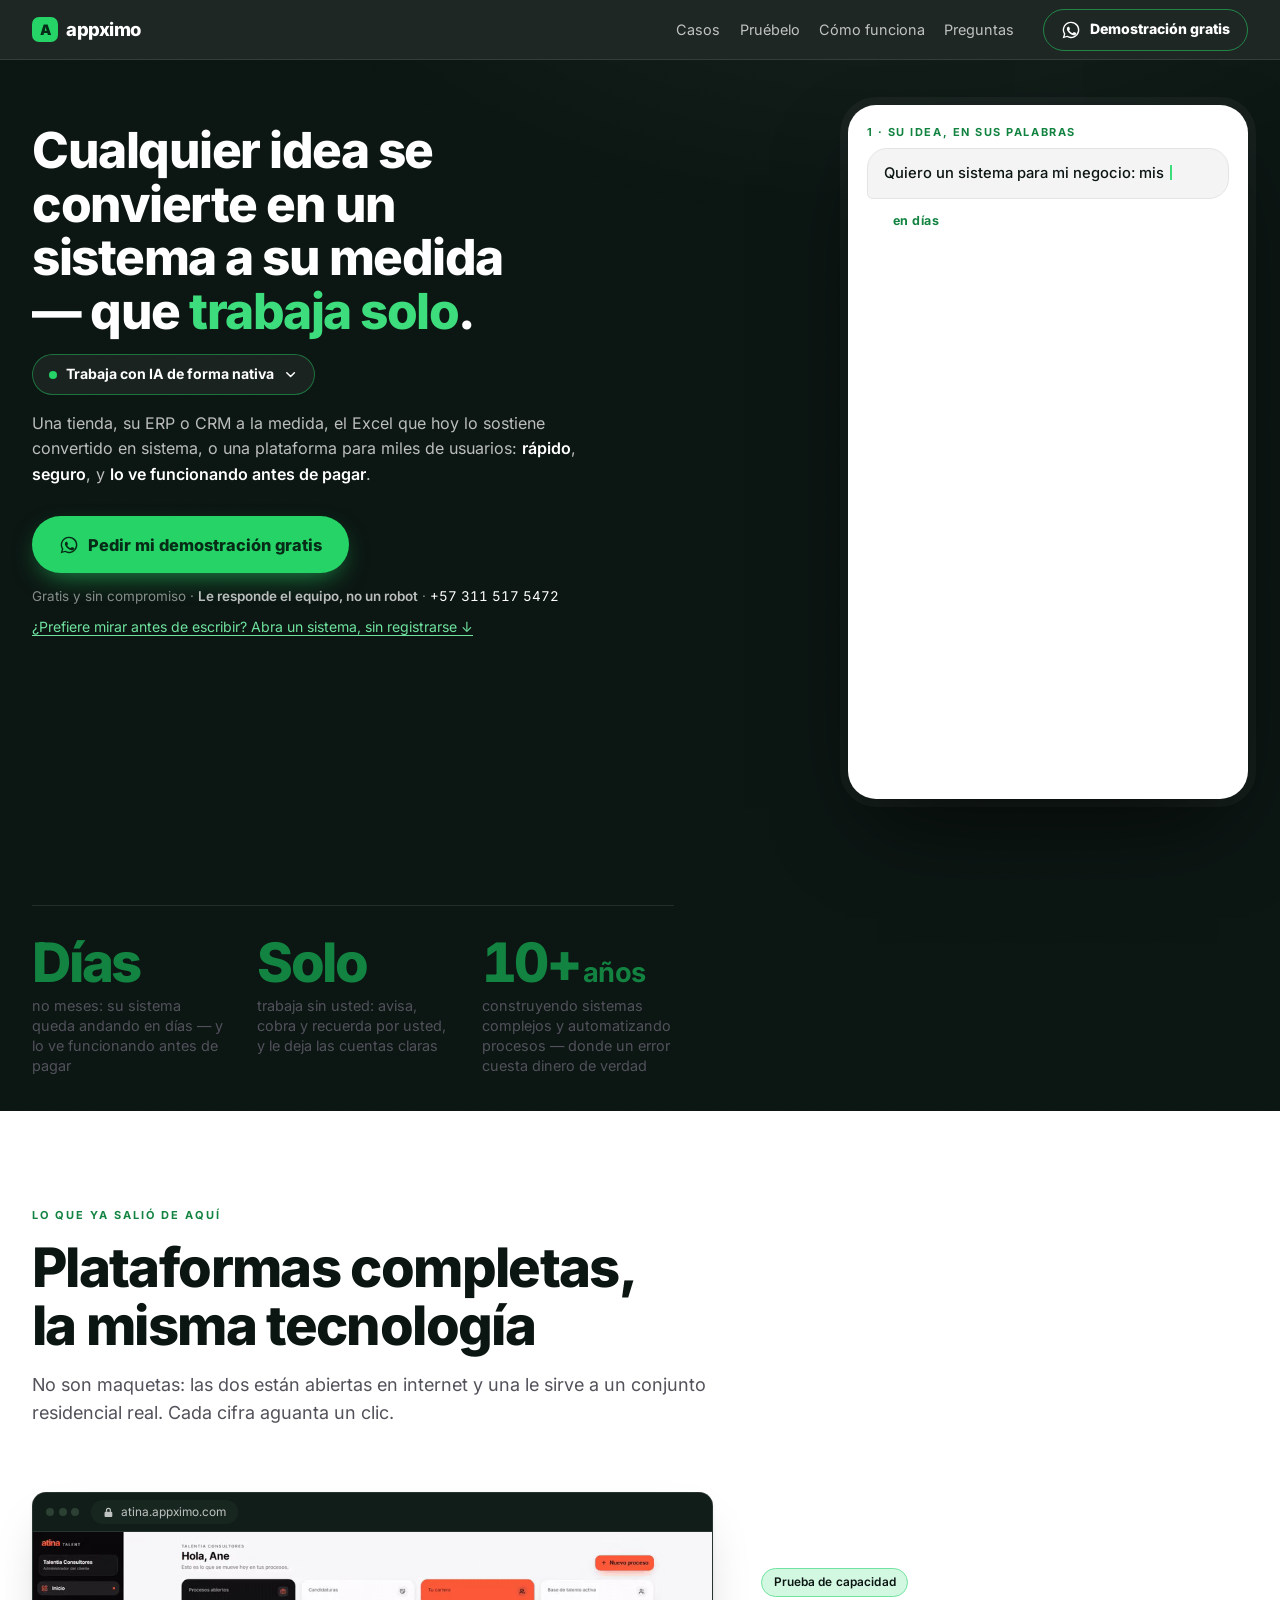
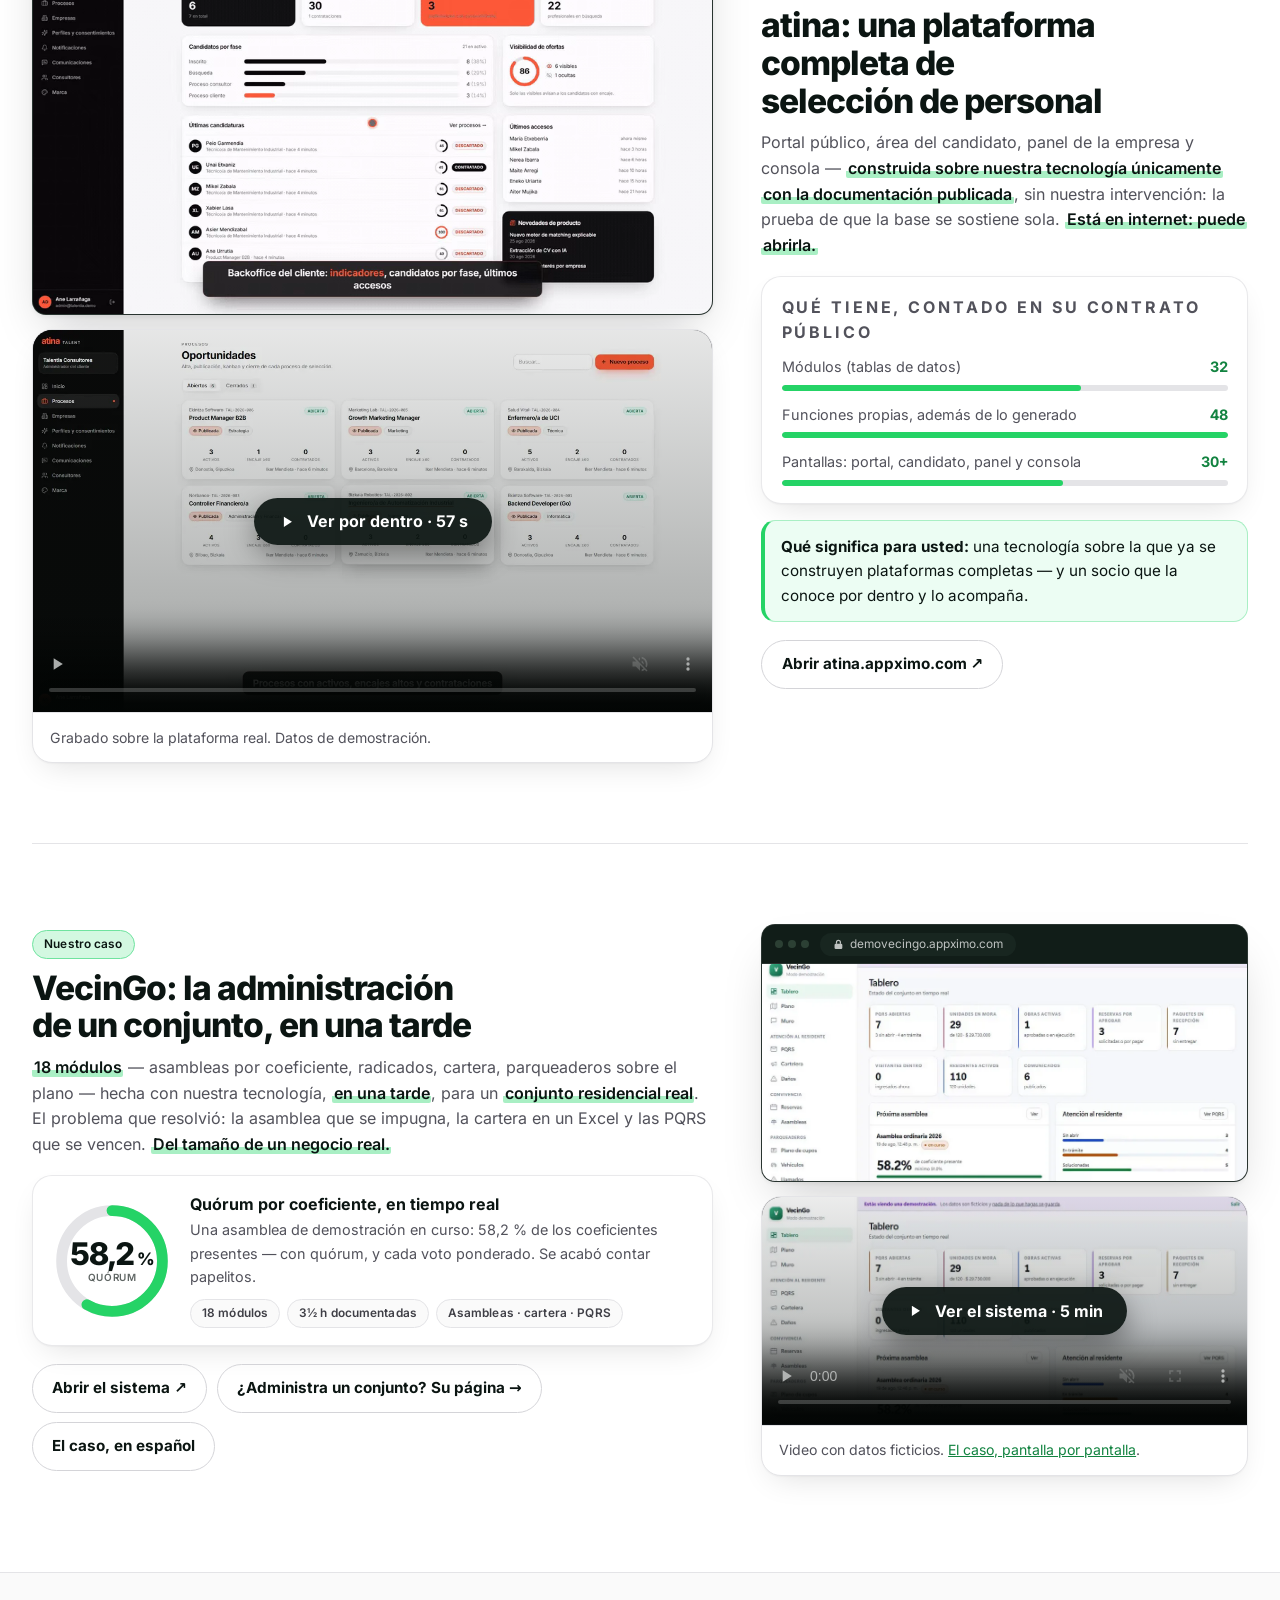
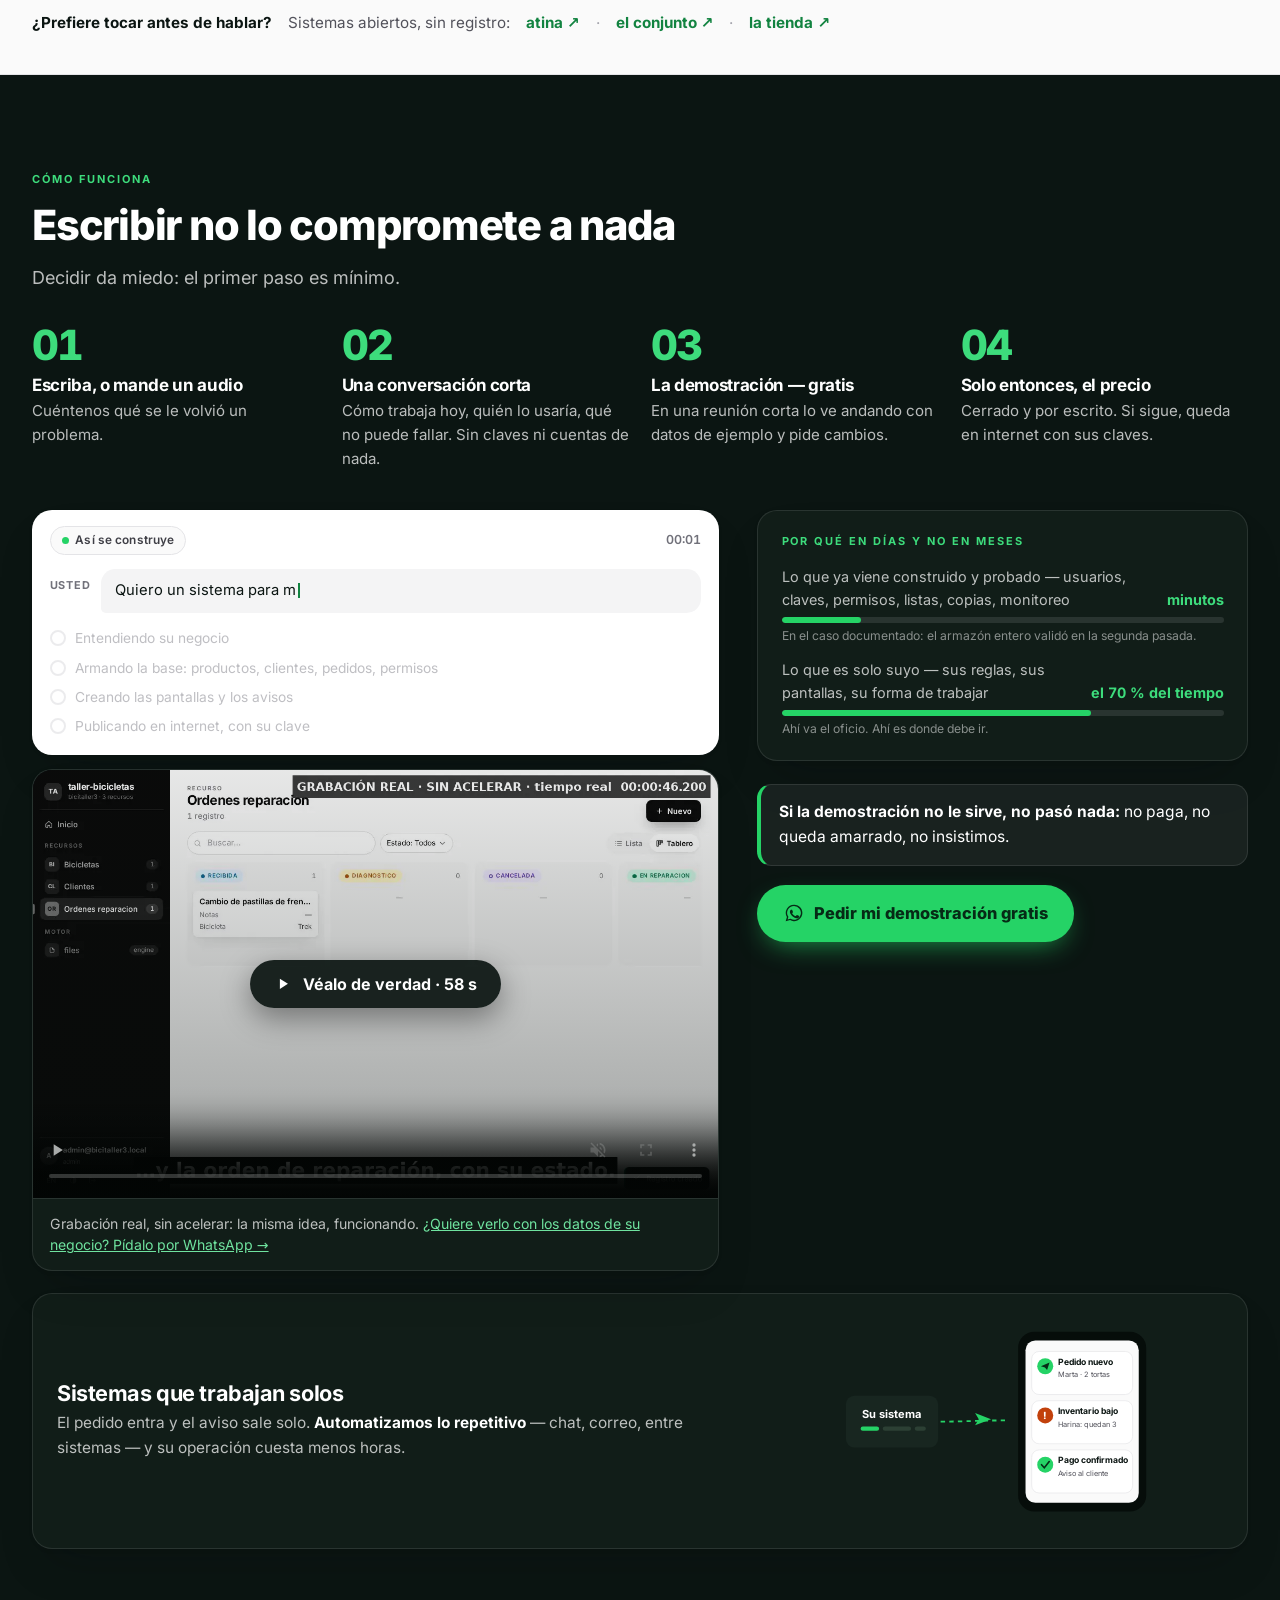
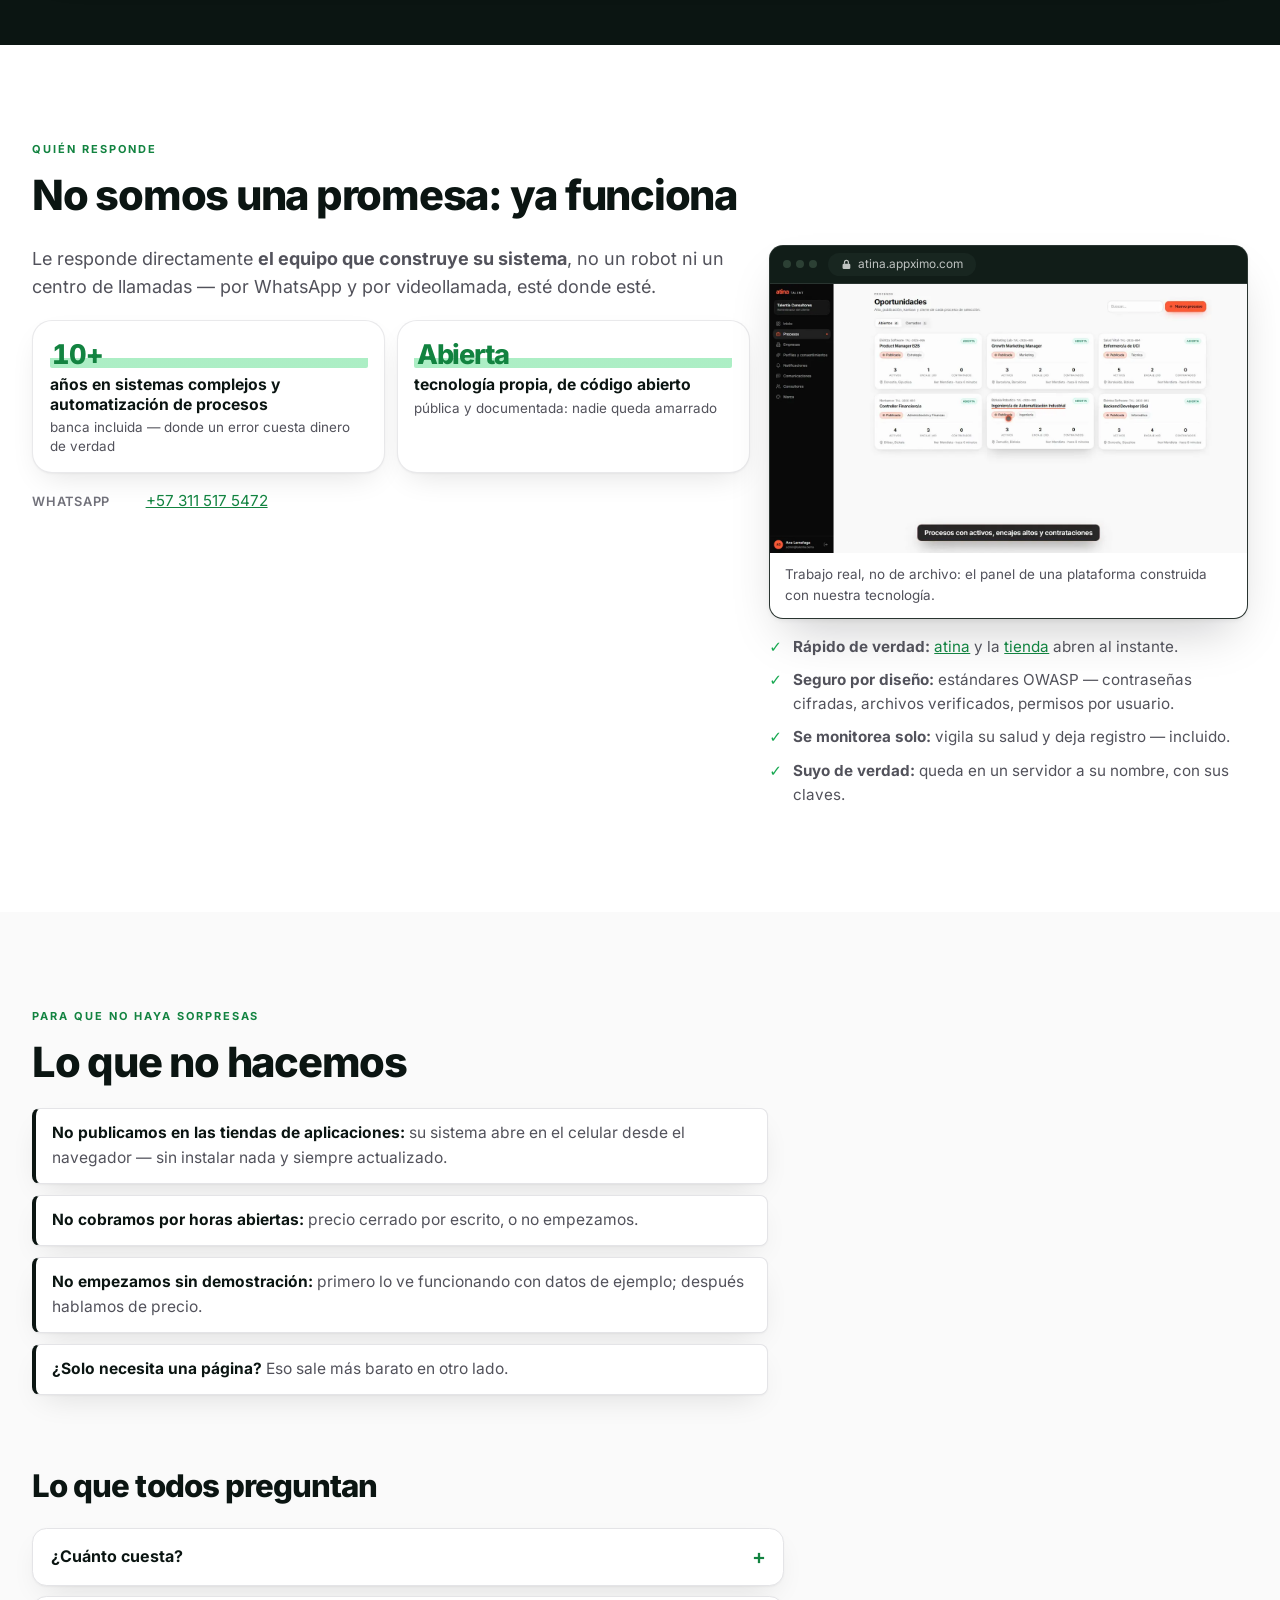
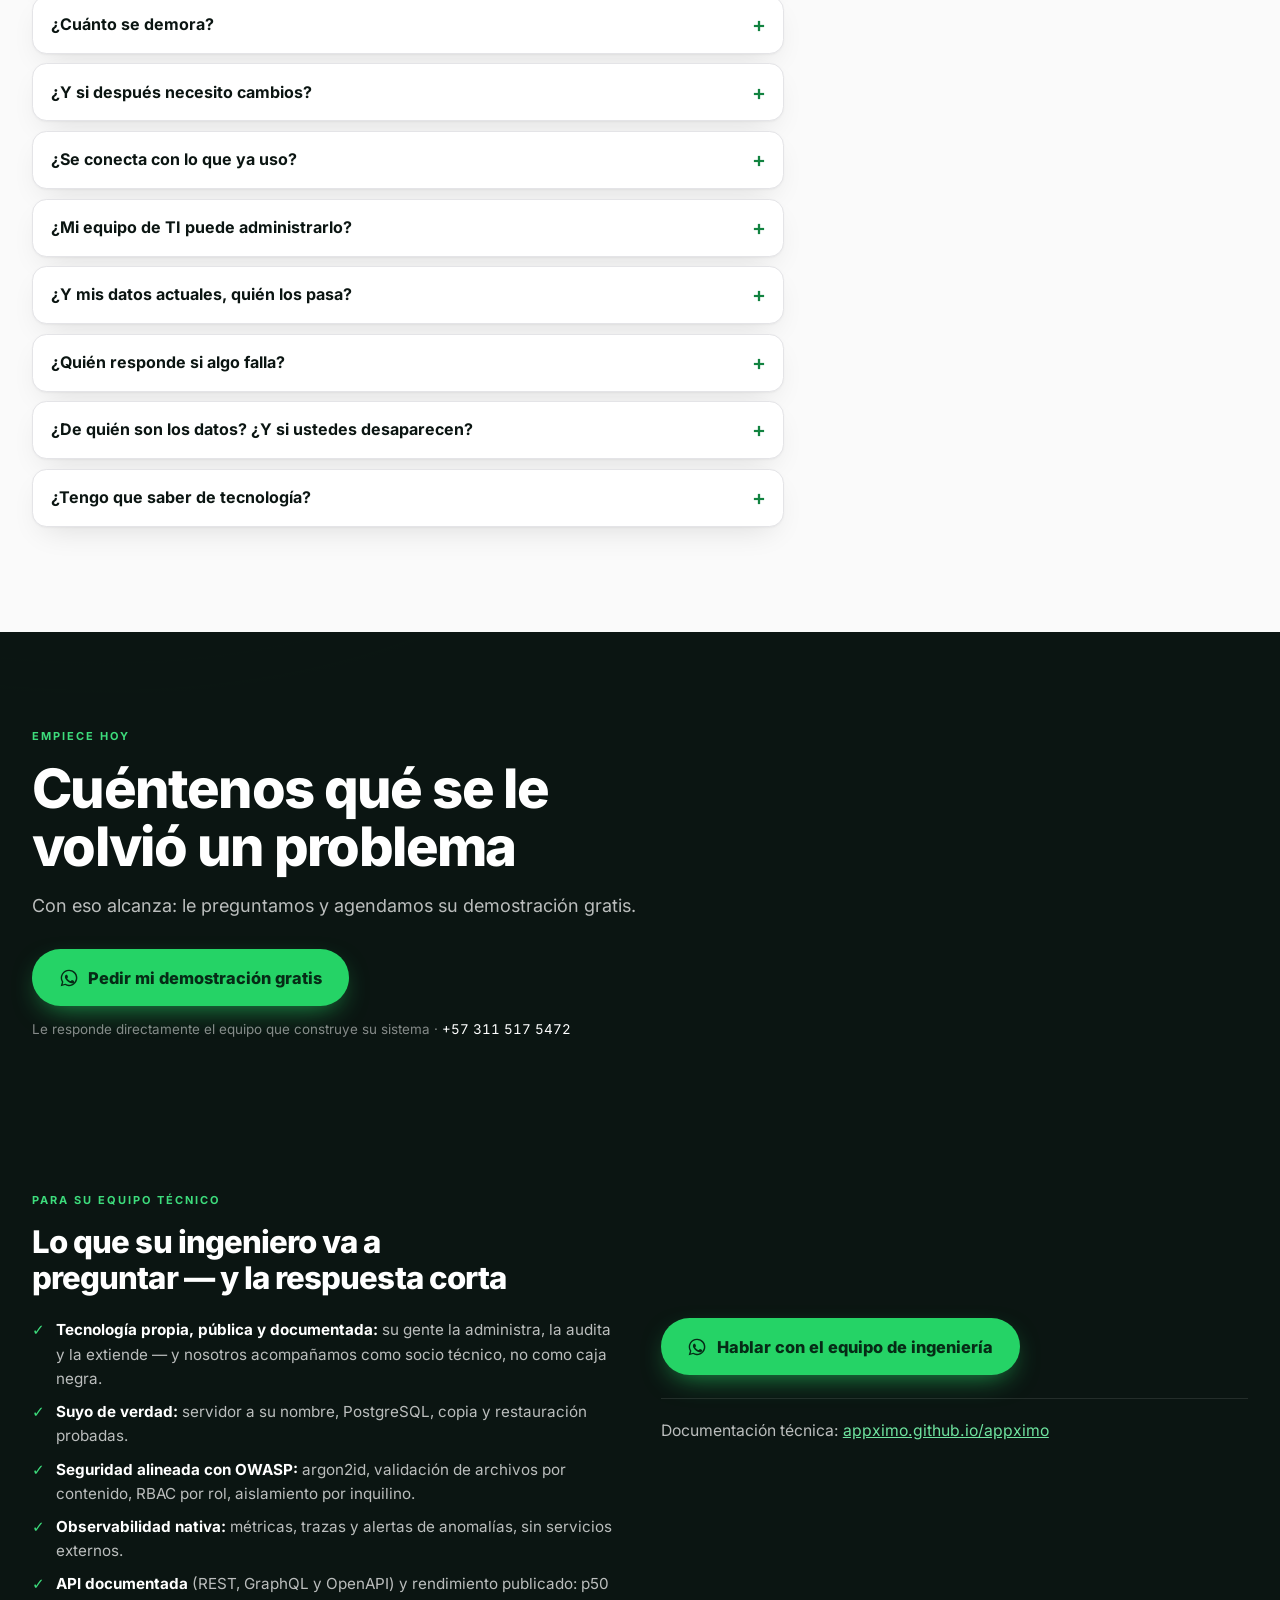
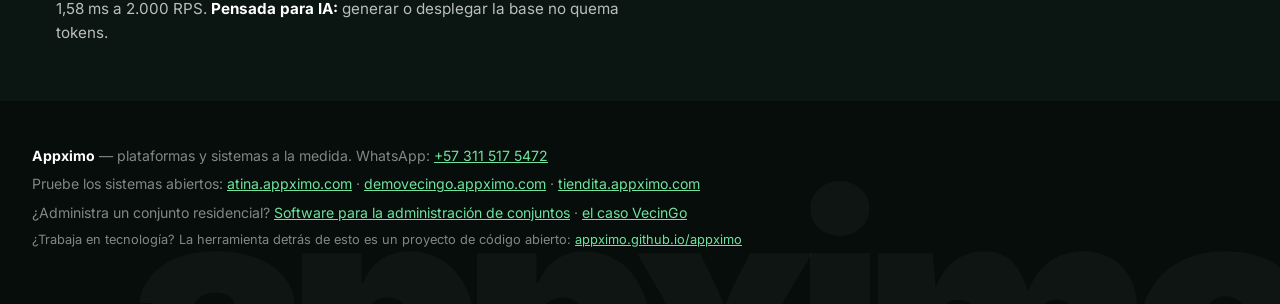
<file: index.html>
<!doctype html>
<html lang="es-CO">
<head>
<meta charset="utf-8">
<meta name="viewport" content="width=device-width, initial-scale=1">
<title>Appximo — Plataformas y sistemas a la medida, en días</title>
<meta name="description" content="Deje de perder pedidos, citas y cuentas: su negocio entero en un solo sistema hecho a su medida. Lo difícil ya está construido; queda andando en días, y lo ve funcionando antes de pagar. Demostración gratis por WhatsApp.">
<meta property="og:title" content="Appximo — Plataformas y sistemas a la medida, en días">
<meta property="og:description" content="Su negocio entero en un solo sistema hecho a su medida, andando en días. Lo ve funcionando antes de pagar.">
<meta property="og:image" content="https://appximo.com/assets/og.jpg">
<meta property="og:type" content="website">
<meta property="og:url" content="https://appximo.com/">
<meta property="og:locale" content="es_CO">
<link rel="canonical" href="https://appximo.com/">
<meta name="robots" content="index,follow,max-image-preview:large">
<meta name="theme-color" content="#0b1512">
<link rel="preload" href="assets/inter-latin-var.woff2" as="font" type="font/woff2" crossorigin>
<link rel="stylesheet" href="assets/system.css?v=51310427">
<link rel="icon" href="data:image/svg+xml,%3Csvg xmlns='http://www.w3.org/2000/svg' viewBox='0 0 64 64'%3E%3Crect width='64' height='64' rx='14' fill='%2325d366'/%3E%3Ctext x='32' y='45' font-family='Inter,Arial,sans-serif' font-size='38' font-weight='900' fill='%23062b16' text-anchor='middle'%3EA%3C/text%3E%3C/svg%3E">
<script type="application/ld+json">{"@context":"https://schema.org","@type":"ProfessionalService","name":"Appximo","url":"https://appximo.com/","description":"Sistemas y plataformas a la medida para negocios: tienda, ERP, agenda, administración de conjuntos. Demostración gratis por WhatsApp.","telephone":"+57 311 517 5472","sameAs":["https://github.com/appximo/appximo","https://appximo.github.io/appximo/"],"contactPoint":{"@type":"ContactPoint","contactType":"sales","telephone":"+57 311 517 5472","availableLanguage":"es","url":"https://wa.me/573115175472"}}</script>
<style>
  .hero-float{position:absolute;right:var(--gutter);top:clamp(4.5rem,9vw,7rem);z-index:3;display:none;width:15.5rem}
  @media(min-width:1000px){.hero-float{display:block}}
  .hero-float .card-dark{padding:.9rem 1rem}
  .notif{display:flex;align-items:center;gap:.7rem;padding:.55rem 0;border-top:1px solid var(--ink-line)}
  .notif:first-child{border-top:none;padding-top:0}
  .notif .ci{width:1.8rem;height:1.8rem;border-radius:50%;background:var(--color-brand-500);display:flex;align-items:center;justify-content:center;flex:none}
  .notif .ci svg{width:.9rem;height:.9rem}
  .notif b{display:block;font-size:.84rem;line-height:1.2}
  .notif span{display:block;font-size:.72rem;color:var(--ink-text-mute)}
  .case{display:grid;gap:1.6rem;align-items:center}
  @media(min-width:900px){.case{grid-template-columns:7fr 5fr;gap:3rem}.case.flip .case-media{order:2}}
  .case+.case{margin-top:clamp(3rem,7vw,5rem);padding-top:clamp(3rem,7vw,5rem);border-top:1px solid var(--zinc-200)}
  .case h3{font-size:clamp(1.5rem,3.2vw,2.1rem);letter-spacing:-.03em;line-height:1.12;margin:.6rem 0 .7rem;font-weight:800}
  .case p{color:var(--text-2);font-size:1rem}
  .case-media{display:grid;gap:.9rem}
  .case-links{display:flex;flex-wrap:wrap;gap:.6rem;margin-top:1.1rem}
  .bframe video.loop{display:block;width:100%}
  .case-panel{margin-top:1.1rem;padding:1.1rem 1.2rem}
  .case-panel .eyebrow{margin-bottom:.6rem}
  .meaning{margin-top:1rem;background:var(--color-brand-50);border:1px solid var(--color-brand-200);border-left:4px solid var(--color-brand-500);border-radius:var(--radius-xl);padding:.85rem 1rem;color:var(--color-ink);font-size:.95rem}
  .door-grid{display:grid;gap:1rem;align-items:center}
  @media(min-width:860px){.door-grid{grid-template-columns:1fr auto;gap:2rem}}
  .door h2{font-size:clamp(1.35rem,2.8vw,1.8rem);letter-spacing:-.03em}
  .door p{opacity:.85;font-size:.98rem;margin-top:.35rem}
  .invite{display:grid;gap:.9rem;margin-top:1.5rem}
  @media(min-width:700px){.invite{grid-template-columns:1fr 1fr}}
  .pick{display:grid;grid-template-columns:5rem 1fr;gap:1rem;align-items:center;padding:.9rem 1rem;text-decoration:none;color:inherit}
  .pk-img{width:5rem;height:5rem;border-radius:var(--radius-lg);overflow:hidden;border:1px solid var(--zinc-200);background:var(--zinc-100)}
  .pk-img img{width:100%;height:100%;object-fit:cover;object-position:top left}
  .pick b{display:block;color:var(--text);font-size:1rem;line-height:1.3}
  .pick span{display:block;color:var(--text-2);font-size:.86rem;line-height:1.45}
  .pick .chip{margin-top:.45rem}
  .steps{display:grid;gap:1.2rem;margin-top:2rem}
  @media(min-width:860px){.steps{grid-template-columns:repeat(4,1fr);gap:1.4rem}}
  .step h3{font-size:1.06rem;margin:.6rem 0 .3rem;color:#fff}
  .step p{color:var(--ink-text-dim);font-size:.94rem}
  .how-grid{display:grid;gap:1.4rem;margin-top:2.4rem;align-items:start}
  @media(min-width:900px){.how-grid{grid-template-columns:7fr 5fr;gap:2.4rem}}
  .no-risk{margin-top:1.4rem;background:rgba(255,255,255,.06);border:1px solid var(--ink-line);border-left:4px solid var(--color-brand-500);border-radius:var(--radius-xl);padding:.95rem 1.1rem;color:#fff;font-size:.97rem}
  .who-grid{display:grid;gap:1.2rem;margin-top:1.8rem}
  @media(min-width:860px){.who-grid{grid-template-columns:3fr 2fr;align-items:start}}
  .people{display:grid;gap:.9rem;margin-top:1rem}
  @media(min-width:520px){.people{grid-template-columns:1fr 1fr}}
  .person{display:flex;gap:.9rem;align-items:center;padding:1rem 1.1rem}
  .person b{display:block;font-size:1rem;line-height:1.25}
  .person span{display:block;font-size:.84rem;color:var(--text-2);line-height:1.4}
  .person .avatar{display:inline-flex;font-size:1.05rem;color:#fff;line-height:1}
  .cred-list{list-style:none;margin-top:.7rem}
  .cred-list li{padding-left:1.5rem;position:relative;margin:.55rem 0;color:var(--text-2);font-size:.95rem}
  .cred-list li::before{content:"✓";position:absolute;left:0;color:var(--color-brand-600);font-weight:800}
  .contact{display:grid;gap:.5rem;margin-top:1rem;font-size:.95rem}
  .contact div{display:flex;gap:.6rem;align-items:baseline}
  .contact b{min-width:6.5rem;color:var(--text-3);font-weight:600;font-size:.8rem;letter-spacing:.06em;text-transform:uppercase}
  .nots{display:grid;gap:.7rem;margin-top:1.4rem;max-width:46rem}
  .not{background:var(--white);border:1px solid var(--zinc-200);border-left:4px solid var(--color-ink);border-radius:var(--radius-lg);padding:.75rem 1rem;color:var(--text-2);font-size:.97rem;box-shadow:var(--shadow-soft)}
  .not b{color:var(--text)}
  .closing{position:relative;overflow:hidden}
  .closing::before{content:"";position:absolute;inset:-40% -20% auto;height:120%;background:radial-gradient(60rem 30rem at 20% 0%,color-mix(in srgb,var(--color-brand-700) 45%,transparent) 0%,transparent 60%);pointer-events:none}
  .closing .container-x{position:relative}
  .closing h2{max-width:16ch}
  .tech{padding:2.4rem 0;border-top:1px solid var(--zinc-200)}
  .tech p{color:var(--text-2);font-size:.92rem;max-width:46rem;margin-top:.5rem}
  .autom{display:grid;gap:1.2rem;align-items:center;padding:1.4rem 1.5rem;margin-top:1.4rem}
  @media(min-width:760px){.autom{grid-template-columns:3fr 2fr;gap:2rem}}
  .autom h3{font-size:1.35rem;color:#fff;margin-bottom:.35rem}
  .autom p{color:var(--ink-text-dim);font-size:.96rem}
  .autom-visual{margin:0 auto;max-width:20rem;width:100%}
  @media(max-width:759px){.hero .cta-row .btn-wa{font-size:.95rem;padding:.8rem 1.25rem;gap:.5rem}}
  /* ── chip IA (solo en la variante ?hero=idea) ── */
  /* ── palabras clave: se resaltan al escribirse y encienden su pestaña ── */
  .k{font-weight:600;color:inherit;background:linear-gradient(180deg,transparent 64%,color-mix(in srgb,var(--color-brand) 38%,transparent) 64%);border-radius:2px;padding:0 .08em}
  .b-bubble .k{background:linear-gradient(180deg,transparent 64%,var(--color-brand-200) 64%)}
  .plat-tabs span{transition:background .35s var(--ease),color .35s var(--ease),padding .35s var(--ease)}
  .plat-tabs span.lit{background:var(--color-brand-100);color:var(--color-brand-ink);border-radius:999px;padding:.1rem .5rem;box-shadow:0 0 0 3px color-mix(in srgb,var(--color-brand) 25%,transparent)}
  .fly{position:fixed;z-index:80;pointer-events:none;font-weight:700;font-size:.8rem;color:var(--color-on-brand);background:var(--color-brand);border-radius:999px;padding:.2rem .6rem;box-shadow:0 0 0 4px color-mix(in srgb,var(--color-brand) 30%,transparent),0 10px 30px -8px color-mix(in srgb,var(--color-brand) 80%,transparent);white-space:nowrap;will-change:transform,opacity}
  .fly-trail{position:fixed;z-index:79;pointer-events:none;width:.55rem;height:.55rem;border-radius:50%;background:var(--color-brand-300);opacity:.9;will-change:transform,opacity}
  html.js .plat.assemble .plat-tabs{animation:coIn .5s var(--ease) both}
  html.js .plat.assemble .plat-kpis{animation:coIn .5s var(--ease) .15s both}
  html.js .plat.assemble .co-order{animation:coIn .5s var(--ease) .3s both}
  .ia{margin:1rem 0 0;max-width:34rem}
  .ia summary{list-style:none;display:inline-flex;align-items:center;gap:.55rem;cursor:pointer;font-size:.88rem;font-weight:700;color:#fff;background:rgba(255,255,255,.06);border:1px solid color-mix(in srgb,var(--color-brand) 45%,transparent);border-radius:999px;padding:.5rem 1rem;transition:border-color .18s}
  .ia summary::-webkit-details-marker{display:none}
  .ia summary svg{width:.95rem;height:.95rem;transition:transform .28s var(--ease)}
  .ia[open] summary svg{transform:rotate(180deg)}
  .ia summary:hover{border-color:var(--color-brand)}
  .ia-dot{width:.5rem;height:.5rem;border-radius:50%;background:var(--color-brand)}
  .ia-body p{margin-top:.7rem;font-size:.95rem;color:var(--ink-text-dim);background:rgba(255,255,255,.05);border:1px solid var(--ink-line);border-radius:12px;padding:.8rem 1rem}
  .ia-body a{color:var(--color-brand-300);font-weight:700}
  /* ── el flujo idea → sistema → trabajando solo (el hero) ── */
  .flow{display:none;flex-direction:column;gap:.35rem;max-width:23rem;margin-left:auto}
  @media(min-width:1000px){.flow{display:flex}}
  .flow-m{display:flex;max-width:none;margin:1.8rem 0 0}
  @media(min-width:1000px){.flow-m{display:none}}
  .fl-k{display:block;font-size:11px;letter-spacing:.14em;text-transform:uppercase;font-weight:700;color:var(--color-brand-400);margin-bottom:.45rem}
  .fl-bubble{background:rgba(255,255,255,.07);border:1px solid var(--ink-line);border-radius:var(--radius-2xl) var(--radius-2xl) var(--radius-2xl) .35rem;padding:.85rem 1rem;font-size:.92rem;line-height:1.45;color:#fff;font-weight:500}
  .fl-arrow{display:flex;align-items:center;gap:.6rem;padding:.35rem 0 .35rem .9rem;color:var(--color-brand-400);font-size:.78rem;font-weight:700;letter-spacing:.04em}
  .fl-arrow::before{content:"";width:2px;height:1.4rem;background:repeating-linear-gradient(180deg,var(--color-brand-400) 0 4px,transparent 4px 8px);border-radius:2px}
  .co-order{width:100%;padding:.9rem 1rem;background:var(--white);color:var(--text);border-radius:var(--radius-2xl);box-shadow:var(--shadow-lift)}
  .co-order .eyebrow{margin-bottom:.35rem}
  .co-order b{display:block;font-size:1rem;line-height:1.25}
  .co-order .price{font-weight:800;font-variant-numeric:tabular-nums;font-size:1.25rem;letter-spacing:-.03em;margin-top:.3rem;white-space:nowrap}
  .co-order .row{display:flex;justify-content:space-between;align-items:center;margin-top:.55rem;gap:.5rem}
  .co-notif{width:100%;padding:.8rem .95rem}
  .stage{position:relative;display:none;margin-left:auto;max-width:25rem;padding:1.1rem;border-radius:var(--radius-3xl);background:var(--white);color:var(--text);border:1px solid rgba(255,255,255,.35);box-shadow:0 40px 90px -30px rgba(0,0,0,.7),0 0 0 8px rgba(255,255,255,.04)}
  .stage::before{content:"";position:absolute;inset:-14%;z-index:-1;background:radial-gradient(closest-side,rgba(255,255,255,.10),transparent 70%);pointer-events:none}
  .stage .fl-k{color:var(--color-brand-ink)}
  .stage .fl-bubble{background:var(--zinc-100);border-color:var(--zinc-200);color:var(--text);font-weight:500}
  .stage .fl-arrow{color:var(--color-brand-ink)}
  .stage .fl-arrow::before{background:repeating-linear-gradient(180deg,var(--color-brand-500) 0 4px,transparent 4px 8px)}
  .stage .plat{box-shadow:var(--shadow-soft);border:1px solid var(--zinc-200)}
  .stage .k{background:linear-gradient(180deg,transparent 64%,var(--color-brand-200) 64%)}
  .stage .fl-chips .chip-ghost{border-color:var(--zinc-200);background:var(--zinc-50);color:var(--zinc-700)}
  .stage .flow{display:flex;max-width:none;margin:0}
  @media(min-width:1000px){.stage{display:block}.flow-m{display:none}}
  @media(max-width:999px){
    .hero-layout{display:flex;flex-direction:column}
    .stage{display:block;order:-1;width:100%;max-width:none;margin:0 0 1.6rem;padding:.9rem;border-radius:var(--radius-2xl)}
    .flow-m{display:none}
    .hero-copy{padding-top:0}
    html.js .flow:not(.typed) .fl-after{display:none}
  }
  .plat{position:relative;background:var(--white);color:var(--text);border-radius:var(--radius-2xl);box-shadow:var(--shadow-lift);padding:.8rem .9rem .9rem}
  .plat::after{content:"";position:absolute;inset:-2px;border-radius:calc(var(--radius-2xl) + 2px);padding:2px;background:conic-gradient(from var(--sweep,0deg),transparent 0 70%,var(--color-brand-400) 85%,transparent 100%);-webkit-mask:linear-gradient(#000 0 0) content-box,linear-gradient(#000 0 0);-webkit-mask-composite:xor;mask-composite:exclude;opacity:0;pointer-events:none}
  .plat-tabs{display:flex;gap:.9rem;font-size:.74rem;font-weight:600;color:var(--text-3);border-bottom:1px solid var(--zinc-100);padding-bottom:.5rem;margin-bottom:.6rem}
  .plat-tabs .on{color:var(--color-brand-ink);border-bottom:2px solid var(--color-brand);margin-bottom:-.55rem;padding-bottom:.45rem}
  .plat-kpis{display:grid;grid-template-columns:repeat(3,auto);gap:.9rem;justify-content:start;margin-bottom:.7rem}
  .plat-kpis b{display:block;font-weight:800;font-size:1.02rem;letter-spacing:-.03em;line-height:1.1;white-space:nowrap}
  .plat-kpis span{display:block;font-size:.68rem;color:var(--text-3);line-height:1.2}
  .plat-kpis b span{display:inline;font-size:inherit;color:inherit;line-height:inherit}
  .plat .co-order{box-shadow:none;border:1px solid var(--zinc-200);padding:.7rem .8rem}
  .fl-chips{display:flex;flex-wrap:wrap;gap:.4rem;margin-top:.6rem}
  .fl-caret{display:none;width:2px;height:1em;background:var(--color-brand-400);vertical-align:-.15em;margin-left:2px}
  html.js .flow.typing .fl-caret{display:inline-block}
  /* narrativa de UNA pasada: corre siempre (no es un bucle); solo el parpadeo del cursor respeta reducir-movimiento */
  @keyframes coIn{from{opacity:0;transform:translateY(14px)}to{opacity:1;transform:none}}
  @keyframes caret{0%,100%{opacity:0}50%{opacity:1}}
  html.js .flow>.fl-step:first-child{animation:coIn .5s var(--ease) both;animation-delay:.2s}
  @media (prefers-reduced-motion:no-preference){html.js .flow.typing .fl-caret{animation:caret .9s steps(1) infinite}}
  html.js .flow:not(.typed) .fl-after{opacity:0}
  html.js .flow.typed .fl-after{animation:coIn .6s var(--ease) both}
  html.js .flow.typed .fl-after:nth-of-type(2){animation-delay:.15s}html.js .flow.typed .fl-after:nth-of-type(3){animation-delay:.4s}html.js .flow.typed .fl-after:nth-of-type(4){animation-delay:1.2s}html.js .flow.typed .fl-after:nth-of-type(5){animation-delay:1.45s}
  html.js .flow .fl-bubble{transition:transform .5s var(--ease),opacity .5s var(--ease);transform-origin:left top}
  html.js .flow.typed .fl-bubble{transform:scale(.97);opacity:.8}
  html.js .flow .fl-arrow::before{transform:scaleY(0);transform-origin:top;transition:transform .45s var(--ease)}
  html.js .flow.typed .fl-arrow::before{transform:none}
  html.js .flow.typed .fl-arrow:nth-of-type(4)::before{transition-delay:1.1s}
  @property --sweep{syntax:"<angle>";inherits:false;initial-value:0deg}
  @keyframes sweep{from{--sweep:0deg;opacity:1}to{--sweep:360deg;opacity:0}}
  html.js .flow.typed .plat::after{animation:sweep 1.5s var(--ease) .45s 1 both}
  @keyframes platIn{from{opacity:0;transform:translateY(16px) scale(.94)}to{opacity:1;transform:none}}
  html.js .flow.typed .plat{animation:platIn .7s var(--ease) .4s both}
  html.js .flow.typed .co-notif .notif{animation:coIn .5s var(--ease) both}
  html.js .flow.typed .co-notif .notif:nth-child(1){animation-delay:1.5s}html.js .flow.typed .co-notif .notif:nth-child(2){animation-delay:1.75s}html.js .flow.typed .co-notif .notif:nth-child(3){animation-delay:2s}
  html.js .flow.typed .fl-chips .chip{animation:coIn .45s var(--ease) both}
  html.js .flow.typed .fl-chips .chip:nth-child(1){animation-delay:2.1s}html.js .flow.typed .fl-chips .chip:nth-child(2){animation-delay:2.25s}html.js .flow.typed .fl-chips .chip:nth-child(3){animation-delay:2.4s}
  .notif{display:flex;align-items:center;gap:.7rem;padding:.55rem 0;border-top:1px solid var(--ink-line)}
  .notif:first-child{border-top:none;padding-top:0}
  .notif .ci{width:1.8rem;height:1.8rem;border-radius:50%;background:var(--color-brand-500);display:flex;align-items:center;justify-content:center;flex:none}
  .notif .ci svg{width:.9rem;height:.9rem}
  .notif b{display:block;font-size:.84rem;line-height:1.2}
  .notif span{display:block;font-size:.72rem;color:var(--ink-text-mute)}
  .case{display:grid;gap:1.6rem;align-items:center}
  @media(min-width:900px){.case{grid-template-columns:7fr 5fr;gap:3rem}.case.flip .case-media{order:2}}
  .case+.case{margin-top:clamp(3rem,7vw,5rem);padding-top:clamp(3rem,7vw,5rem);border-top:1px solid var(--zinc-200)}
  .case h3{font-size:clamp(1.5rem,3.2vw,2.1rem);letter-spacing:-.03em;line-height:1.12;margin:.6rem 0 .7rem;font-weight:800}
  .case p{color:var(--text-2);font-size:1rem}
  .case-media{display:grid;gap:.9rem}
  .case-links{display:flex;flex-wrap:wrap;gap:.6rem;margin-top:1.1rem}
  .case-panel{margin-top:1.1rem;padding:1.1rem 1.2rem}
  .case-panel .eyebrow{margin-bottom:.6rem}
  .meaning{margin-top:1rem;background:var(--color-brand-50);border:1px solid var(--color-brand-200);border-left:4px solid var(--color-brand-500);border-radius:var(--radius-xl);padding:.85rem 1rem;color:var(--color-ink);font-size:.95rem}
  .door-grid{display:grid;gap:1rem;align-items:center}
  @media(min-width:860px){.door-grid{grid-template-columns:1fr auto;gap:2rem}}
  .door h2{font-size:clamp(1.35rem,2.8vw,1.8rem);letter-spacing:-.03em}
  .door p{opacity:.85;font-size:.98rem;margin-top:.35rem}
  .invite{display:grid;gap:.9rem;margin-top:1.5rem}
  @media(min-width:700px){.invite{grid-template-columns:1fr 1fr}}
  .pick{display:grid;grid-template-columns:5rem 1fr;gap:1rem;align-items:center;padding:.9rem 1rem;text-decoration:none;color:inherit}
  .pk-img{width:5rem;height:5rem;border-radius:var(--radius-lg);overflow:hidden;border:1px solid var(--zinc-200);background:var(--zinc-100)}
  .pk-img img{width:100%;height:100%;object-fit:cover;object-position:top left}
  .pick b{display:block;color:var(--text);font-size:1rem;line-height:1.3}
  .pick span{display:block;color:var(--text-2);font-size:.86rem;line-height:1.45}
  .pick .chip{margin-top:.45rem}
  .steps{display:grid;gap:1.2rem;margin-top:2rem}
  @media(min-width:860px){.steps{grid-template-columns:repeat(4,1fr);gap:1.4rem}}
  .step h3{font-size:1.06rem;margin:.6rem 0 .3rem;color:#fff}
  .step p{color:var(--ink-text-dim);font-size:.94rem}
  .how-grid{display:grid;gap:1.4rem;margin-top:2.4rem;align-items:start}
  @media(min-width:900px){.how-grid{grid-template-columns:7fr 5fr;gap:2.4rem}}
  .no-risk{margin-top:1.4rem;background:rgba(255,255,255,.06);border:1px solid var(--ink-line);border-left:4px solid var(--color-brand-500);border-radius:var(--radius-xl);padding:.95rem 1.1rem;color:#fff;font-size:.97rem}
  .who-grid{display:grid;gap:1.2rem;margin-top:1.8rem}
  @media(min-width:860px){.who-grid{grid-template-columns:3fr 2fr;align-items:start}}
  .people{display:grid;gap:.9rem;margin-top:1rem}
  @media(min-width:520px){.people{grid-template-columns:1fr 1fr}}
  .person{display:flex;gap:.9rem;align-items:center;padding:1rem 1.1rem}
  .person b{display:block;font-size:1rem;line-height:1.25}
  .person span{display:block;font-size:.84rem;color:var(--text-2);line-height:1.4}
  .person .avatar{display:inline-flex;font-size:1.05rem;color:#fff;line-height:1}
  .cred-list{list-style:none;margin-top:.7rem}
  .cred-list li{padding-left:1.5rem;position:relative;margin:.55rem 0;color:var(--text-2);font-size:.95rem}
  .cred-list li::before{content:"✓";position:absolute;left:0;color:var(--color-brand-600);font-weight:800}
  .contact{display:grid;gap:.5rem;margin-top:1rem;font-size:.95rem}
  .contact div{display:flex;gap:.6rem;align-items:baseline}
  .contact b{min-width:6.5rem;color:var(--text-3);font-weight:600;font-size:.8rem;letter-spacing:.06em;text-transform:uppercase}
  .nots{display:grid;gap:.7rem;margin-top:1.4rem;max-width:46rem}
  .not{background:var(--white);border:1px solid var(--zinc-200);border-left:4px solid var(--color-ink);border-radius:var(--radius-lg);padding:.75rem 1rem;color:var(--text-2);font-size:.97rem;box-shadow:var(--shadow-soft)}
  .not b{color:var(--text)}
  .closing{position:relative;overflow:hidden}
  .closing::before{content:"";position:absolute;inset:-40% -20% auto;height:120%;background:radial-gradient(60rem 30rem at 20% 0%,color-mix(in srgb,var(--color-brand-700) 45%,transparent) 0%,transparent 60%);pointer-events:none}
  .closing .container-x{position:relative}
  .closing h2{max-width:16ch}
  .tech{padding:2.4rem 0;border-top:1px solid var(--zinc-200)}
  .tech p{color:var(--text-2);font-size:.92rem;max-width:46rem;margin-top:.5rem}
  .autom{display:grid;gap:1.2rem;align-items:center;padding:1.4rem 1.5rem;margin-top:1.4rem}
  @media(min-width:760px){.autom{grid-template-columns:3fr 2fr;gap:2rem}}
  .autom h3{font-size:1.35rem;color:#fff;margin-bottom:.35rem}
  .autom p{color:var(--ink-text-dim);font-size:.96rem}
  .autom-visual{margin:0 auto;max-width:20rem;width:100%}
  @media(max-width:759px){.hero .cta-row .btn-wa{font-size:.95rem;padding:.8rem 1.25rem;gap:.5rem}}
  /* ── chip IA (solo en la variante ?hero=idea) ── */
  .ia{margin:1rem 0 0;max-width:34rem}
  .ia summary{list-style:none;display:inline-flex;align-items:center;gap:.55rem;cursor:pointer;font-size:.88rem;font-weight:700;color:#fff;background:rgba(255,255,255,.06);border:1px solid color-mix(in srgb,var(--color-brand) 45%,transparent);border-radius:999px;padding:.5rem 1rem;transition:border-color .18s}
  .ia summary::-webkit-details-marker{display:none}
  .ia summary svg{width:.95rem;height:.95rem;transition:transform .28s var(--ease)}
  .ia[open] summary svg{transform:rotate(180deg)}
  .ia summary:hover{border-color:var(--color-brand)}
  .ia-dot{width:.5rem;height:.5rem;border-radius:50%;background:var(--color-brand)}
  .ia-body p{margin-top:.7rem;font-size:.95rem;color:var(--ink-text-dim);background:rgba(255,255,255,.05);border:1px solid var(--ink-line);border-radius:12px;padding:.8rem 1rem}
  .ia-body a{color:var(--color-brand-300);font-weight:700}
  /* ── el collage de componentes del hero ── */
  .collage{position:relative;min-height:22rem;display:none}
  @media(min-width:1000px){.collage{display:block}}
  .collage>*{position:absolute}
  .co-order{left:0;top:1.2rem;width:17rem;padding:1rem 1.1rem;background:var(--white);color:var(--text);border-radius:var(--radius-2xl);box-shadow:var(--shadow-lift)}
  .co-order .eyebrow{margin-bottom:.4rem}
  .co-order b{display:block;font-size:1.02rem;line-height:1.25}
  .co-order .price{font-weight:800;font-variant-numeric:tabular-nums;font-size:1.3rem;letter-spacing:-.03em;margin-top:.35rem}
  .co-order .row{display:flex;justify-content:space-between;align-items:center;margin-top:.6rem;gap:.5rem}
  .co-notif{right:0;top:0;width:15.5rem;padding:.9rem 1rem}
  .co-ring{left:2.5rem;bottom:0;width:20rem;padding:.9rem 1rem 1rem;display:flex;align-items:center;gap:.9rem;background:var(--white);color:var(--text);border-radius:var(--radius-2xl);box-shadow:var(--shadow-lift)}
  .co-ring b{display:block;font-size:.9rem;line-height:1.25}
  .co-ring span{display:block;font-size:.76rem;color:var(--text-2);margin-top:.15rem}
  .notif{display:flex;align-items:center;gap:.7rem;padding:.55rem 0;border-top:1px solid var(--ink-line)}
  .notif:first-child{border-top:none;padding-top:0}
  .notif:last-child{padding-bottom:0}
  .notif .ci{width:1.8rem;height:1.8rem;border-radius:50%;background:var(--color-brand-500);display:flex;align-items:center;justify-content:center;flex:none}
  .notif .ci svg{width:.9rem;height:.9rem}
  .notif b{display:block;font-size:.84rem;line-height:1.2}
  .notif span{display:block;font-size:.72rem;color:var(--ink-text-mute)}
  section[id]{scroll-margin-top:4.6rem}
  /* ── el escenario blanco de «Cómo funciona» ── */
  .build{background:var(--white);color:var(--text);border-radius:var(--radius-2xl);box-shadow:var(--shadow-lift);padding:1rem 1.1rem 1.1rem;position:relative;overflow:hidden}
  .b-head{display:flex;justify-content:space-between;align-items:center;margin-bottom:.9rem}
  .b-time{font-size:.78rem;color:var(--text-3);font-weight:600}
  .b-chat{display:flex;gap:.6rem;align-items:flex-start}
  .b-who{font-size:.68rem;font-weight:700;letter-spacing:.08em;text-transform:uppercase;color:var(--text-3);padding-top:.5rem;flex:none}
  .b-bubble{background:var(--zinc-100);border-radius:var(--radius-xl) var(--radius-xl) var(--radius-xl) .3rem;padding:.7rem .9rem;font-size:.92rem;line-height:1.45;color:var(--text);min-height:2.6rem;flex:1}
  .b-caret{display:none;width:2px;height:1em;background:var(--color-brand-ink);vertical-align:-.15em;margin-left:2px}
  .b-proc{list-style:none;margin:.9rem 0 0;display:grid;gap:.45rem;padding-left:0}
  .b-proc li{display:flex;align-items:center;gap:.6rem;font-size:.86rem;color:var(--text-3)}
  .b-proc li i{width:1rem;height:1rem;border-radius:50%;border:2px solid var(--zinc-300);flex:none;position:relative;transition:border-color .3s,background .3s}
  .b-proc li.on{color:var(--text)}
  .b-proc li.on i{border-color:var(--color-brand-500)}
  .b-proc li.done{color:var(--text-2)}
  .b-proc li.done i{background:var(--color-brand-500);border-color:var(--color-brand-500)}
  .b-proc li.done i::after{content:"";position:absolute;left:.28rem;top:.1rem;width:.28rem;height:.5rem;border:solid var(--color-on-brand);border-width:0 2px 2px 0;transform:rotate(45deg)}
  .b-out{margin-top:.9rem;border-radius:14px;overflow:hidden;border:1px solid var(--zinc-200);box-shadow:var(--shadow-soft)}
  .b-out .bbar{background:var(--color-ink-800)}
  .b-plat{border-radius:0;box-shadow:none}
  .b-order{display:flex;align-items:center;justify-content:space-between;gap:.6rem}
  .b-plat::after{border-radius:0}
  html.js .build:not(.p3) .b-out{display:none}
  html.js .build:not(.p2) .b-proc{opacity:.45}
  @keyframes procPulse{0%,100%{box-shadow:0 0 0 0 color-mix(in srgb,var(--color-brand) 45%,transparent)}70%{box-shadow:0 0 0 .5rem transparent}}
  html.js .build.p1 .b-caret{display:inline-block}
  @media (prefers-reduced-motion:no-preference){html.js .build.p1 .b-caret{animation:caret .9s steps(1) infinite}}
  html.js .b-proc li.on i{animation:procPulse 1s ease-out 3}
  html.js .build.p3 .b-out{animation:platIn .7s var(--ease) both}
  html.js .build.p3 .b-plat::after{animation:sweep 1.5s var(--ease) .3s 1 both}
  /* ── la franja de demos ── */
  .strip{display:flex;flex-wrap:wrap;align-items:center;gap:.5rem 1rem;font-size:.95rem;color:var(--text-2)}
  .strip b{color:var(--text)}
  .strip a{font-weight:700;text-decoration:none;color:var(--color-brand-ink);white-space:nowrap}
  .strip a:hover{text-decoration:underline}
  .strip .sep{color:var(--zinc-400)}
  /* ── bloque de equipo ── */
  .team-grid{display:grid;gap:1.2rem;margin-top:1.6rem}
  @media(min-width:860px){.team-grid{grid-template-columns:3fr 2fr;align-items:start}}
  .creds{display:grid;gap:.7rem;margin-top:1.1rem}
  @media(min-width:600px){.creds{grid-template-columns:repeat(2,1fr)}}
  .cred{padding:1rem 1.05rem}
  .cred b{display:block;font-size:.98rem;line-height:1.25}
  .cred span{display:block;font-size:.84rem;color:var(--text-2);margin-top:.25rem;line-height:1.4}
  .cred .k{display:block;font-weight:800;font-size:1.7rem;letter-spacing:-.04em;color:var(--color-brand-ink);font-variant-numeric:tabular-nums;line-height:1;margin-bottom:.45rem}
  /* ── segmento para empresas con equipo técnico ── */
  .tec-grid{display:grid;gap:1.6rem;align-items:start;margin-top:2rem}
  @media(min-width:900px){.tec-grid{grid-template-columns:6fr 6fr;gap:2.6rem}}
  .tec-grid h3{font-size:1.35rem;color:#fff;margin:.6rem 0 .5rem}
  .tec-grid p{color:var(--ink-text-dim);font-size:.98rem}
  .tec-args{list-style:none;margin-top:1rem;display:grid;gap:.55rem}
  .tec-args li{padding-left:1.5rem;position:relative;color:var(--ink-text-dim);font-size:.95rem}
  .tec-args li::before{content:"✓";position:absolute;left:0;color:var(--color-brand-400);font-weight:800}
  .tec-args li strong{color:#fff}
  .tec-foot{margin-top:1.4rem;padding-top:1.2rem;border-top:1px solid var(--ink-line);font-size:.9rem;color:var(--ink-text-mute)}
</style>
</head>
<body>
<nav class="nav" id="nav"><div class="container-x nav-in">
  <a class="logo" href="/"><span class="logo-mark">A</span>appximo</a>
  <div class="nav-links"><a href="#casos">Casos</a><a href="#pruebe">Pruébelo</a><a href="#como">Cómo funciona</a><a href="#preguntas">Preguntas</a></div>
  <a class="btn btn-wa compact" href="https://wa.me/573115175472?text=Hola%2C%20quiero%20una%20demostraci%C3%B3n%20gratis%20para%20mi%20negocio.%20Los%20vi%20en%20appximo.com%20%28men%C3%BA%29."><svg viewBox="0 0 24 24" fill="currentColor" aria-hidden="true"><path d="M12.04 2a9.9 9.9 0 0 0-8.53 14.9L2 22l5.25-1.47A9.9 9.9 0 1 0 12.04 2Zm0 1.67a8.22 8.22 0 1 1-4.2 15.3l-.3-.18-3.12.87.84-3.04-.2-.31a8.22 8.22 0 0 1 6.98-12.64Zm-3.3 4.42c-.18 0-.47.07-.72.34-.25.27-.95.93-.95 2.27 0 1.34.97 2.63 1.11 2.81.13.18 1.87 3 4.63 4.08 2.3.9 2.77.72 3.27.68.5-.05 1.62-.66 1.85-1.3.23-.65.23-1.2.16-1.31-.07-.11-.25-.18-.52-.32-.27-.13-1.62-.8-1.87-.9-.25-.09-.43-.13-.61.14-.18.27-.7.9-.86 1.08-.16.18-.32.2-.59.07-.27-.14-1.15-.42-2.19-1.35-.81-.72-1.35-1.61-1.51-1.88-.16-.27-.02-.42.12-.55.12-.12.27-.32.4-.48.14-.16.18-.27.27-.45.09-.18.05-.34-.02-.48-.07-.14-.6-1.46-.83-2-.2-.46-.4-.44-.61-.45h-.53Z"/></svg>Demostración gratis</a>
</div></nav>

<header class="hero grain">
  <div class="hero-veil" aria-hidden="true"></div>
  <div class="container-x">
    <div class="hero-layout">
    <div class="hero-copy">
      <h1 id="hero-h1">Deje de perder pedidos, citas y cuentas: su negocio entero <em>en un solo lugar</em>.</h1>
      <p class="sub" id="hero-sub">Hecho a su medida, andando en días, y <strong>trabajando solo</strong>: avisa, cobra y recuerda por usted. <strong>Lo ve funcionando antes de pagar</strong>.</p>
      <div class="cta-row">
        <a class="btn btn-wa btn-pulse" href="https://wa.me/573115175472?text=Hola%2C%20quiero%20una%20demostraci%C3%B3n%20gratis%20para%20mi%20negocio.%20Los%20vi%20en%20appximo.com%20%28inicio%29."><svg viewBox="0 0 24 24" fill="currentColor" aria-hidden="true"><path d="M12.04 2a9.9 9.9 0 0 0-8.53 14.9L2 22l5.25-1.47A9.9 9.9 0 1 0 12.04 2Zm0 1.67a8.22 8.22 0 1 1-4.2 15.3l-.3-.18-3.12.87.84-3.04-.2-.31a8.22 8.22 0 0 1 6.98-12.64Zm-3.3 4.42c-.18 0-.47.07-.72.34-.25.27-.95.93-.95 2.27 0 1.34.97 2.63 1.11 2.81.13.18 1.87 3 4.63 4.08 2.3.9 2.77.72 3.27.68.5-.05 1.62-.66 1.85-1.3.23-.65.23-1.2.16-1.31-.07-.11-.25-.18-.52-.32-.27-.13-1.62-.8-1.87-.9-.25-.09-.43-.13-.61.14-.18.27-.7.9-.86 1.08-.16.18-.32.2-.59.07-.27-.14-1.15-.42-2.19-1.35-.81-.72-1.35-1.61-1.51-1.88-.16-.27-.02-.42.12-.55.12-.12.27-.32.4-.48.14-.16.18-.27.27-.45.09-.18.05-.34-.02-.48-.07-.14-.6-1.46-.83-2-.2-.46-.4-.44-.61-.45h-.53Z"/></svg>Pedir mi demostración gratis</a>
        <p class="cta-trust">Gratis y sin compromiso · <b>Le responde el equipo, no un robot</b> · <a href="https://wa.me/573115175472?text=Hola%2C%20quiero%20una%20demostraci%C3%B3n%20gratis%20para%20mi%20negocio.%20Los%20vi%20en%20appximo.com%20%28tel%C3%A9fono%29.">+57 311 517 5472</a></p>
        <p class="cta-alt"><a href="#pruebe">¿Prefiere mirar antes de escribir? Abra un sistema, sin registrarse ↓</a></p>
      </div>
      <div class="flow flow-m" id="flow-m" aria-hidden="true">
        <div class="fl-step"><span class="fl-k">1 · Su idea, en sus palabras</span><div class="fl-bubble"><span class="fl-type" data-segs='[{"t": "Quiero un sistema para mi negocio: mis "}, {"t": "productos con inventario", "k": "inventario"}, {"t": ", mis "}, {"t": "clientes", "k": "clientes"}, {"t": " y sus "}, {"t": "pedidos", "k": "pedidos"}, {"t": ", que me avise cuando "}, {"t": "paguen", "k": "cuentas"}, {"t": "."}]'>Quiero un sistema para mi negocio: mis <span class="k">productos con inventario</span>, mis <span class="k">clientes</span> y sus <span class="k">pedidos</span>, que me avise cuando <span class="k">paguen</span>.</span><span class="fl-caret"></span></div></div>
        <div class="fl-arrow fl-after"><span>en días, y después solo</span></div>
        <div class="fl-step fl-after"><span class="fl-k">Su plataforma, trabajando sola</span>
          <div class="plat">
            <div class="plat-kpis"><div><b class="tnum">$&nbsp;<span class="late-count" data-count="2379570" data-dec="0">2.379.570</span></b><span>ventas confirmadas</span></div><div><b class="tnum late-count" data-count="13" data-dec="0">13</b><span>pedidos</span></div><div><b>IVA</b><span>listo</span></div></div>
            <div class="card-dark co-notif" style="margin-top:.6rem"><div class="notif"><span class="ci"><svg viewBox="0 0 24 24" fill="none"><path d="M5 12.5l4.5 5L19 7" stroke="#062b16" stroke-width="3" stroke-linecap="round" stroke-linejoin="round"/></svg></span><span><b>Pago confirmado</b><span>Cobrado y avisado, sin que usted haga nada</span></span></div></div>
          </div>
          <div class="fl-chips"><span class="chip chip-ghost">2.000 consultas/segundo</span><span class="chip chip-ghost">Seguro · OWASP</span><span class="chip chip-ghost">En días</span></div></div>
      </div>
    </div>
    <div class="stage" aria-hidden="true"><div class="flow" id="flow">
      <div class="fl-step"><span class="fl-k">1 · Su idea, en sus palabras</span>
        <div class="fl-bubble"><span class="fl-type" data-segs='[{"t": "Quiero un sistema para mi negocio: mis "}, {"t": "productos con inventario", "k": "inventario"}, {"t": ", mis "}, {"t": "clientes", "k": "clientes"}, {"t": " y sus "}, {"t": "pedidos", "k": "pedidos"}, {"t": ", que me avise cuando "}, {"t": "paguen", "k": "cuentas"}, {"t": "."}]'>Quiero un sistema para mi negocio: mis <span class="k">productos con inventario</span>, mis <span class="k">clientes</span> y sus <span class="k">pedidos</span>, que me avise cuando <span class="k">paguen</span>.</span><span class="fl-caret"></span></div></div>
      <div class="fl-arrow"><span>en días</span></div>
      <div class="fl-step fl-after"><span class="fl-k">2 · Su plataforma, andando</span>
        <div class="plat">
          <div class="plat-tabs"><span class="on" data-k="pedidos">Pedidos</span><span data-k="clientes">Clientes</span><span data-k="inventario">Inventario</span><span data-k="cuentas">Cuentas</span></div>
          <div class="plat-kpis"><div><b class="tnum">$&nbsp;<span class="late-count" data-count="2379570" data-dec="0">2.379.570</span></b><span>ventas confirmadas</span></div><div><b class="tnum late-count" data-count="13" data-dec="0">13</b><span>pedidos</span></div><div><b>IVA</b><span>listo para el contador</span></div></div>
          <div class="co-order">
            <div class="row" style="margin-top:0"><span><b style="font-size:.95rem">Ruana de lana</b><span class="t-xs muted" style="display:block">1 unidad · envío a domicilio</span></span><span class="price tnum" style="margin:0">$ 220.000</span></div>
            <div class="row"><span class="chip chip-brand"><i class="dot"></i>Pago confirmado</span><span class="t-xs muted">IVA incluido</span></div>
          </div>
        </div></div>
      <div class="fl-arrow fl-after"><span>y después, solo</span></div>
      <div class="fl-step fl-after"><span class="fl-k">3 · Trabajando solo</span>
        <div class="card-dark co-notif">
          <div class="notif"><span class="ci"><svg viewBox="0 0 24 24" fill="none"><path d="M4 12 20 5l-5 14-3.5-5.5L4 12Z" fill="#062b16"/></svg></span><span><b>Pedido nuevo</b><span>Marta · 2 tortas · aviso enviado</span></span></div>
          <div class="notif"><span class="ci"><svg viewBox="0 0 24 24" fill="none"><path d="M5 12.5l4.5 5L19 7" stroke="#062b16" stroke-width="3" stroke-linecap="round" stroke-linejoin="round"/></svg></span><span><b>Pago confirmado</b><span>Cobrado y avisado, sin que usted haga nada</span></span></div>
        </div>
        <div class="fl-chips"><span class="chip chip-ghost">2.000 consultas por segundo · probado</span><span class="chip chip-ghost">Seguro · OWASP</span><span class="chip chip-ghost">Andando en días</span></div></div>
    </div></div>
    <div class="stats">
      <div class="stat"><b>Días</b><span>no meses: su sistema queda andando en días — y lo ve funcionando antes de pagar</span></div>
      <div class="stat"><b>Solo</b><span>trabaja sin usted: avisa, cobra y recuerda por usted, y le deja las cuentas claras</span></div>
      <div class="stat"><b><span data-count="10" data-dec="0" data-suf="+">10+</span><span class="u">años</span></b><span>construyendo sistemas complejos y automatizando procesos — donde un error cuesta dinero de verdad</span></div>
    </div>
  </div>
</header>

<template id="hero-retador">
  <span class="v-h1">No le pedimos que nos crea: <em>véalo funcionando</em> ahora mismo.</span>
  <span class="v-sub">Sistemas hechos con nuestra tecnología están abiertos en internet: una plataforma completa, un conjunto, una tienda. Éntreles sin registrarse y mire cómo cargan. El suyo se hace igual — rápido, seguro y a su medida — y <strong>lo ve funcionando antes de pagar</strong>.</span>
</template>
<template id="hero-idea">
  <span class="v-h1">Cualquier idea se convierte en un sistema a su medida — que <em>trabaja solo</em>.</span>
  <span class="v-sub">Una tienda, su ERP o CRM a la medida, el Excel que hoy lo sostiene convertido en sistema, o una plataforma para miles de usuarios: <strong>rápido</strong>, <strong>seguro</strong>, y <strong>lo ve funcionando antes de pagar</strong>.</span>
  <span class="v-chip"><details class="ia" id="ia"><summary><span class="ia-dot" aria-hidden="true"></span>Trabaja con IA de forma nativa<svg viewBox="0 0 24 24" aria-hidden="true"><path d="M6 9l6 6 6-6" fill="none" stroke="currentColor" stroke-width="2.4" stroke-linecap="round" stroke-linejoin="round"/></svg></summary><div class="ia-body"><p>El motor se construyó desde cero para la IA: la base no quema tokens. Construir sistemas complejos con IA nunca fue tan barato — <a href="#como">véalo abajo: la idea se vuelve sistema ↓</a></p></div></details></span>
</template>
<template id="hero-puente">
  <span class="v-h1">Un sistema hecho para su negocio, <em>andando en días</em>.</span>
  <span class="v-sub">¿Días de verdad? Una plataforma entera — 18 módulos — quedó funcionando en 3 horas y media. No es magia: es tecnología propia, rápida y segura, con años de oficio en sistemas de bancos detrás. <strong>Lo ve funcionando antes de pagar</strong>.</span>
</template>
<script>
  (function(){
    var HERO_DEFAULT = 'idea'; // ← CAMBIAR AQUÍ para publicar otro hero (control | idea | retador | puente)
    var v = new URLSearchParams(location.search).get('hero') || HERO_DEFAULT;
    if (v === 'control') return;
    var t = document.getElementById('hero-' + v); if (!t) return;
    var d = t.content;
    document.getElementById('hero-h1').innerHTML = d.querySelector('.v-h1').innerHTML;
    document.getElementById('hero-sub').innerHTML = d.querySelector('.v-sub').innerHTML;
    var chip = d.querySelector('.v-chip');
    if (chip) document.getElementById('hero-h1').insertAdjacentHTML('afterend', chip.innerHTML);
  })();
</script>

<section class="section s-white" id="casos"><div class="container-x">
  <p class="eyebrow reveal">Lo que ya salió de aquí</p>
  <h2 class="t-5xl reveal" style="max-width:18ch">Plataformas completas, la misma tecnología</h2>
  <p class="lead reveal" style="margin-top:1rem">No son maquetas: las dos están abiertas en internet y una le sirve a un conjunto residencial real. Cada cifra aguanta un clic.</p>

  <article class="case" style="margin-top:clamp(2.4rem,6vw,4rem)">
    <div class="case-media">
      <div class="bframe reveal"><div class="bbar" aria-hidden="true"><span class="bdots"><i></i><i></i><i></i></span><span class="burl"><svg viewBox="0 0 12 14" fill="none" aria-hidden="true"><rect x="1" y="6" width="10" height="7" rx="1.6" fill="currentColor"/><path d="M3.5 6V4.2a2.5 2.5 0 0 1 5 0V6" stroke="currentColor" stroke-width="1.6"/></svg>atina.appximo.com</span></div><video class="loop" autoplay muted loop playsinline preload="metadata" poster="assets/poster-atina.webp" width="1280" height="720" aria-label="atina por dentro: el kanban de candidaturas moviéndose entre fases"><source src="assets/atina-kanban.webm" type="video/webm"><source src="assets/atina-kanban.mp4" type="video/mp4"></video></div>
      <figure class="media reveal" style="--d:.1s"><div class="vframe"><video class="demovid" controls muted playsinline preload="none" poster="assets/poster-atina.webp" width="1280" height="720" aria-label="Video: recorrido de 57 segundos por la plataforma atina — portal, matching, kanban y marca propia"><source src="assets/atina-57.mp4" type="video/mp4"></video><button class="vplay" aria-label="Reproducir el recorrido de atina"><span class="vplay-btn"><svg viewBox="0 0 24 24" fill="currentColor" aria-hidden="true"><path d="M8 5v14l11-7z"/></svg>Ver por dentro · 57 s</span></button></div><figcaption>Grabado sobre la plataforma real. Datos de demostración.</figcaption></figure>
    </div>
    <div class="reveal" style="--d:.15s">
      <span class="chip chip-brand">Prueba de capacidad</span>
      <h3>atina: una plataforma completa de selección de personal</h3>
      <p>Portal público, área del candidato, panel de la empresa y consola — <span class="hl">construida sobre nuestra tecnología únicamente con la documentación publicada</span>, sin nuestra intervención: la prueba de que la base se sostiene sola. <span class="hl">Está en internet: puede abrirla.</span></p>
      <div class="card case-panel">
        <p class="eyebrow">Qué tiene, contado en su contrato público</p>
        <div class="bars">
          <div class="bar" style="--w:67%;--d:0s"><span class="lbl">Módulos (tablas de datos)</span><span class="val">32</span><div class="track"><div class="fill"></div></div></div>
          <div class="bar" style="--w:100%;--d:0.1s"><span class="lbl">Funciones propias, además de lo generado</span><span class="val">48</span><div class="track"><div class="fill"></div></div></div>
          <div class="bar" style="--w:63%;--d:0.2s"><span class="lbl">Pantallas: portal, candidato, panel y consola</span><span class="val">30+</span><div class="track"><div class="fill"></div></div></div>
        </div>
      </div>
      <div class="meaning"><b>Qué significa para usted:</b> una tecnología sobre la que ya se construyen plataformas completas — y un socio que la conoce por dentro y lo acompaña.</div>
      <div class="case-links"><a class="btn btn-ghost" href="https://atina.appximo.com" rel="noopener" target="_blank">Abrir atina.appximo.com ↗</a></div>
    </div>
  </article>

  <article class="case flip" id="caso-vecingo">
    <div class="case-media">
      <div class="bframe reveal media-skel"><div class="bbar" aria-hidden="true"><span class="bdots"><i></i><i></i><i></i></span><span class="burl"><svg viewBox="0 0 12 14" fill="none" aria-hidden="true"><rect x="1" y="6" width="10" height="7" rx="1.6" fill="currentColor"/><path d="M3.5 6V4.2a2.5 2.5 0 0 1 5 0V6" stroke="currentColor" stroke-width="1.6"/></svg>demovecingo.appximo.com</span></div><img src="assets/tablero-hero.webp" alt="Tablero del conjunto: PQRS abiertas, unidades en mora con su valor, obras, reservas, visitantes y la asamblea en curso" width="1080" height="483" loading="lazy"></div>
      <figure class="media reveal" style="--d:.1s"><div class="vframe"><video class="demovid" controls muted playsinline preload="none" poster="assets/poster-vecingo.webp" width="1280" height="720" aria-label="Video: recorrido de 5 minutos por la plataforma de conjuntos de 18 módulos, en modo demostración"><source src="assets/vecingo-caso.mp4" type="video/mp4"></video><button class="vplay" aria-label="Reproducir el video del caso"><span class="vplay-btn"><svg viewBox="0 0 24 24" fill="currentColor" aria-hidden="true"><path d="M8 5v14l11-7z"/></svg>Ver el sistema · 5 min</span></button></div><figcaption>Video con datos ficticios. <a href="caso.html">El caso, pantalla por pantalla</a>.</figcaption></figure>
    </div>
    <div class="reveal" style="--d:.15s">
      <span class="chip chip-brand">Nuestro caso</span>
      <h3>VecinGo: la administración de un conjunto, en una tarde</h3>
      <p><span class="hl">18 módulos</span> — asambleas por coeficiente, radicados, cartera, parqueaderos sobre el plano — hecha con nuestra tecnología, <span class="hl">en una tarde</span>, para un <span class="hl">conjunto residencial real</span>. El problema que resolvió: la asamblea que se impugna, la cartera en un Excel y las PQRS que se vencen. <span class="hl">Del tamaño de un negocio real.</span></p>
      <div class="card case-panel ring-row">
        <div class="ring " style="--size:7.5rem;--c:264;--p:0.5820" role="img" aria-label="58.2 por ciento quórum"><svg viewBox="0 0 100 100"><circle class="bg" cx="50" cy="50" r="42"/><circle class="fg" cx="50" cy="50" r="42"/></svg><div class="num"><span>58,2<span style="font-size:.55em"> %</span></span><small>quórum</small></div></div>
        <div>
          <b style="display:block;font-size:1rem;line-height:1.25">Quórum por coeficiente, en tiempo real</b>
          <span class="t-sm" style="color:var(--text-2);display:block;margin-top:.3rem">Una asamblea de demostración en curso: 58,2 % de los coeficientes presentes — con quórum, y cada voto ponderado. Se acabó contar papelitos.</span>
          <div style="display:flex;flex-wrap:wrap;gap:.4rem;margin-top:.7rem"><span class="chip">18 módulos</span><span class="chip">3½ h documentadas</span><span class="chip">Asambleas · cartera · PQRS</span></div>
        </div>
      </div>
      <div class="case-links"><a class="btn btn-ghost" href="https://demovecingo.appximo.com" rel="noopener" target="_blank">Abrir el sistema ↗</a><a class="btn btn-ghost" href="conjuntos.html">¿Administra un conjunto? Su página →</a><a class="btn btn-ghost" href="caso.html">El caso, en español</a></div>
    </div>
  </article>
</div></section>

<section class="band s-zinc" id="pruebe" style="border-top:1px solid var(--zinc-200);border-bottom:1px solid var(--zinc-200)"><div class="container-x">
  <p class="strip"><b>¿Prefiere tocar antes de hablar?</b> <span>Sistemas abiertos, sin registro:</span> <a href="https://atina.appximo.com" rel="noopener" target="_blank">atina ↗</a> <span class="sep">·</span> <a href="https://demovecingo.appximo.com" rel="noopener" target="_blank">el conjunto ↗</a> <span class="sep">·</span> <a href="https://tiendita.appximo.com" rel="noopener" target="_blank">la tienda ↗</a></p>
</div></section>

<section class="section s-ink" id="como"><div class="container-x">
  <p class="eyebrow reveal">Cómo funciona</p>
  <h2 class="t-4xl reveal">Escribir no lo compromete a nada</h2>
  <p class="lead reveal" style="margin-top:1rem">Decidir da miedo: el primer paso es mínimo.</p>
  <div class="steps">
    <div class="step reveal"><div class="step-n">01</div><h3>Escriba, o mande un audio</h3><p>Cuéntenos qué se le volvió un problema.</p></div>
    <div class="step reveal" style="--d:.08s"><div class="step-n">02</div><h3>Una conversación corta</h3><p>Cómo trabaja hoy, quién lo usaría, qué no puede fallar. Sin claves ni cuentas de nada.</p></div>
    <div class="step reveal" style="--d:.16s"><div class="step-n">03</div><h3>La demostración — gratis</h3><p>En una reunión corta lo ve andando con datos de ejemplo y pide cambios.</p></div>
    <div class="step reveal" style="--d:.24s"><div class="step-n">04</div><h3>Solo entonces, el precio</h3><p>Cerrado y por escrito. Si sigue, queda en internet con sus claves.</p></div>
  </div>
  <div class="how-grid">
    <div>
      <div class="build" id="build" aria-hidden="true">
        <div class="b-head"><span class="chip"><i class="dot"></i>Así se construye</span><span class="b-time tnum">00:00</span></div>
        <div class="b-chat"><span class="b-who">Usted</span><div class="b-bubble"><span class="b-type" data-segs='[{"t": "Quiero un sistema para mi ferretería: mis "}, {"t": "productos con precio e inventario", "k": "inventario"}, {"t": ", mis "}, {"t": "clientes", "k": "clientes"}, {"t": " y sus "}, {"t": "pedidos", "k": "pedidos"}, {"t": "."}]'>Quiero un sistema para mi ferretería: mis <span class="k">productos con precio e inventario</span>, mis <span class="k">clientes</span> y sus <span class="k">pedidos</span>.</span><span class="b-caret"></span></div></div>
        <ol class="b-proc">
          <li><i></i><span>Entendiendo su negocio</span></li>
          <li><i></i><span>Armando la base: productos, clientes, pedidos, permisos</span></li>
          <li><i></i><span>Creando las pantallas y los avisos</span></li>
          <li><i></i><span>Publicando en internet, con su clave</span></li>
        </ol>
        <div class="b-out">
          <div class="bbar" aria-hidden="true"><span class="bdots"><i></i><i></i><i></i></span><span class="burl"><svg viewBox="0 0 12 14" fill="none" aria-hidden="true"><rect x="1" y="6" width="10" height="7" rx="1.6" fill="currentColor"/><path d="M3.5 6V4.2a2.5 2.5 0 0 1 5 0V6" stroke="currentColor" stroke-width="1.6"/></svg>ferreteria — su sistema</span></div>
          <div class="plat b-plat">
            <div class="plat-tabs"><span class="on" data-k="pedidos">Pedidos</span><span data-k="clientes">Clientes</span><span data-k="inventario">Inventario</span><span data-k="cuentas">Cuentas</span></div>
            <div class="plat-kpis"><div><b class="tnum">$&nbsp;<span class="late-count" data-count="2379570" data-dec="0">2.379.570</span></b><span>ventas confirmadas</span></div><div><b class="tnum late-count" data-count="13" data-dec="0">13</b><span>pedidos</span></div><div><b>IVA</b><span>listo para el contador</span></div></div>
            <div class="co-order b-order"><span><b style="font-size:.95rem;display:block">Martillo de uña 16 oz</b><span class="t-xs muted">2 unidades · recoge en tienda</span></span><span class="chip chip-brand"><i class="dot"></i>Pago confirmado</span></div>
          </div>
        </div>
      </div>
      <figure class="media reveal" style="margin-top:.9rem"><div class="vframe"><video class="demovid" controls muted playsinline preload="none" poster="assets/poster-idea.webp" width="1280" height="800" aria-label="Video: una idea escrita en español se convierte en un sistema funcionando, en tiempo real"><source src="assets/idea-a-sistema.mp4" type="video/mp4"></video><button class="vplay" aria-label="Reproducir el video"><span class="vplay-btn"><svg viewBox="0 0 24 24" fill="currentColor" aria-hidden="true"><path d="M8 5v14l11-7z"/></svg>Véalo de verdad · 58 s</span></button></div><figcaption>Grabación real, sin acelerar: la misma idea, funcionando. <a href="https://wa.me/573115175472?text=Hola%2C%20vi%20el%20video%20de%20la%20idea%20que%20se%20vuelve%20sistema%20y%20quiero%20una%20demostraci%C3%B3n%20gratis%20para%20mi%20negocio.%20%28appximo.com%20%C2%B7%20video%29">¿Quiere verlo con los datos de su negocio? Pídalo por WhatsApp →</a></figcaption></figure>
    </div>
    <div class="reveal" style="--d:.1s">
      <div class="card-dark card-pad">
        <p class="eyebrow">Por qué en días y no en meses</p>
        <div class="bars">
          <div class="bar" style="--w:18%;--d:0s"><span class="lbl">Lo que ya viene construido y probado — usuarios, claves, permisos, listas, copias, monitoreo</span><span class="val">minutos</span><div class="track"><div class="fill"></div></div><span class="sub">En el caso documentado: el armazón entero validó en la segunda pasada.</span></div>
          <div class="bar" style="--w:70%;--d:0.15s"><span class="lbl">Lo que es solo suyo — sus reglas, sus pantallas, su forma de trabajar</span><span class="val">el 70 % del tiempo</span><div class="track"><div class="fill"></div></div><span class="sub">Ahí va el oficio. Ahí es donde debe ir.</span></div>
        </div>
      </div>
      <div class="no-risk"><strong>Si la demostración no le sirve, no pasó nada:</strong> no paga, no queda amarrado, no insistimos.</div>
      <p style="margin-top:1.2rem"><a class="btn btn-wa" href="https://wa.me/573115175472?text=Hola%2C%20quiero%20contarles%20qu%C3%A9%20se%20me%20volvi%C3%B3%20un%20problema%20y%20pedir%20la%20demostraci%C3%B3n%20gratis.%20%28appximo.com%20%C2%B7%20pasos%29"><svg viewBox="0 0 24 24" fill="currentColor" aria-hidden="true"><path d="M12.04 2a9.9 9.9 0 0 0-8.53 14.9L2 22l5.25-1.47A9.9 9.9 0 1 0 12.04 2Zm0 1.67a8.22 8.22 0 1 1-4.2 15.3l-.3-.18-3.12.87.84-3.04-.2-.31a8.22 8.22 0 0 1 6.98-12.64Zm-3.3 4.42c-.18 0-.47.07-.72.34-.25.27-.95.93-.95 2.27 0 1.34.97 2.63 1.11 2.81.13.18 1.87 3 4.63 4.08 2.3.9 2.77.72 3.27.68.5-.05 1.62-.66 1.85-1.3.23-.65.23-1.2.16-1.31-.07-.11-.25-.18-.52-.32-.27-.13-1.62-.8-1.87-.9-.25-.09-.43-.13-.61.14-.18.27-.7.9-.86 1.08-.16.18-.32.2-.59.07-.27-.14-1.15-.42-2.19-1.35-.81-.72-1.35-1.61-1.51-1.88-.16-.27-.02-.42.12-.55.12-.12.27-.32.4-.48.14-.16.18-.27.27-.45.09-.18.05-.34-.02-.48-.07-.14-.6-1.46-.83-2-.2-.46-.4-.44-.61-.45h-.53Z"/></svg>Pedir mi demostración gratis</a></p>
    </div>
  </div>
  <div class="card-dark autom reveal">
    <div><h3>Sistemas que trabajan solos</h3><p>El pedido entra y el aviso sale solo. <strong style="color:#fff">Automatizamos lo repetitivo</strong> — chat, correo, entre sistemas — y su operación cuesta menos horas.</p></div>
    <figure class="autom-visual" aria-label="Ilustración: el sistema envía avisos automáticos al celular">
      <svg viewBox="0 0 520 340" role="img" xmlns="http://www.w3.org/2000/svg">
        <rect x="16" y="128" width="150" height="84" rx="14" fill="#182620"/><text x="91" y="164" text-anchor="middle" font-family="Inter,system-ui,Arial" font-weight="700" font-size="18" fill="#fff">Su sistema</text>
        <rect x="40" y="178" width="30" height="7" rx="3.5" fill="#25d366"/><rect x="76" y="178" width="46" height="7" rx="3.5" fill="#2c4034"/><rect x="128" y="178" width="18" height="7" rx="3.5" fill="#2c4034"/>
        <path d="M 170 170 C 214 170 230 168 282 168" stroke="#25d366" stroke-width="3" stroke-dasharray="7 7" fill="none"/><path d="M 226 156 l 26 10 -26 10 6 -10 z" fill="#25d366"/>
        <rect x="296" y="24" width="208" height="292" rx="26" fill="#060d0a"/><rect x="308" y="38" width="184" height="264" rx="16" fill="#fafafa"/>
        <rect x="318" y="56" width="164" height="70" rx="12" fill="#fff" stroke="#e4e4e7"/><circle cx="340" cy="80" r="13" fill="#25d366"/><path d="M 333 80 l 14 -6 -4 12 -3.5 -4 z" fill="#062b16"/><text x="360" y="78" font-family="Inter,system-ui,Arial" font-size="14" font-weight="700" fill="#0b1512">Pedido nuevo</text><text x="360" y="98" font-family="Inter,system-ui,Arial" font-size="12" fill="#52525b">Marta · 2 tortas</text>
        <rect x="318" y="136" width="164" height="70" rx="12" fill="#fff" stroke="#e4e4e7"/><circle cx="340" cy="160" r="13" fill="#c2410c"/><text x="340" y="166" text-anchor="middle" font-family="Inter,system-ui,Arial" font-size="16" font-weight="800" fill="#fff">!</text><text x="360" y="158" font-family="Inter,system-ui,Arial" font-size="14" font-weight="700" fill="#0b1512">Inventario bajo</text><text x="360" y="178" font-family="Inter,system-ui,Arial" font-size="12" fill="#52525b">Harina: quedan 3</text>
        <rect x="318" y="216" width="164" height="70" rx="12" fill="#fff" stroke="#e4e4e7"/><circle cx="340" cy="240" r="13" fill="#25d366"/><path d="M 334 240 l 4.5 5 8 -10" stroke="#062b16" stroke-width="2.6" fill="none" stroke-linecap="round"/><text x="360" y="238" font-family="Inter,system-ui,Arial" font-size="14" font-weight="700" fill="#0b1512">Pago confirmado</text><text x="360" y="258" font-family="Inter,system-ui,Arial" font-size="12" fill="#52525b">Aviso al cliente</text>
      </svg>
    </figure>
  </div>
</div></section>

<section class="section s-white" id="quien"><div class="container-x">
  <p class="eyebrow reveal">Quién responde</p>
  <h2 class="t-4xl reveal">No somos una promesa: ya funciona</h2>
  <div class="team-grid">
    <div class="reveal">
      <p class="lead">Le responde directamente <strong>el equipo que construye su sistema</strong>, no un robot ni un centro de llamadas — por WhatsApp y por videollamada, esté donde esté.</p>
      <div class="creds">
        <div class="card cred"><span class="k">10+</span><b>años en sistemas complejos y automatización de procesos</b><span>banca incluida — donde un error cuesta dinero de verdad</span></div>
        <div class="card cred" style="--d:.12s"><span class="k">Abierta</span><b>tecnología propia, de código abierto</b><span>pública y documentada: nadie queda amarrado</span></div>
      </div>
      <div class="contact">
        <div><b>WhatsApp</b><a href="https://wa.me/573115175472?text=Hola%2C%20quiero%20una%20demostraci%C3%B3n%20gratis%20para%20mi%20negocio.%20Los%20vi%20en%20appximo.com%20%28tel%C3%A9fono%29.">+57 311 517 5472</a></div>
      </div>
    </div>
    <div class="reveal" style="--d:.1s">
      <figure class="bframe media-skel" data-pendiente="FOTO-PENDIENTE"><div class="bbar" aria-hidden="true"><span class="bdots"><i></i><i></i><i></i></span><span class="burl"><svg viewBox="0 0 12 14" fill="none" aria-hidden="true"><rect x="1" y="6" width="10" height="7" rx="1.6" fill="currentColor"/><path d="M3.5 6V4.2a2.5 2.5 0 0 1 5 0V6" stroke="currentColor" stroke-width="1.6"/></svg>atina.appximo.com</span></div><img src="assets/poster-atina.webp" alt="Trabajo real: el panel de procesos de una plataforma hecha con nuestra tecnología, con sus candidaturas por fase" width="1280" height="720" loading="lazy"><figcaption style="padding:.7rem .95rem;font-size:.84rem;color:var(--text-2);background:var(--white)">Trabajo real, no de archivo: el panel de una plataforma construida con nuestra tecnología.</figcaption></figure>
      <ul class="cred-list" style="margin-top:1rem">
        <li><strong>Rápido de verdad:</strong> <a href="https://atina.appximo.com" rel="noopener" target="_blank">atina</a> y la <a href="https://tiendita.appximo.com" rel="noopener" target="_blank">tienda</a> abren al instante.</li>
        <li><strong>Seguro por diseño:</strong> estándares OWASP — contraseñas cifradas, archivos verificados, permisos por usuario.</li>
        <li><strong>Se monitorea solo:</strong> vigila su salud y deja registro — incluido.</li>
        <li><strong>Suyo de verdad:</strong> queda en un servidor a su nombre, con sus claves.</li>
      </ul>
    </div>
  </div>
</div></section>

<section class="section s-zinc" id="preguntas"><div class="container-x">
  <p class="eyebrow reveal">Para que no haya sorpresas</p>
  <h2 class="t-4xl reveal">Lo que no hacemos</h2>
  <div class="nots">
    <div class="not reveal"><b>No publicamos en las tiendas de aplicaciones:</b> su sistema abre en el celular desde el navegador — sin instalar nada y siempre actualizado.</div>
    <div class="not reveal" style="--d:.06s"><b>No cobramos por horas abiertas:</b> precio cerrado por escrito, o no empezamos.</div>
    <div class="not reveal" style="--d:.12s"><b>No empezamos sin demostración:</b> primero lo ve funcionando con datos de ejemplo; después hablamos de precio.</div>
    <div class="not reveal" style="--d:.18s"><b>¿Solo necesita una página?</b> Eso sale más barato en otro lado.</div>
  </div>
  <p class="eyebrow reveal" style="margin-top:2.6rem">Preguntas frecuentes</p>
  <h2 class="t-3xl reveal">Lo que todos preguntan</h2>
  <div class="faq reveal">
    <details><summary>¿Cuánto cuesta?</summary><div class="a">
      <p>Depende del tamaño: no cuesta lo mismo ordenar las citas de un consultorio que una plataforma con inventario o votaciones. Una tarifa única sería mentirle en alguna de las dos direcciones.</p>
      <p>Lo que sí es fijo: <strong>la demostración es gratis</strong>, y antes de empezar usted recibe <strong>un precio cerrado, por escrito</strong>. Sin cobros por horas que nadie controla.</p>
      <p>¿Prefiere un rango antes de cualquier reunión? Pregúntelo por WhatsApp y se lo damos el mismo día.</p>
      <p><a href="https://wa.me/573115175472?text=Hola%2C%20quiero%20saber%20un%20rango%20de%20precio%20para%20mi%20caso%20antes%20de%20una%20reuni%C3%B3n.%20%28appximo.com%20%C2%B7%20precio%29">Pregunte su rango por WhatsApp →</a></p></div></details>
    <details><summary>¿Cuánto se demora?</summary><div class="a"><p>La demostración: una reunión de menos de una hora. El sistema andando en internet: <strong>días</strong> en la mayoría de los casos. Un proceso grande, con varias partes, puede tomar algunas semanas. Lo que no va a escuchar de nosotros es «vuelva en seis meses».</p></div></details>
    <details><summary>¿Y si después necesito cambios?</summary><div class="a"><p>Los va a necesitar — los negocios cambian, y por eso no entregamos y desaparecemos: <strong>somos su socio técnico</strong>. Lo acompañamos en cada cambio, cada mejora y cada proceso nuevo: usted lo pide por el mismo WhatsApp, lo cotizamos con precio cerrado y queda andando sin parar lo que ya funciona.</p></div></details>
    <details><summary>¿Se conecta con lo que ya uso?</summary><div class="a"><p>Sí. Los sistemas que construimos se comunican con otras herramientas: avisos automáticos al chat (Telegram) o al correo, y conexión con otros programas cuando su proceso lo necesita. En la demostración le mostramos cómo aplicaría a su caso.</p></div></details>
    <details><summary>¿Mi equipo de TI puede administrarlo?</summary><div class="a"><p>Sí — y es un plus grande: paneles de administración, editor visual, API documentada (REST, GraphQL y OpenAPI) y tecnología de código abierto. Además está pensada para IA: generar o desplegar la base no quema tokens — el motor la trae y la IA solo describe el negocio. Su gente lo opera, lo audita y lo extiende; nosotros acompañamos lo que haga falta.</p></div></details>
    <details><summary>¿Y mis datos actuales, quién los pasa?</summary><div class="a"><p>Nosotros. Su Excel o su cuaderno se cargan al arrancar, y usted revisa todo antes de salir en vivo. Eso va dentro del precio cerrado — no es un cobro sorpresa.</p></div></details>
    <details><summary>¿Quién responde si algo falla?</summary><div class="a"><p>El mismo WhatsApp por el que llegó: le contesta el equipo que construyó su sistema, no un centro de llamadas. Además el sistema se monitorea solo — deja registro de qué pasó y cuándo —, y su información tiene copia de seguridad: un daño se arregla sin perder lo trabajado.</p></div></details>
    <details><summary>¿De quién son los datos? ¿Y si ustedes desaparecen?</summary><div class="a">
      <p><strong>Los datos son suyos, siempre.</strong> El sistema queda instalado en un servidor a su nombre, con sus claves, y puede pedir una copia completa cuando quiera. Para la demostración no pedimos claves ni cuentas de nada: se hace con datos de ejemplo.</p>
      <p>Y no queda amarrado a nadie: la tecnología de base es pública y está documentada, así que su sistema no depende de una caja negra. Nosotros seguimos como su socio técnico — para los cambios, el soporte y lo que venga.</p></div></details>
    <details><summary>¿Tengo que saber de tecnología?</summary><div class="a"><p>No. Si usted maneja WhatsApp, maneja esto. Su equipo entra con una clave y ve listas y botones con los nombres de su negocio: pedidos, citas, casos, clientes. De lo demás nos encargamos nosotros.</p></div></details>
  </div>
</div></section>

<section class="section s-ink closing grain"><div class="container-x">
  <div class="reveal">
    <p class="eyebrow">Empiece hoy</p>
    <h2 class="t-5xl">Cuéntenos qué se le volvió un problema</h2>
    <p class="lead" style="margin-top:1rem">Con eso alcanza: le preguntamos y agendamos su demostración gratis.</p>
    <div class="cta-row"><a class="btn btn-wa" href="https://wa.me/573115175472?text=Hola%2C%20quiero%20una%20demostraci%C3%B3n%20gratis%20para%20mi%20negocio.%20Los%20vi%20en%20appximo.com%20%28final%29."><svg viewBox="0 0 24 24" fill="currentColor" aria-hidden="true"><path d="M12.04 2a9.9 9.9 0 0 0-8.53 14.9L2 22l5.25-1.47A9.9 9.9 0 1 0 12.04 2Zm0 1.67a8.22 8.22 0 1 1-4.2 15.3l-.3-.18-3.12.87.84-3.04-.2-.31a8.22 8.22 0 0 1 6.98-12.64Zm-3.3 4.42c-.18 0-.47.07-.72.34-.25.27-.95.93-.95 2.27 0 1.34.97 2.63 1.11 2.81.13.18 1.87 3 4.63 4.08 2.3.9 2.77.72 3.27.68.5-.05 1.62-.66 1.85-1.3.23-.65.23-1.2.16-1.31-.07-.11-.25-.18-.52-.32-.27-.13-1.62-.8-1.87-.9-.25-.09-.43-.13-.61.14-.18.27-.7.9-.86 1.08-.16.18-.32.2-.59.07-.27-.14-1.15-.42-2.19-1.35-.81-.72-1.35-1.61-1.51-1.88-.16-.27-.02-.42.12-.55.12-.12.27-.32.4-.48.14-.16.18-.27.27-.45.09-.18.05-.34-.02-.48-.07-.14-.6-1.46-.83-2-.2-.46-.4-.44-.61-.45h-.53Z"/></svg>Pedir mi demostración gratis</a>
      <p class="cta-trust">Le responde directamente el equipo que construye su sistema · <a href="https://wa.me/573115175472?text=Hola%2C%20quiero%20una%20demostraci%C3%B3n%20gratis%20para%20mi%20negocio.%20Los%20vi%20en%20appximo.com%20%28tel%C3%A9fono%29.">+57 311 517 5472</a></p></div>
  </div>
</div></section>

<section class="section-tight s-ink" id="tecnico"><div class="container-x">
  <p class="eyebrow reveal">Para su equipo técnico</p>
  <h2 class="t-3xl reveal" style="max-width:24ch">Lo que su ingeniero va a preguntar — y la respuesta corta</h2>
  <div class="tec-grid" style="margin-top:1.4rem">
    <ul class="tec-args reveal" style="margin-top:0">
      <li><strong>Tecnología propia, pública y documentada:</strong> su gente la administra, la audita y la extiende — y nosotros acompañamos como socio técnico, no como caja negra.</li>
      <li><strong>Suyo de verdad:</strong> servidor a su nombre, PostgreSQL, copia y restauración probadas.</li>
      <li><strong>Seguridad alineada con OWASP:</strong> argon2id, validación de archivos por contenido, RBAC por rol, aislamiento por inquilino.</li>
      <li><strong>Observabilidad nativa:</strong> métricas, trazas y alertas de anomalías, sin servicios externos.</li>
      <li><strong>API documentada</strong> (REST, GraphQL y OpenAPI) y rendimiento publicado: p50 1,58 ms a 2.000 RPS. <strong>Pensada para IA:</strong> generar o desplegar la base no quema tokens.</li>
    </ul>
    <div class="reveal" style="--d:.1s">
      <p style="margin-top:0"><a class="btn btn-wa" href="https://wa.me/573115175472?text=Hola%2C%20tenemos%20equipo%20t%C3%A9cnico%20y%20queremos%20evaluar%20la%20tecnolog%C3%ADa%20de%20Appximo%20para%20nuestro%20sistema.%20%28appximo.com%20%C2%B7%20equipo%20t%C3%A9cnico%29"><svg viewBox="0 0 24 24" fill="currentColor" aria-hidden="true"><path d="M12.04 2a9.9 9.9 0 0 0-8.53 14.9L2 22l5.25-1.47A9.9 9.9 0 1 0 12.04 2Zm0 1.67a8.22 8.22 0 1 1-4.2 15.3l-.3-.18-3.12.87.84-3.04-.2-.31a8.22 8.22 0 0 1 6.98-12.64Zm-3.3 4.42c-.18 0-.47.07-.72.34-.25.27-.95.93-.95 2.27 0 1.34.97 2.63 1.11 2.81.13.18 1.87 3 4.63 4.08 2.3.9 2.77.72 3.27.68.5-.05 1.62-.66 1.85-1.3.23-.65.23-1.2.16-1.31-.07-.11-.25-.18-.52-.32-.27-.13-1.62-.8-1.87-.9-.25-.09-.43-.13-.61.14-.18.27-.7.9-.86 1.08-.16.18-.32.2-.59.07-.27-.14-1.15-.42-2.19-1.35-.81-.72-1.35-1.61-1.51-1.88-.16-.27-.02-.42.12-.55.12-.12.27-.32.4-.48.14-.16.18-.27.27-.45.09-.18.05-.34-.02-.48-.07-.14-.6-1.46-.83-2-.2-.46-.4-.44-.61-.45h-.53Z"/></svg>Hablar con el equipo de ingeniería</a></p>
      <p class="tec-foot">Documentación técnica: <a href="https://appximo.github.io/appximo/" rel="noopener">appximo.github.io/appximo</a></p>
    </div>
  </div>
</div></section>

<footer class="foot"><div class="container-x">
  <p><strong style="color:#fff">Appximo</strong> — plataformas y sistemas a la medida. WhatsApp: <a href="https://wa.me/573115175472?text=Hola%2C%20quiero%20una%20demostraci%C3%B3n%20gratis%20para%20mi%20negocio.%20Los%20vi%20en%20appximo.com%20%28pie%20de%20p%C3%A1gina%29.">+57 311 517 5472</a></p>
  <p>Pruebe los sistemas abiertos: <a href="https://atina.appximo.com" rel="noopener">atina.appximo.com</a> · <a href="https://demovecingo.appximo.com" rel="noopener">demovecingo.appximo.com</a> · <a href="https://tiendita.appximo.com" rel="noopener">tiendita.appximo.com</a></p>
  <p>¿Administra un conjunto residencial? <a href="conjuntos.html">Software para la administración de conjuntos</a> · <a href="caso.html">el caso VecinGo</a></p>
  <p class="t-xs">¿Trabaja en tecnología? La herramienta detrás de esto es un proyecto de código abierto: <a href="https://appximo.github.io/appximo/" rel="noopener">appximo.github.io/appximo</a></p>
  <span class="foot-mark" aria-hidden="true">appximo</span>
</div></footer>

<div class="mobile-cta"><a class="btn btn-wa" href="https://wa.me/573115175472?text=Hola%2C%20quiero%20una%20demostraci%C3%B3n%20gratis%20para%20mi%20negocio.%20Los%20vi%20en%20appximo.com%20%28celular%29."><svg viewBox="0 0 24 24" fill="currentColor" aria-hidden="true"><path d="M12.04 2a9.9 9.9 0 0 0-8.53 14.9L2 22l5.25-1.47A9.9 9.9 0 1 0 12.04 2Zm0 1.67a8.22 8.22 0 1 1-4.2 15.3l-.3-.18-3.12.87.84-3.04-.2-.31a8.22 8.22 0 0 1 6.98-12.64Zm-3.3 4.42c-.18 0-.47.07-.72.34-.25.27-.95.93-.95 2.27 0 1.34.97 2.63 1.11 2.81.13.18 1.87 3 4.63 4.08 2.3.9 2.77.72 3.27.68.5-.05 1.62-.66 1.85-1.3.23-.65.23-1.2.16-1.31-.07-.11-.25-.18-.52-.32-.27-.13-1.62-.8-1.87-.9-.25-.09-.43-.13-.61.14-.18.27-.7.9-.86 1.08-.16.18-.32.2-.59.07-.27-.14-1.15-.42-2.19-1.35-.81-.72-1.35-1.61-1.51-1.88-.16-.27-.02-.42.12-.55.12-.12.27-.32.4-.48.14-.16.18-.27.27-.45.09-.18.05-.34-.02-.48-.07-.14-.6-1.46-.83-2-.2-.46-.4-.44-.61-.45h-.53Z"/></svg>Pedir mi demostración gratis</a></div>
<script>document.documentElement.classList.add('js');</script>
<script src="assets/system.js?v=3c4461c2" defer></script>
</body>
</html>
</file>
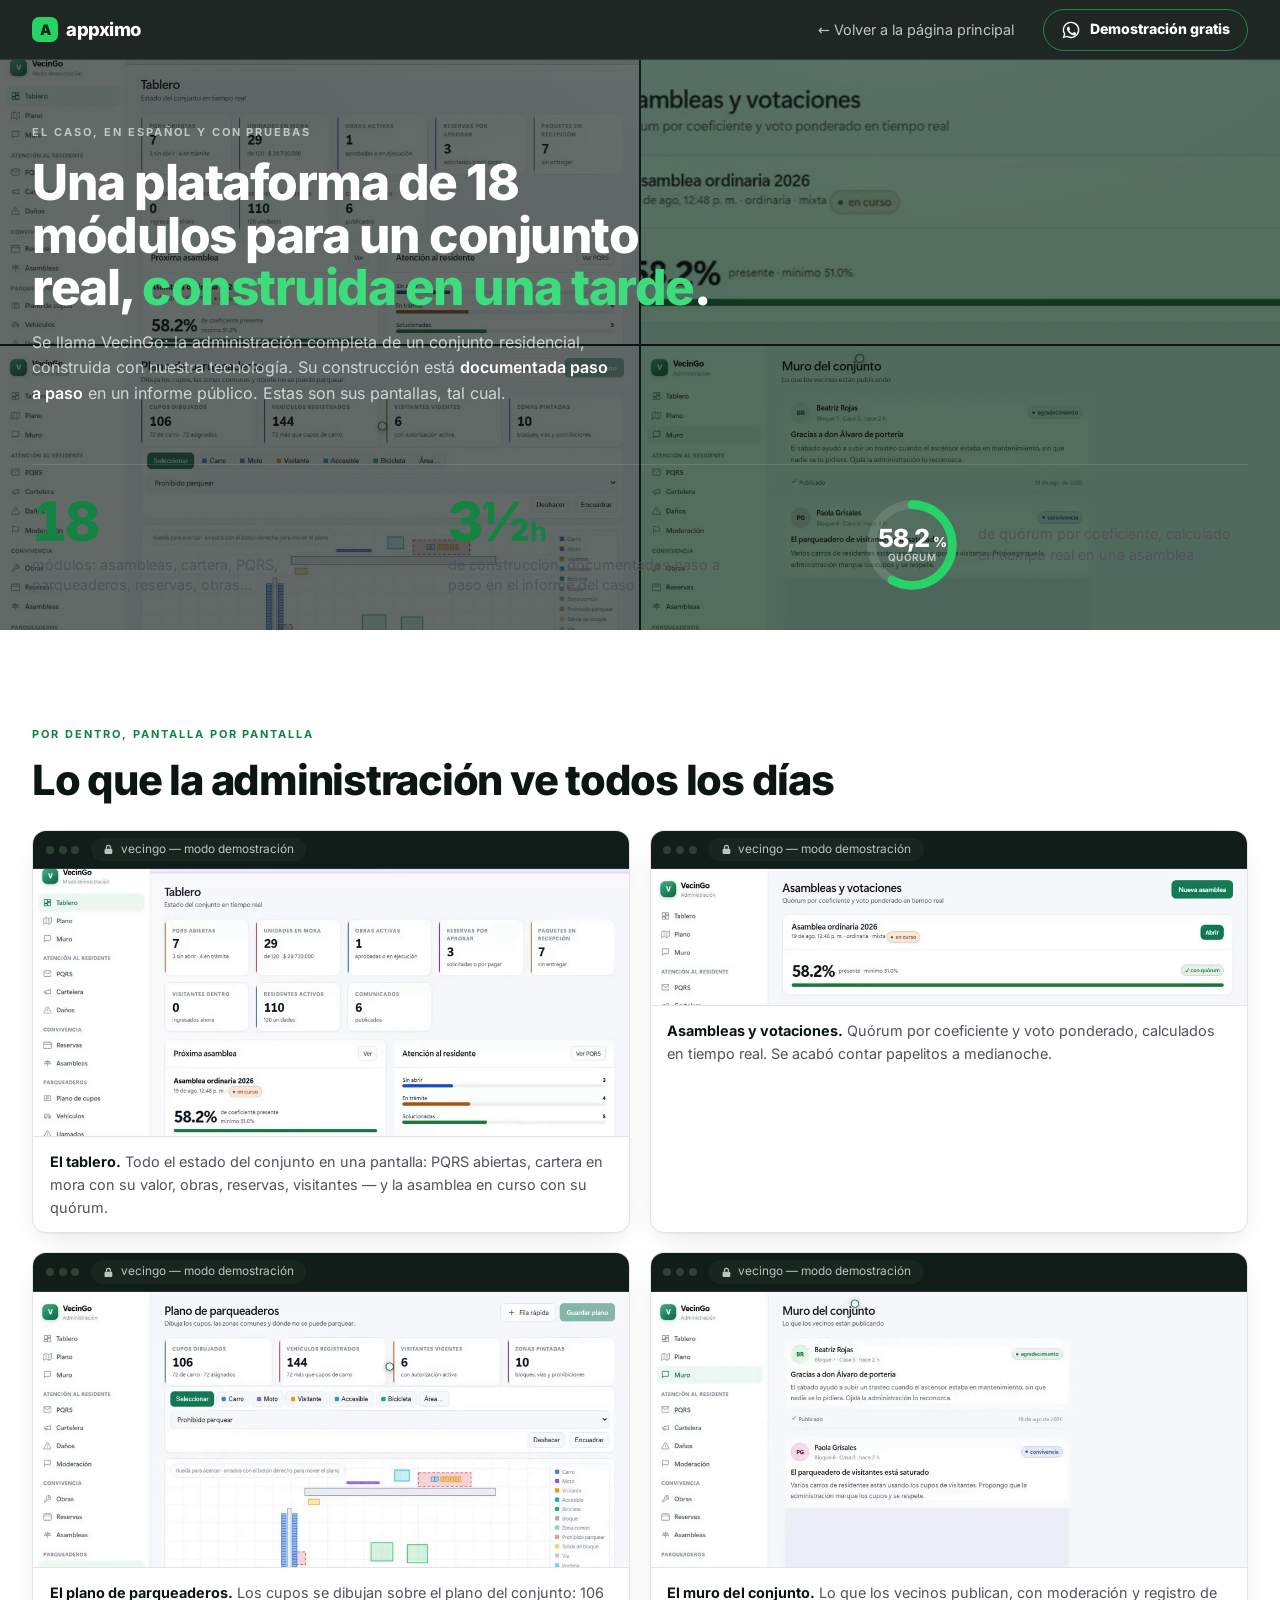
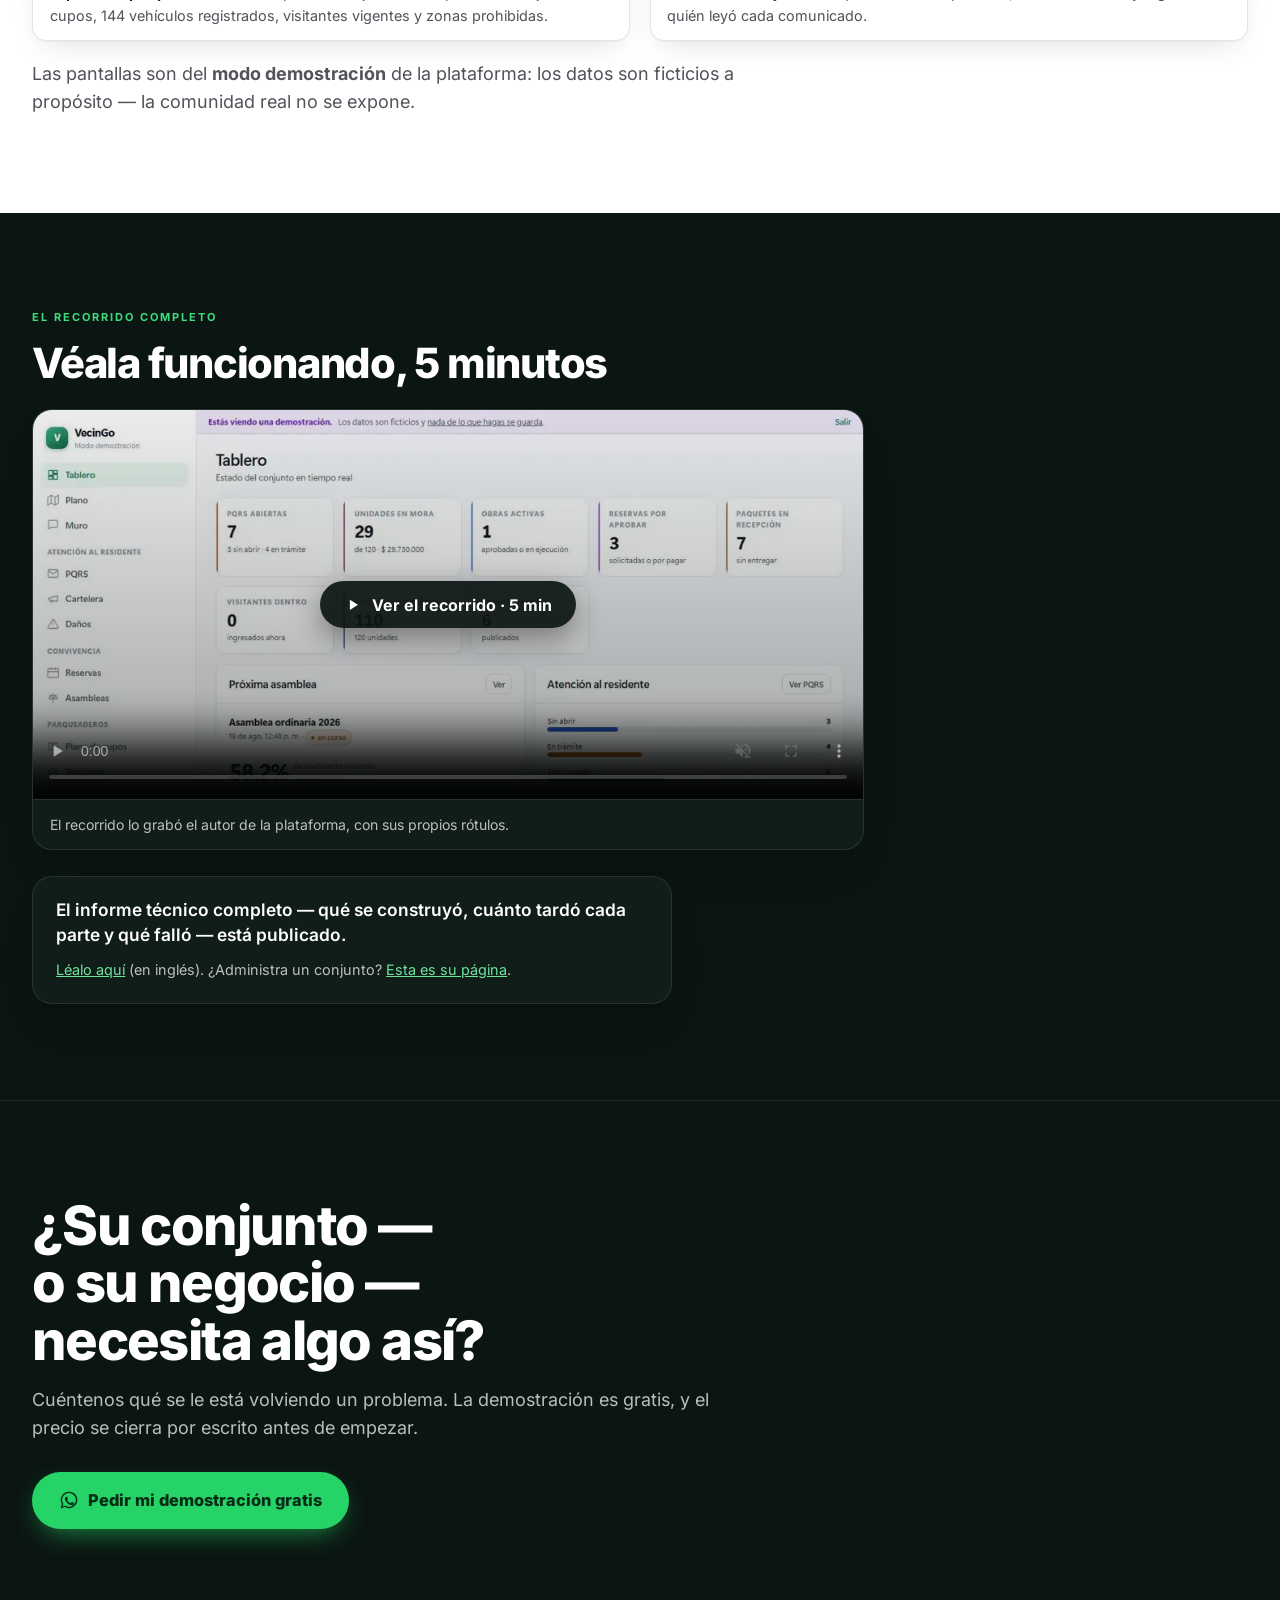
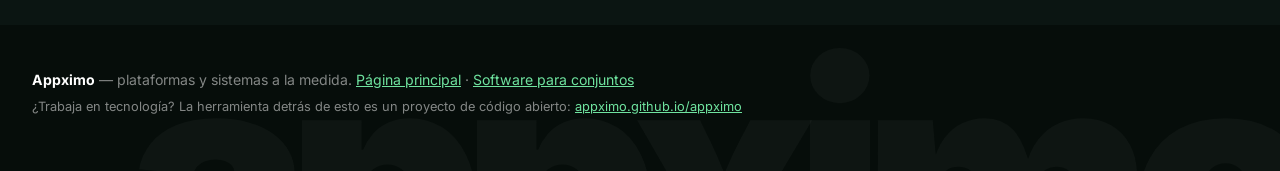
<file: caso.html>
<!doctype html>
<html lang="es-CO">
<head>
<meta charset="utf-8">
<meta name="viewport" content="width=device-width, initial-scale=1">
<title>El caso VecinGo — una plataforma de 18 módulos, en español y con pruebas</title>
<meta name="description" content="Una plataforma completa para un conjunto residencial — asambleas con quórum, cartera, parqueaderos, PQRS — construida con la tecnología de Appximo. El caso, en español y con pantallas reales.">
<meta property="og:title" content="El caso VecinGo — 18 módulos para un conjunto real">
<meta property="og:description" content="Asambleas con quórum en tiempo real, cartera, parqueaderos, PQRS. Construida con la tecnología de Appximo. Véala por dentro.">
<meta property="og:image" content="https://appximo.com/assets/og.jpg">
<meta property="og:type" content="article">
<meta property="og:url" content="https://appximo.com/caso.html">
<link rel="canonical" href="https://appximo.com/caso.html">
<meta name="robots" content="index,follow,max-image-preview:large">
<meta name="theme-color" content="#0b1512">
<link rel="preload" href="assets/inter-latin-var.woff2" as="font" type="font/woff2" crossorigin>
<link rel="stylesheet" href="assets/system.css?v=51310427">
<link rel="icon" href="data:image/svg+xml,%3Csvg xmlns='http://www.w3.org/2000/svg' viewBox='0 0 64 64'%3E%3Crect width='64' height='64' rx='14' fill='%2325d366'/%3E%3Ctext x='32' y='45' font-family='Inter,Arial,sans-serif' font-size='38' font-weight='900' fill='%23062b16' text-anchor='middle'%3EA%3C/text%3E%3C/svg%3E">
<style>
  .hero-float{position:absolute;right:var(--gutter);top:clamp(4.5rem,9vw,7rem);z-index:3;display:none;width:15.5rem}
  @media(min-width:1000px){.hero-float{display:block}}
  .hero-float .card-dark{padding:.9rem 1rem}
  .notif{display:flex;align-items:center;gap:.7rem;padding:.55rem 0;border-top:1px solid var(--ink-line)}
  .notif:first-child{border-top:none;padding-top:0}
  .notif .ci{width:1.8rem;height:1.8rem;border-radius:50%;background:var(--color-brand-500);display:flex;align-items:center;justify-content:center;flex:none}
  .notif .ci svg{width:.9rem;height:.9rem}
  .notif b{display:block;font-size:.84rem;line-height:1.2}
  .notif span{display:block;font-size:.72rem;color:var(--ink-text-mute)}
  .case{display:grid;gap:1.6rem;align-items:center}
  @media(min-width:900px){.case{grid-template-columns:7fr 5fr;gap:3rem}.case.flip .case-media{order:2}}
  .case+.case{margin-top:clamp(3rem,7vw,5rem);padding-top:clamp(3rem,7vw,5rem);border-top:1px solid var(--zinc-200)}
  .case h3{font-size:clamp(1.5rem,3.2vw,2.1rem);letter-spacing:-.03em;line-height:1.12;margin:.6rem 0 .7rem;font-weight:800}
  .case p{color:var(--text-2);font-size:1rem}
  .case-media{display:grid;gap:.9rem}
  .case-links{display:flex;flex-wrap:wrap;gap:.6rem;margin-top:1.1rem}
  .bframe video.loop{display:block;width:100%}
  .case-panel{margin-top:1.1rem;padding:1.1rem 1.2rem}
  .case-panel .eyebrow{margin-bottom:.6rem}
  .meaning{margin-top:1rem;background:var(--color-brand-50);border:1px solid var(--color-brand-200);border-left:4px solid var(--color-brand-500);border-radius:var(--radius-xl);padding:.85rem 1rem;color:var(--color-ink);font-size:.95rem}
  .door-grid{display:grid;gap:1rem;align-items:center}
  @media(min-width:860px){.door-grid{grid-template-columns:1fr auto;gap:2rem}}
  .door h2{font-size:clamp(1.35rem,2.8vw,1.8rem);letter-spacing:-.03em}
  .door p{opacity:.85;font-size:.98rem;margin-top:.35rem}
  .invite{display:grid;gap:.9rem;margin-top:1.5rem}
  @media(min-width:700px){.invite{grid-template-columns:1fr 1fr}}
  .pick{display:grid;grid-template-columns:5rem 1fr;gap:1rem;align-items:center;padding:.9rem 1rem;text-decoration:none;color:inherit}
  .pk-img{width:5rem;height:5rem;border-radius:var(--radius-lg);overflow:hidden;border:1px solid var(--zinc-200);background:var(--zinc-100)}
  .pk-img img{width:100%;height:100%;object-fit:cover;object-position:top left}
  .pick b{display:block;color:var(--text);font-size:1rem;line-height:1.3}
  .pick span{display:block;color:var(--text-2);font-size:.86rem;line-height:1.45}
  .pick .chip{margin-top:.45rem}
  .steps{display:grid;gap:1.2rem;margin-top:2rem}
  @media(min-width:860px){.steps{grid-template-columns:repeat(4,1fr);gap:1.4rem}}
  .step h3{font-size:1.06rem;margin:.6rem 0 .3rem;color:#fff}
  .step p{color:var(--ink-text-dim);font-size:.94rem}
  .how-grid{display:grid;gap:1.4rem;margin-top:2.4rem;align-items:start}
  @media(min-width:900px){.how-grid{grid-template-columns:7fr 5fr;gap:2.4rem}}
  .no-risk{margin-top:1.4rem;background:rgba(255,255,255,.06);border:1px solid var(--ink-line);border-left:4px solid var(--color-brand-500);border-radius:var(--radius-xl);padding:.95rem 1.1rem;color:#fff;font-size:.97rem}
  .who-grid{display:grid;gap:1.2rem;margin-top:1.8rem}
  @media(min-width:860px){.who-grid{grid-template-columns:3fr 2fr;align-items:start}}
  .people{display:grid;gap:.9rem;margin-top:1rem}
  @media(min-width:520px){.people{grid-template-columns:1fr 1fr}}
  .person{display:flex;gap:.9rem;align-items:center;padding:1rem 1.1rem}
  .person b{display:block;font-size:1rem;line-height:1.25}
  .person span{display:block;font-size:.84rem;color:var(--text-2);line-height:1.4}
  .person .avatar{display:inline-flex;font-size:1.05rem;color:#fff;line-height:1}
  .cred-list{list-style:none;margin-top:.7rem}
  .cred-list li{padding-left:1.5rem;position:relative;margin:.55rem 0;color:var(--text-2);font-size:.95rem}
  .cred-list li::before{content:"✓";position:absolute;left:0;color:var(--color-brand-600);font-weight:800}
  .contact{display:grid;gap:.5rem;margin-top:1rem;font-size:.95rem}
  .contact div{display:flex;gap:.6rem;align-items:baseline}
  .contact b{min-width:6.5rem;color:var(--text-3);font-weight:600;font-size:.8rem;letter-spacing:.06em;text-transform:uppercase}
  .nots{display:grid;gap:.7rem;margin-top:1.4rem;max-width:46rem}
  .not{background:var(--white);border:1px solid var(--zinc-200);border-left:4px solid var(--color-ink);border-radius:var(--radius-lg);padding:.75rem 1rem;color:var(--text-2);font-size:.97rem;box-shadow:var(--shadow-soft)}
  .not b{color:var(--text)}
  .closing{position:relative;overflow:hidden}
  .closing::before{content:"";position:absolute;inset:-40% -20% auto;height:120%;background:radial-gradient(60rem 30rem at 20% 0%,color-mix(in srgb,var(--color-brand-700) 45%,transparent) 0%,transparent 60%);pointer-events:none}
  .closing .container-x{position:relative}
  .closing h2{max-width:16ch}
  .tech{padding:2.4rem 0;border-top:1px solid var(--zinc-200)}
  .tech p{color:var(--text-2);font-size:.92rem;max-width:46rem;margin-top:.5rem}
  .autom{display:grid;gap:1.2rem;align-items:center;padding:1.4rem 1.5rem;margin-top:1.4rem}
  @media(min-width:760px){.autom{grid-template-columns:3fr 2fr;gap:2rem}}
  .autom h3{font-size:1.35rem;color:#fff;margin-bottom:.35rem}
  .autom p{color:var(--ink-text-dim);font-size:.96rem}
  .autom-visual{margin:0 auto;max-width:20rem;width:100%}
  @media(max-width:759px){.hero .cta-row .btn-wa{font-size:.95rem;padding:.8rem 1.25rem;gap:.5rem}}
  /* ── chip IA (solo en la variante ?hero=idea) ── */
  /* ── palabras clave: se resaltan al escribirse y encienden su pestaña ── */
  .k{font-weight:600;color:inherit;background:linear-gradient(180deg,transparent 64%,color-mix(in srgb,var(--color-brand) 38%,transparent) 64%);border-radius:2px;padding:0 .08em}
  .b-bubble .k{background:linear-gradient(180deg,transparent 64%,var(--color-brand-200) 64%)}
  .plat-tabs span{transition:background .35s var(--ease),color .35s var(--ease),padding .35s var(--ease)}
  .plat-tabs span.lit{background:var(--color-brand-100);color:var(--color-brand-ink);border-radius:999px;padding:.1rem .5rem;box-shadow:0 0 0 3px color-mix(in srgb,var(--color-brand) 25%,transparent)}
  .fly{position:fixed;z-index:80;pointer-events:none;font-weight:700;font-size:.8rem;color:var(--color-on-brand);background:var(--color-brand);border-radius:999px;padding:.2rem .6rem;box-shadow:0 0 0 4px color-mix(in srgb,var(--color-brand) 30%,transparent),0 10px 30px -8px color-mix(in srgb,var(--color-brand) 80%,transparent);white-space:nowrap;will-change:transform,opacity}
  .fly-trail{position:fixed;z-index:79;pointer-events:none;width:.55rem;height:.55rem;border-radius:50%;background:var(--color-brand-300);opacity:.9;will-change:transform,opacity}
  html.js .plat.assemble .plat-tabs{animation:coIn .5s var(--ease) both}
  html.js .plat.assemble .plat-kpis{animation:coIn .5s var(--ease) .15s both}
  html.js .plat.assemble .co-order{animation:coIn .5s var(--ease) .3s both}
  .ia{margin:1rem 0 0;max-width:34rem}
  .ia summary{list-style:none;display:inline-flex;align-items:center;gap:.55rem;cursor:pointer;font-size:.88rem;font-weight:700;color:#fff;background:rgba(255,255,255,.06);border:1px solid color-mix(in srgb,var(--color-brand) 45%,transparent);border-radius:999px;padding:.5rem 1rem;transition:border-color .18s}
  .ia summary::-webkit-details-marker{display:none}
  .ia summary svg{width:.95rem;height:.95rem;transition:transform .28s var(--ease)}
  .ia[open] summary svg{transform:rotate(180deg)}
  .ia summary:hover{border-color:var(--color-brand)}
  .ia-dot{width:.5rem;height:.5rem;border-radius:50%;background:var(--color-brand)}
  .ia-body p{margin-top:.7rem;font-size:.95rem;color:var(--ink-text-dim);background:rgba(255,255,255,.05);border:1px solid var(--ink-line);border-radius:12px;padding:.8rem 1rem}
  .ia-body a{color:var(--color-brand-300);font-weight:700}
  /* ── el flujo idea → sistema → trabajando solo (el hero) ── */
  .flow{display:none;flex-direction:column;gap:.35rem;max-width:23rem;margin-left:auto}
  @media(min-width:1000px){.flow{display:flex}}
  .flow-m{display:flex;max-width:none;margin:1.8rem 0 0}
  @media(min-width:1000px){.flow-m{display:none}}
  .fl-k{display:block;font-size:11px;letter-spacing:.14em;text-transform:uppercase;font-weight:700;color:var(--color-brand-400);margin-bottom:.45rem}
  .fl-bubble{background:rgba(255,255,255,.07);border:1px solid var(--ink-line);border-radius:var(--radius-2xl) var(--radius-2xl) var(--radius-2xl) .35rem;padding:.85rem 1rem;font-size:.92rem;line-height:1.45;color:#fff;font-weight:500}
  .fl-arrow{display:flex;align-items:center;gap:.6rem;padding:.35rem 0 .35rem .9rem;color:var(--color-brand-400);font-size:.78rem;font-weight:700;letter-spacing:.04em}
  .fl-arrow::before{content:"";width:2px;height:1.4rem;background:repeating-linear-gradient(180deg,var(--color-brand-400) 0 4px,transparent 4px 8px);border-radius:2px}
  .co-order{width:100%;padding:.9rem 1rem;background:var(--white);color:var(--text);border-radius:var(--radius-2xl);box-shadow:var(--shadow-lift)}
  .co-order .eyebrow{margin-bottom:.35rem}
  .co-order b{display:block;font-size:1rem;line-height:1.25}
  .co-order .price{font-weight:800;font-variant-numeric:tabular-nums;font-size:1.25rem;letter-spacing:-.03em;margin-top:.3rem;white-space:nowrap}
  .co-order .row{display:flex;justify-content:space-between;align-items:center;margin-top:.55rem;gap:.5rem}
  .co-notif{width:100%;padding:.8rem .95rem}
  .stage{position:relative;display:none;margin-left:auto;max-width:25rem;padding:1.1rem;border-radius:var(--radius-3xl);background:var(--white);color:var(--text);border:1px solid rgba(255,255,255,.35);box-shadow:0 40px 90px -30px rgba(0,0,0,.7),0 0 0 8px rgba(255,255,255,.04)}
  .stage::before{content:"";position:absolute;inset:-14%;z-index:-1;background:radial-gradient(closest-side,rgba(255,255,255,.10),transparent 70%);pointer-events:none}
  .stage .fl-k{color:var(--color-brand-ink)}
  .stage .fl-bubble{background:var(--zinc-100);border-color:var(--zinc-200);color:var(--text);font-weight:500}
  .stage .fl-arrow{color:var(--color-brand-ink)}
  .stage .fl-arrow::before{background:repeating-linear-gradient(180deg,var(--color-brand-500) 0 4px,transparent 4px 8px)}
  .stage .plat{box-shadow:var(--shadow-soft);border:1px solid var(--zinc-200)}
  .stage .k{background:linear-gradient(180deg,transparent 64%,var(--color-brand-200) 64%)}
  .stage .fl-chips .chip-ghost{border-color:var(--zinc-200);background:var(--zinc-50);color:var(--zinc-700)}
  .stage .flow{display:flex;max-width:none;margin:0}
  @media(min-width:1000px){.stage{display:block}.flow-m{display:none}}
  @media(max-width:999px){
    .hero-layout{display:flex;flex-direction:column}
    .stage{display:block;order:-1;width:100%;max-width:none;margin:0 0 1.6rem;padding:.9rem;border-radius:var(--radius-2xl)}
    .flow-m{display:none}
    .hero-copy{padding-top:0}
    html.js .flow:not(.typed) .fl-after{display:none}
  }
  .plat{position:relative;background:var(--white);color:var(--text);border-radius:var(--radius-2xl);box-shadow:var(--shadow-lift);padding:.8rem .9rem .9rem}
  .plat::after{content:"";position:absolute;inset:-2px;border-radius:calc(var(--radius-2xl) + 2px);padding:2px;background:conic-gradient(from var(--sweep,0deg),transparent 0 70%,var(--color-brand-400) 85%,transparent 100%);-webkit-mask:linear-gradient(#000 0 0) content-box,linear-gradient(#000 0 0);-webkit-mask-composite:xor;mask-composite:exclude;opacity:0;pointer-events:none}
  .plat-tabs{display:flex;gap:.9rem;font-size:.74rem;font-weight:600;color:var(--text-3);border-bottom:1px solid var(--zinc-100);padding-bottom:.5rem;margin-bottom:.6rem}
  .plat-tabs .on{color:var(--color-brand-ink);border-bottom:2px solid var(--color-brand);margin-bottom:-.55rem;padding-bottom:.45rem}
  .plat-kpis{display:grid;grid-template-columns:repeat(3,auto);gap:.9rem;justify-content:start;margin-bottom:.7rem}
  .plat-kpis b{display:block;font-weight:800;font-size:1.02rem;letter-spacing:-.03em;line-height:1.1;white-space:nowrap}
  .plat-kpis span{display:block;font-size:.68rem;color:var(--text-3);line-height:1.2}
  .plat-kpis b span{display:inline;font-size:inherit;color:inherit;line-height:inherit}
  .plat .co-order{box-shadow:none;border:1px solid var(--zinc-200);padding:.7rem .8rem}
  .fl-chips{display:flex;flex-wrap:wrap;gap:.4rem;margin-top:.6rem}
  .fl-caret{display:none;width:2px;height:1em;background:var(--color-brand-400);vertical-align:-.15em;margin-left:2px}
  html.js .flow.typing .fl-caret{display:inline-block}
  /* narrativa de UNA pasada: corre siempre (no es un bucle); solo el parpadeo del cursor respeta reducir-movimiento */
  @keyframes coIn{from{opacity:0;transform:translateY(14px)}to{opacity:1;transform:none}}
  @keyframes caret{0%,100%{opacity:0}50%{opacity:1}}
  html.js .flow>.fl-step:first-child{animation:coIn .5s var(--ease) both;animation-delay:.2s}
  @media (prefers-reduced-motion:no-preference){html.js .flow.typing .fl-caret{animation:caret .9s steps(1) infinite}}
  html.js .flow:not(.typed) .fl-after{opacity:0}
  html.js .flow.typed .fl-after{animation:coIn .6s var(--ease) both}
  html.js .flow.typed .fl-after:nth-of-type(2){animation-delay:.15s}html.js .flow.typed .fl-after:nth-of-type(3){animation-delay:.4s}html.js .flow.typed .fl-after:nth-of-type(4){animation-delay:1.2s}html.js .flow.typed .fl-after:nth-of-type(5){animation-delay:1.45s}
  html.js .flow .fl-bubble{transition:transform .5s var(--ease),opacity .5s var(--ease);transform-origin:left top}
  html.js .flow.typed .fl-bubble{transform:scale(.97);opacity:.8}
  html.js .flow .fl-arrow::before{transform:scaleY(0);transform-origin:top;transition:transform .45s var(--ease)}
  html.js .flow.typed .fl-arrow::before{transform:none}
  html.js .flow.typed .fl-arrow:nth-of-type(4)::before{transition-delay:1.1s}
  @property --sweep{syntax:"<angle>";inherits:false;initial-value:0deg}
  @keyframes sweep{from{--sweep:0deg;opacity:1}to{--sweep:360deg;opacity:0}}
  html.js .flow.typed .plat::after{animation:sweep 1.5s var(--ease) .45s 1 both}
  @keyframes platIn{from{opacity:0;transform:translateY(16px) scale(.94)}to{opacity:1;transform:none}}
  html.js .flow.typed .plat{animation:platIn .7s var(--ease) .4s both}
  html.js .flow.typed .co-notif .notif{animation:coIn .5s var(--ease) both}
  html.js .flow.typed .co-notif .notif:nth-child(1){animation-delay:1.5s}html.js .flow.typed .co-notif .notif:nth-child(2){animation-delay:1.75s}html.js .flow.typed .co-notif .notif:nth-child(3){animation-delay:2s}
  html.js .flow.typed .fl-chips .chip{animation:coIn .45s var(--ease) both}
  html.js .flow.typed .fl-chips .chip:nth-child(1){animation-delay:2.1s}html.js .flow.typed .fl-chips .chip:nth-child(2){animation-delay:2.25s}html.js .flow.typed .fl-chips .chip:nth-child(3){animation-delay:2.4s}
  .notif{display:flex;align-items:center;gap:.7rem;padding:.55rem 0;border-top:1px solid var(--ink-line)}
  .notif:first-child{border-top:none;padding-top:0}
  .notif .ci{width:1.8rem;height:1.8rem;border-radius:50%;background:var(--color-brand-500);display:flex;align-items:center;justify-content:center;flex:none}
  .notif .ci svg{width:.9rem;height:.9rem}
  .notif b{display:block;font-size:.84rem;line-height:1.2}
  .notif span{display:block;font-size:.72rem;color:var(--ink-text-mute)}
  .case{display:grid;gap:1.6rem;align-items:center}
  @media(min-width:900px){.case{grid-template-columns:7fr 5fr;gap:3rem}.case.flip .case-media{order:2}}
  .case+.case{margin-top:clamp(3rem,7vw,5rem);padding-top:clamp(3rem,7vw,5rem);border-top:1px solid var(--zinc-200)}
  .case h3{font-size:clamp(1.5rem,3.2vw,2.1rem);letter-spacing:-.03em;line-height:1.12;margin:.6rem 0 .7rem;font-weight:800}
  .case p{color:var(--text-2);font-size:1rem}
  .case-media{display:grid;gap:.9rem}
  .case-links{display:flex;flex-wrap:wrap;gap:.6rem;margin-top:1.1rem}
  .case-panel{margin-top:1.1rem;padding:1.1rem 1.2rem}
  .case-panel .eyebrow{margin-bottom:.6rem}
  .meaning{margin-top:1rem;background:var(--color-brand-50);border:1px solid var(--color-brand-200);border-left:4px solid var(--color-brand-500);border-radius:var(--radius-xl);padding:.85rem 1rem;color:var(--color-ink);font-size:.95rem}
  .door-grid{display:grid;gap:1rem;align-items:center}
  @media(min-width:860px){.door-grid{grid-template-columns:1fr auto;gap:2rem}}
  .door h2{font-size:clamp(1.35rem,2.8vw,1.8rem);letter-spacing:-.03em}
  .door p{opacity:.85;font-size:.98rem;margin-top:.35rem}
  .invite{display:grid;gap:.9rem;margin-top:1.5rem}
  @media(min-width:700px){.invite{grid-template-columns:1fr 1fr}}
  .pick{display:grid;grid-template-columns:5rem 1fr;gap:1rem;align-items:center;padding:.9rem 1rem;text-decoration:none;color:inherit}
  .pk-img{width:5rem;height:5rem;border-radius:var(--radius-lg);overflow:hidden;border:1px solid var(--zinc-200);background:var(--zinc-100)}
  .pk-img img{width:100%;height:100%;object-fit:cover;object-position:top left}
  .pick b{display:block;color:var(--text);font-size:1rem;line-height:1.3}
  .pick span{display:block;color:var(--text-2);font-size:.86rem;line-height:1.45}
  .pick .chip{margin-top:.45rem}
  .steps{display:grid;gap:1.2rem;margin-top:2rem}
  @media(min-width:860px){.steps{grid-template-columns:repeat(4,1fr);gap:1.4rem}}
  .step h3{font-size:1.06rem;margin:.6rem 0 .3rem;color:#fff}
  .step p{color:var(--ink-text-dim);font-size:.94rem}
  .how-grid{display:grid;gap:1.4rem;margin-top:2.4rem;align-items:start}
  @media(min-width:900px){.how-grid{grid-template-columns:7fr 5fr;gap:2.4rem}}
  .no-risk{margin-top:1.4rem;background:rgba(255,255,255,.06);border:1px solid var(--ink-line);border-left:4px solid var(--color-brand-500);border-radius:var(--radius-xl);padding:.95rem 1.1rem;color:#fff;font-size:.97rem}
  .who-grid{display:grid;gap:1.2rem;margin-top:1.8rem}
  @media(min-width:860px){.who-grid{grid-template-columns:3fr 2fr;align-items:start}}
  .people{display:grid;gap:.9rem;margin-top:1rem}
  @media(min-width:520px){.people{grid-template-columns:1fr 1fr}}
  .person{display:flex;gap:.9rem;align-items:center;padding:1rem 1.1rem}
  .person b{display:block;font-size:1rem;line-height:1.25}
  .person span{display:block;font-size:.84rem;color:var(--text-2);line-height:1.4}
  .person .avatar{display:inline-flex;font-size:1.05rem;color:#fff;line-height:1}
  .cred-list{list-style:none;margin-top:.7rem}
  .cred-list li{padding-left:1.5rem;position:relative;margin:.55rem 0;color:var(--text-2);font-size:.95rem}
  .cred-list li::before{content:"✓";position:absolute;left:0;color:var(--color-brand-600);font-weight:800}
  .contact{display:grid;gap:.5rem;margin-top:1rem;font-size:.95rem}
  .contact div{display:flex;gap:.6rem;align-items:baseline}
  .contact b{min-width:6.5rem;color:var(--text-3);font-weight:600;font-size:.8rem;letter-spacing:.06em;text-transform:uppercase}
  .nots{display:grid;gap:.7rem;margin-top:1.4rem;max-width:46rem}
  .not{background:var(--white);border:1px solid var(--zinc-200);border-left:4px solid var(--color-ink);border-radius:var(--radius-lg);padding:.75rem 1rem;color:var(--text-2);font-size:.97rem;box-shadow:var(--shadow-soft)}
  .not b{color:var(--text)}
  .closing{position:relative;overflow:hidden}
  .closing::before{content:"";position:absolute;inset:-40% -20% auto;height:120%;background:radial-gradient(60rem 30rem at 20% 0%,color-mix(in srgb,var(--color-brand-700) 45%,transparent) 0%,transparent 60%);pointer-events:none}
  .closing .container-x{position:relative}
  .closing h2{max-width:16ch}
  .tech{padding:2.4rem 0;border-top:1px solid var(--zinc-200)}
  .tech p{color:var(--text-2);font-size:.92rem;max-width:46rem;margin-top:.5rem}
  .autom{display:grid;gap:1.2rem;align-items:center;padding:1.4rem 1.5rem;margin-top:1.4rem}
  @media(min-width:760px){.autom{grid-template-columns:3fr 2fr;gap:2rem}}
  .autom h3{font-size:1.35rem;color:#fff;margin-bottom:.35rem}
  .autom p{color:var(--ink-text-dim);font-size:.96rem}
  .autom-visual{margin:0 auto;max-width:20rem;width:100%}
  @media(max-width:759px){.hero .cta-row .btn-wa{font-size:.95rem;padding:.8rem 1.25rem;gap:.5rem}}
  /* ── chip IA (solo en la variante ?hero=idea) ── */
  .ia{margin:1rem 0 0;max-width:34rem}
  .ia summary{list-style:none;display:inline-flex;align-items:center;gap:.55rem;cursor:pointer;font-size:.88rem;font-weight:700;color:#fff;background:rgba(255,255,255,.06);border:1px solid color-mix(in srgb,var(--color-brand) 45%,transparent);border-radius:999px;padding:.5rem 1rem;transition:border-color .18s}
  .ia summary::-webkit-details-marker{display:none}
  .ia summary svg{width:.95rem;height:.95rem;transition:transform .28s var(--ease)}
  .ia[open] summary svg{transform:rotate(180deg)}
  .ia summary:hover{border-color:var(--color-brand)}
  .ia-dot{width:.5rem;height:.5rem;border-radius:50%;background:var(--color-brand)}
  .ia-body p{margin-top:.7rem;font-size:.95rem;color:var(--ink-text-dim);background:rgba(255,255,255,.05);border:1px solid var(--ink-line);border-radius:12px;padding:.8rem 1rem}
  .ia-body a{color:var(--color-brand-300);font-weight:700}
  /* ── el collage de componentes del hero ── */
  .collage{position:relative;min-height:22rem;display:none}
  @media(min-width:1000px){.collage{display:block}}
  .collage>*{position:absolute}
  .co-order{left:0;top:1.2rem;width:17rem;padding:1rem 1.1rem;background:var(--white);color:var(--text);border-radius:var(--radius-2xl);box-shadow:var(--shadow-lift)}
  .co-order .eyebrow{margin-bottom:.4rem}
  .co-order b{display:block;font-size:1.02rem;line-height:1.25}
  .co-order .price{font-weight:800;font-variant-numeric:tabular-nums;font-size:1.3rem;letter-spacing:-.03em;margin-top:.35rem}
  .co-order .row{display:flex;justify-content:space-between;align-items:center;margin-top:.6rem;gap:.5rem}
  .co-notif{right:0;top:0;width:15.5rem;padding:.9rem 1rem}
  .co-ring{left:2.5rem;bottom:0;width:20rem;padding:.9rem 1rem 1rem;display:flex;align-items:center;gap:.9rem;background:var(--white);color:var(--text);border-radius:var(--radius-2xl);box-shadow:var(--shadow-lift)}
  .co-ring b{display:block;font-size:.9rem;line-height:1.25}
  .co-ring span{display:block;font-size:.76rem;color:var(--text-2);margin-top:.15rem}
  .notif{display:flex;align-items:center;gap:.7rem;padding:.55rem 0;border-top:1px solid var(--ink-line)}
  .notif:first-child{border-top:none;padding-top:0}
  .notif:last-child{padding-bottom:0}
  .notif .ci{width:1.8rem;height:1.8rem;border-radius:50%;background:var(--color-brand-500);display:flex;align-items:center;justify-content:center;flex:none}
  .notif .ci svg{width:.9rem;height:.9rem}
  .notif b{display:block;font-size:.84rem;line-height:1.2}
  .notif span{display:block;font-size:.72rem;color:var(--ink-text-mute)}
  section[id]{scroll-margin-top:4.6rem}
  /* ── el escenario blanco de «Cómo funciona» ── */
  .build{background:var(--white);color:var(--text);border-radius:var(--radius-2xl);box-shadow:var(--shadow-lift);padding:1rem 1.1rem 1.1rem;position:relative;overflow:hidden}
  .b-head{display:flex;justify-content:space-between;align-items:center;margin-bottom:.9rem}
  .b-time{font-size:.78rem;color:var(--text-3);font-weight:600}
  .b-chat{display:flex;gap:.6rem;align-items:flex-start}
  .b-who{font-size:.68rem;font-weight:700;letter-spacing:.08em;text-transform:uppercase;color:var(--text-3);padding-top:.5rem;flex:none}
  .b-bubble{background:var(--zinc-100);border-radius:var(--radius-xl) var(--radius-xl) var(--radius-xl) .3rem;padding:.7rem .9rem;font-size:.92rem;line-height:1.45;color:var(--text);min-height:2.6rem;flex:1}
  .b-caret{display:none;width:2px;height:1em;background:var(--color-brand-ink);vertical-align:-.15em;margin-left:2px}
  .b-proc{list-style:none;margin:.9rem 0 0;display:grid;gap:.45rem;padding-left:0}
  .b-proc li{display:flex;align-items:center;gap:.6rem;font-size:.86rem;color:var(--text-3)}
  .b-proc li i{width:1rem;height:1rem;border-radius:50%;border:2px solid var(--zinc-300);flex:none;position:relative;transition:border-color .3s,background .3s}
  .b-proc li.on{color:var(--text)}
  .b-proc li.on i{border-color:var(--color-brand-500)}
  .b-proc li.done{color:var(--text-2)}
  .b-proc li.done i{background:var(--color-brand-500);border-color:var(--color-brand-500)}
  .b-proc li.done i::after{content:"";position:absolute;left:.28rem;top:.1rem;width:.28rem;height:.5rem;border:solid var(--color-on-brand);border-width:0 2px 2px 0;transform:rotate(45deg)}
  .b-out{margin-top:.9rem;border-radius:14px;overflow:hidden;border:1px solid var(--zinc-200);box-shadow:var(--shadow-soft)}
  .b-out .bbar{background:var(--color-ink-800)}
  .b-plat{border-radius:0;box-shadow:none}
  .b-order{display:flex;align-items:center;justify-content:space-between;gap:.6rem}
  .b-plat::after{border-radius:0}
  html.js .build:not(.p3) .b-out{display:none}
  html.js .build:not(.p2) .b-proc{opacity:.45}
  @keyframes procPulse{0%,100%{box-shadow:0 0 0 0 color-mix(in srgb,var(--color-brand) 45%,transparent)}70%{box-shadow:0 0 0 .5rem transparent}}
  html.js .build.p1 .b-caret{display:inline-block}
  @media (prefers-reduced-motion:no-preference){html.js .build.p1 .b-caret{animation:caret .9s steps(1) infinite}}
  html.js .b-proc li.on i{animation:procPulse 1s ease-out 3}
  html.js .build.p3 .b-out{animation:platIn .7s var(--ease) both}
  html.js .build.p3 .b-plat::after{animation:sweep 1.5s var(--ease) .3s 1 both}
  /* ── la franja de demos ── */
  .strip{display:flex;flex-wrap:wrap;align-items:center;gap:.5rem 1rem;font-size:.95rem;color:var(--text-2)}
  .strip b{color:var(--text)}
  .strip a{font-weight:700;text-decoration:none;color:var(--color-brand-ink);white-space:nowrap}
  .strip a:hover{text-decoration:underline}
  .strip .sep{color:var(--zinc-400)}
  /* ── bloque de equipo ── */
  .team-grid{display:grid;gap:1.2rem;margin-top:1.6rem}
  @media(min-width:860px){.team-grid{grid-template-columns:3fr 2fr;align-items:start}}
  .creds{display:grid;gap:.7rem;margin-top:1.1rem}
  @media(min-width:600px){.creds{grid-template-columns:repeat(2,1fr)}}
  .cred{padding:1rem 1.05rem}
  .cred b{display:block;font-size:.98rem;line-height:1.25}
  .cred span{display:block;font-size:.84rem;color:var(--text-2);margin-top:.25rem;line-height:1.4}
  .cred .k{display:block;font-weight:800;font-size:1.7rem;letter-spacing:-.04em;color:var(--color-brand-ink);font-variant-numeric:tabular-nums;line-height:1;margin-bottom:.45rem}
  /* ── segmento para empresas con equipo técnico ── */
  .tec-grid{display:grid;gap:1.6rem;align-items:start;margin-top:2rem}
  @media(min-width:900px){.tec-grid{grid-template-columns:6fr 6fr;gap:2.6rem}}
  .tec-grid h3{font-size:1.35rem;color:#fff;margin:.6rem 0 .5rem}
  .tec-grid p{color:var(--ink-text-dim);font-size:.98rem}
  .tec-args{list-style:none;margin-top:1rem;display:grid;gap:.55rem}
  .tec-args li{padding-left:1.5rem;position:relative;color:var(--ink-text-dim);font-size:.95rem}
  .tec-args li::before{content:"✓";position:absolute;left:0;color:var(--color-brand-400);font-weight:800}
  .tec-args li strong{color:#fff}
  .tec-foot{margin-top:1.4rem;padding-top:1.2rem;border-top:1px solid var(--ink-line);font-size:.9rem;color:var(--ink-text-mute)}
</style>
<style>
  .shots{display:grid;gap:1.2rem;margin-top:1.6rem}
  @media(min-width:760px){.shots{grid-template-columns:1fr 1fr}}
  .shot figcaption{padding:.8rem 1.05rem;font-size:.9rem;color:var(--text-2);border-top:1px solid var(--zinc-200)}
  .shot figcaption b{color:var(--text)}
</style>
</head>
<body>
<nav class="nav" id="nav"><div class="container-x nav-in">
  <a class="logo" href="/"><span class="logo-mark">A</span>appximo</a>
  <a class="nav-links" href="/" style="text-decoration:none;color:var(--ink-text-dim)">← Volver a la página principal</a>
  <a class="btn btn-wa compact" href="https://wa.me/573115175472?text=Hola%2C%20vi%20el%20caso%20VecinGo%20y%20quiero%20una%20demostraci%C3%B3n%20gratis%20para%20mi%20conjunto%20o%20mi%20negocio.%20%28appximo.com%20%C2%B7%20caso%29"><svg viewBox="0 0 24 24" fill="currentColor" aria-hidden="true"><path d="M12.04 2a9.9 9.9 0 0 0-8.53 14.9L2 22l5.25-1.47A9.9 9.9 0 1 0 12.04 2Zm0 1.67a8.22 8.22 0 1 1-4.2 15.3l-.3-.18-3.12.87.84-3.04-.2-.31a8.22 8.22 0 0 1 6.98-12.64Zm-3.3 4.42c-.18 0-.47.07-.72.34-.25.27-.95.93-.95 2.27 0 1.34.97 2.63 1.11 2.81.13.18 1.87 3 4.63 4.08 2.3.9 2.77.72 3.27.68.5-.05 1.62-.66 1.85-1.3.23-.65.23-1.2.16-1.31-.07-.11-.25-.18-.52-.32-.27-.13-1.62-.8-1.87-.9-.25-.09-.43-.13-.61.14-.18.27-.7.9-.86 1.08-.16.18-.32.2-.59.07-.27-.14-1.15-.42-2.19-1.35-.81-.72-1.35-1.61-1.51-1.88-.16-.27-.02-.42.12-.55.12-.12.27-.32.4-.48.14-.16.18-.27.27-.45.09-.18.05-.34-.02-.48-.07-.14-.6-1.46-.83-2-.2-.46-.4-.44-.61-.45h-.53Z"/></svg>Demostración gratis</a>
</div></nav>

<header class="hero grain">
  <div class="hero-grid-bg" aria-hidden="true"><div><img src="assets/tablero-hero.webp" alt="" width="1080" height="483" decoding="async" fetchpriority="high"></div><div><img src="assets/caso-asamblea.webp" alt="" width="1080" height="245" decoding="async" fetchpriority="low"></div><div><img src="assets/caso-plano.webp" alt="" width="1080" height="498" decoding="async" fetchpriority="low" loading="lazy"></div><div><img src="assets/caso-muro.webp" alt="" width="1080" height="498" decoding="async" fetchpriority="low" loading="lazy"></div></div><div class="hero-veil" aria-hidden="true"></div>
  <div class="container-x">
    <div class="hero-copy">
      <p class="eyebrow">El caso, en español y con pruebas</p>
      <h1 class="t-5xl" style="max-width:20ch">Una plataforma de 18 módulos para un conjunto real, <em>construida en una tarde</em>.</h1>
      <p class="sub">Se llama VecinGo: la administración completa de un conjunto residencial, construida con nuestra tecnología. Su construcción está <strong>documentada paso a paso</strong> en un informe público. Estas son sus pantallas, tal cual.</p>
    </div>
    <div class="stats">
      <div class="stat"><b>18</b><span>módulos: asambleas, cartera, PQRS, parqueaderos, reservas, obras…</span></div>
      <div class="stat"><b>3½<span class="u">h</span></b><span>de construcción, documentadas paso a paso en el informe del caso</span></div>
      <div class="stat ring-row" style="align-items:center"><div class="ring dark" style="--size:6rem;--c:264;--p:0.5820" role="img" aria-label="58.2 por ciento quórum"><svg viewBox="0 0 100 100"><circle class="bg" cx="50" cy="50" r="42"/><circle class="fg" cx="50" cy="50" r="42"/></svg><div class="num"><span>58,2<span style="font-size:.55em"> %</span></span><small>quórum</small></div></div><span style="margin-top:0">de quórum por coeficiente, calculado en tiempo real en una asamblea</span></div>
    </div>
  </div>
</header>

<section class="section s-white"><div class="container-x">
  <p class="eyebrow reveal">Por dentro, pantalla por pantalla</p>
  <h2 class="t-4xl reveal">Lo que la administración ve todos los días</h2>
  <div class="shots">
    <figure class="bframe paper shot reveal media-skel"><div class="bbar" aria-hidden="true"><span class="bdots"><i></i><i></i><i></i></span><span class="burl"><svg viewBox="0 0 12 14" fill="none" aria-hidden="true"><rect x="1" y="6" width="10" height="7" rx="1.6" fill="currentColor"/><path d="M3.5 6V4.2a2.5 2.5 0 0 1 5 0V6" stroke="currentColor" stroke-width="1.6"/></svg>vecingo — modo demostración</span></div><img src="assets/tablero-hero.webp" alt="Tablero del conjunto: PQRS abiertas, unidades en mora con su valor, obras, reservas, visitantes y la asamblea en curso" width="1080" height="483" loading="lazy"><figcaption><b>El tablero.</b> Todo el estado del conjunto en una pantalla: PQRS abiertas, cartera en mora con su valor, obras, reservas, visitantes — y la asamblea en curso con su quórum.</figcaption></figure>
    <figure class="bframe paper shot reveal media-skel"><div class="bbar" aria-hidden="true"><span class="bdots"><i></i><i></i><i></i></span><span class="burl"><svg viewBox="0 0 12 14" fill="none" aria-hidden="true"><rect x="1" y="6" width="10" height="7" rx="1.6" fill="currentColor"/><path d="M3.5 6V4.2a2.5 2.5 0 0 1 5 0V6" stroke="currentColor" stroke-width="1.6"/></svg>vecingo — modo demostración</span></div><img src="assets/caso-asamblea.webp" alt="Asambleas y votaciones: quórum por coeficiente y voto ponderado en tiempo real, 58,2 % presente, con quórum" width="1080" height="245" loading="lazy"><figcaption><b>Asambleas y votaciones.</b> Quórum por coeficiente y voto ponderado, calculados en tiempo real. Se acabó contar papelitos a medianoche.</figcaption></figure>
    <figure class="bframe paper shot reveal media-skel"><div class="bbar" aria-hidden="true"><span class="bdots"><i></i><i></i><i></i></span><span class="burl"><svg viewBox="0 0 12 14" fill="none" aria-hidden="true"><rect x="1" y="6" width="10" height="7" rx="1.6" fill="currentColor"/><path d="M3.5 6V4.2a2.5 2.5 0 0 1 5 0V6" stroke="currentColor" stroke-width="1.6"/></svg>vecingo — modo demostración</span></div><img src="assets/caso-plano.webp" alt="Plano de parqueaderos dibujado en el sistema: 106 cupos, 144 vehículos registrados, zonas pintadas" width="1080" height="498" loading="lazy"><figcaption><b>El plano de parqueaderos.</b> Los cupos se dibujan sobre el plano del conjunto: 106 cupos, 144 vehículos registrados, visitantes vigentes y zonas prohibidas.</figcaption></figure>
    <figure class="bframe paper shot reveal media-skel"><div class="bbar" aria-hidden="true"><span class="bdots"><i></i><i></i><i></i></span><span class="burl"><svg viewBox="0 0 12 14" fill="none" aria-hidden="true"><rect x="1" y="6" width="10" height="7" rx="1.6" fill="currentColor"/><path d="M3.5 6V4.2a2.5 2.5 0 0 1 5 0V6" stroke="currentColor" stroke-width="1.6"/></svg>vecingo — modo demostración</span></div><img src="assets/caso-muro.webp" alt="Muro del conjunto: publicaciones de los residentes con etiquetas de agradecimiento y convivencia" width="1080" height="498" loading="lazy"><figcaption><b>El muro del conjunto.</b> Lo que los vecinos publican, con moderación y registro de quién leyó cada comunicado.</figcaption></figure>
  </div>
  <p class="lead reveal" style="margin-top:1.2rem">Las pantallas son del <strong>modo demostración</strong> de la plataforma: los datos son ficticios a propósito — la comunidad real no se expone.</p>
</div></section>

<section class="section s-ink"><div class="container-x">
  <p class="eyebrow reveal">El recorrido completo</p>
  <h2 class="t-4xl reveal">Véala funcionando, 5 minutos</h2>
  <figure class="media reveal" style="margin-top:1.4rem;max-width:52rem"><div class="vframe"><video id="casovid" controls muted playsinline preload="none" poster="assets/poster-vecingo.webp" width="1280" height="720" aria-label="Video: recorrido de 5 minutos por la plataforma VecinGo en modo demostración"><source src="assets/vecingo-caso.mp4" type="video/mp4"></video><button class="vplay" aria-label="Reproducir el recorrido"><span class="vplay-btn"><svg viewBox="0 0 24 24" fill="currentColor" aria-hidden="true"><path d="M8 5v14l11-7z"/></svg>Ver el recorrido · 5 min</span></button></div><figcaption>El recorrido lo grabó el autor de la plataforma, con sus propios rótulos.</figcaption></figure>
  <div class="card-dark card-pad reveal" style="max-width:40rem;margin-top:1.6rem">
    <p style="font-weight:600;font-size:1.08rem;line-height:1.4">El informe técnico completo — qué se construyó, cuánto tardó cada parte y qué falló — está publicado.</p>
    <p class="t-sm" style="margin-top:.7rem;color:var(--ink-text-dim)"><a href="https://github.com/appximo/appximo/blob/main/docs/CASE_STUDY_VECINGO.md" rel="noopener">Léalo aquí</a> (en inglés). ¿Administra un conjunto? <a href="conjuntos.html">Esta es su página</a>.</p>
  </div>
</div></section>

<section class="section s-ink closing grain" style="border-top:1px solid var(--ink-line)"><div class="container-x">
  <div class="reveal">
    <h2 class="t-5xl">¿Su conjunto — o su negocio — necesita algo así?</h2>
    <p class="lead" style="margin-top:1rem">Cuéntenos qué se le está volviendo un problema. La demostración es gratis, y el precio se cierra por escrito antes de empezar.</p>
    <div class="cta-row"><a class="btn btn-wa" href="https://wa.me/573115175472?text=Hola%2C%20vi%20el%20caso%20VecinGo%20y%20quiero%20una%20demostraci%C3%B3n%20gratis%20para%20mi%20conjunto%20o%20mi%20negocio.%20%28appximo.com%20%C2%B7%20caso%29"><svg viewBox="0 0 24 24" fill="currentColor" aria-hidden="true"><path d="M12.04 2a9.9 9.9 0 0 0-8.53 14.9L2 22l5.25-1.47A9.9 9.9 0 1 0 12.04 2Zm0 1.67a8.22 8.22 0 1 1-4.2 15.3l-.3-.18-3.12.87.84-3.04-.2-.31a8.22 8.22 0 0 1 6.98-12.64Zm-3.3 4.42c-.18 0-.47.07-.72.34-.25.27-.95.93-.95 2.27 0 1.34.97 2.63 1.11 2.81.13.18 1.87 3 4.63 4.08 2.3.9 2.77.72 3.27.68.5-.05 1.62-.66 1.85-1.3.23-.65.23-1.2.16-1.31-.07-.11-.25-.18-.52-.32-.27-.13-1.62-.8-1.87-.9-.25-.09-.43-.13-.61.14-.18.27-.7.9-.86 1.08-.16.18-.32.2-.59.07-.27-.14-1.15-.42-2.19-1.35-.81-.72-1.35-1.61-1.51-1.88-.16-.27-.02-.42.12-.55.12-.12.27-.32.4-.48.14-.16.18-.27.27-.45.09-.18.05-.34-.02-.48-.07-.14-.6-1.46-.83-2-.2-.46-.4-.44-.61-.45h-.53Z"/></svg>Pedir mi demostración gratis</a></div>
  </div>
</div></section>

<footer class="foot"><div class="container-x">
  <p><strong style="color:#fff">Appximo</strong> — plataformas y sistemas a la medida. <a href="/">Página principal</a> · <a href="conjuntos.html">Software para conjuntos</a></p>
  <p class="t-xs">¿Trabaja en tecnología? La herramienta detrás de esto es un proyecto de código abierto: <a href="https://appximo.github.io/appximo/" rel="noopener">appximo.github.io/appximo</a></p>
  <span class="foot-mark" aria-hidden="true">appximo</span>
</div></footer>
<script>document.documentElement.classList.add('js');</script>
<script src="assets/system.js?v=3c4461c2" defer></script>
</body>
</html>
</file>
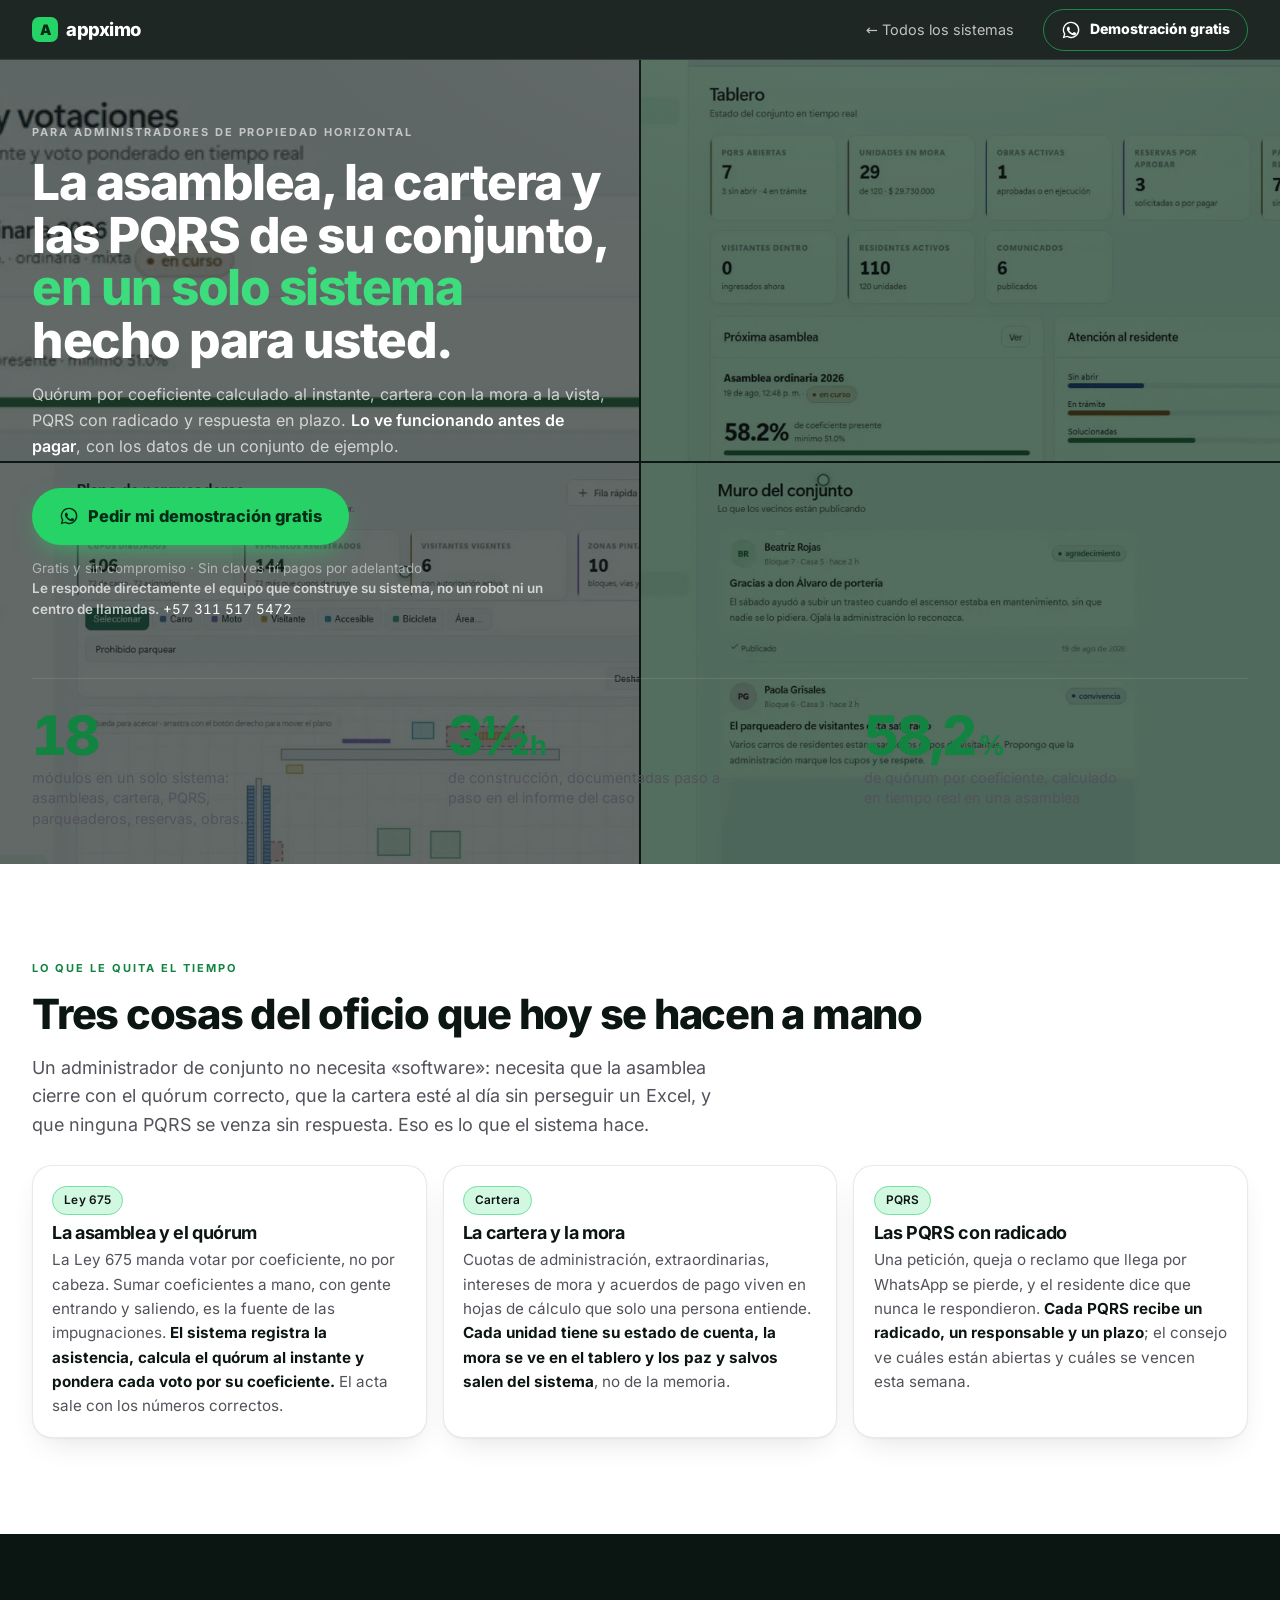
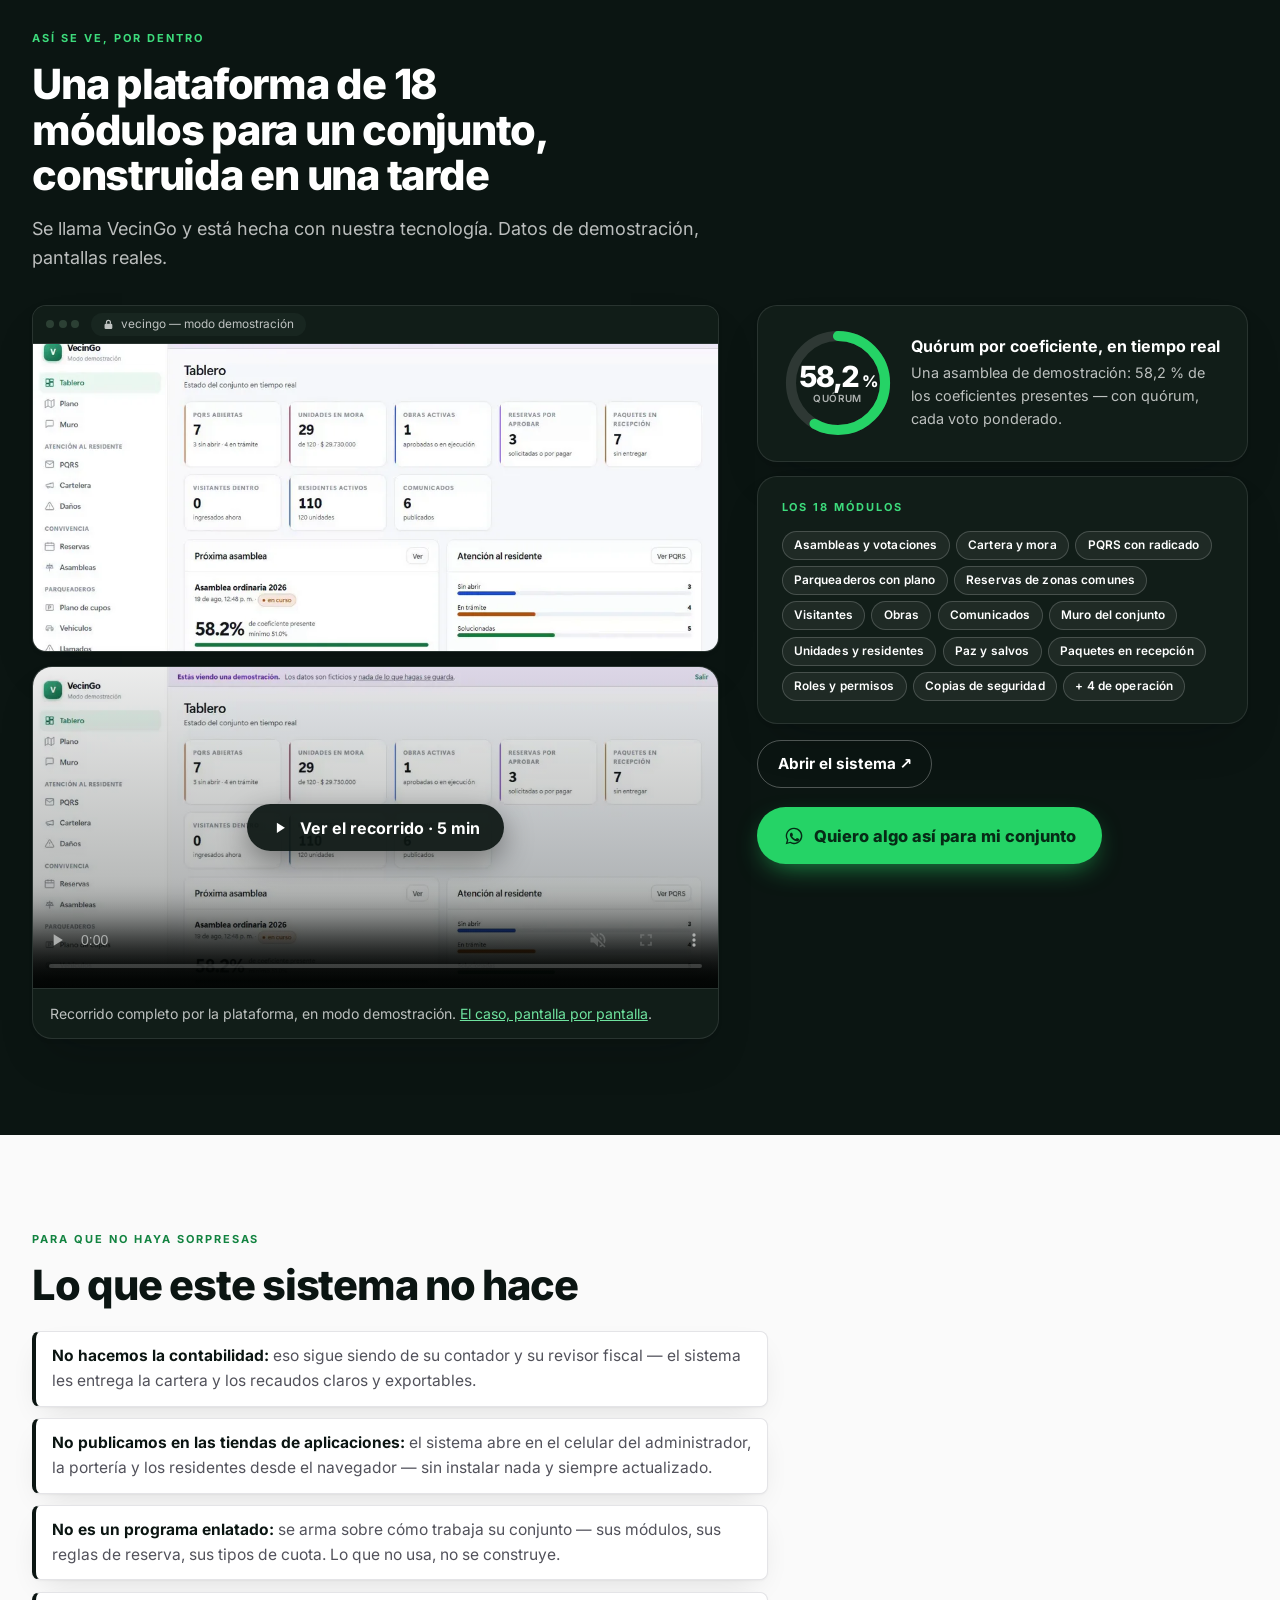
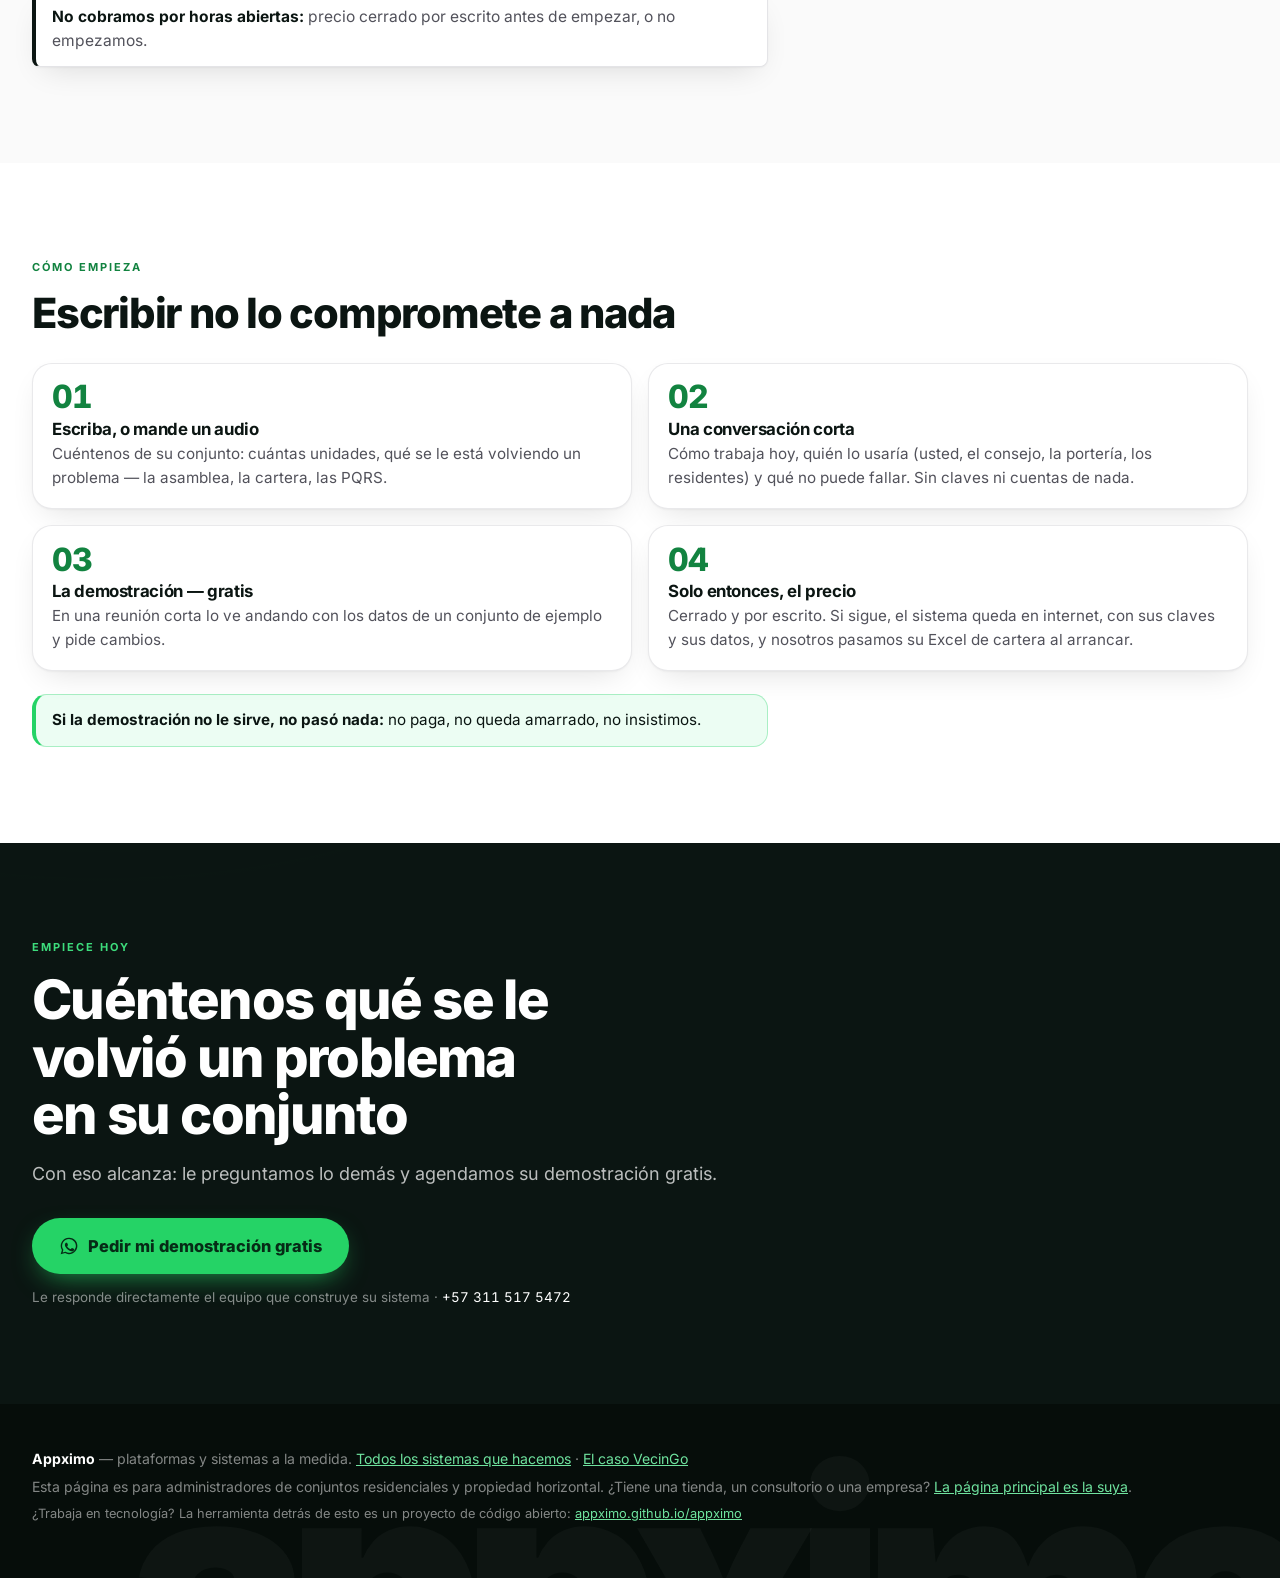
<file: conjuntos.html>
<!doctype html>
<html lang="es-CO">
<head>
<meta charset="utf-8">
<meta name="viewport" content="width=device-width, initial-scale=1">
<title>Software para administración de conjuntos residenciales — asambleas por coeficiente, cartera y PQRS | Appximo</title>
<meta name="description" content="Sistema a la medida para administradores de propiedad horizontal: asambleas con quórum por coeficiente, cartera y mora, PQRS con radicado, parqueaderos y comunicados. Demostración gratis por WhatsApp.">
<link rel="canonical" href="https://appximo.com/conjuntos.html">
<meta name="robots" content="index,follow,max-image-preview:large">
<meta property="og:title" content="Software para administración de conjuntos residenciales — Appximo">
<meta property="og:description" content="Asambleas con quórum por coeficiente, cartera al día, PQRS con radicado. Un sistema hecho para la administración de su conjunto. Demostración gratis.">
<meta property="og:image" content="https://appximo.com/assets/og.jpg">
<meta property="og:type" content="website">
<meta property="og:url" content="https://appximo.com/conjuntos.html">
<meta property="og:locale" content="es_CO">
<meta name="theme-color" content="#0b1512">
<link rel="preload" href="assets/inter-latin-var.woff2" as="font" type="font/woff2" crossorigin>
<link rel="stylesheet" href="assets/system.css?v=51310427">
<link rel="icon" href="data:image/svg+xml,%3Csvg xmlns='http://www.w3.org/2000/svg' viewBox='0 0 64 64'%3E%3Crect width='64' height='64' rx='14' fill='%2325d366'/%3E%3Ctext x='32' y='45' font-family='Inter,Arial,sans-serif' font-size='38' font-weight='900' fill='%23062b16' text-anchor='middle'%3EA%3C/text%3E%3C/svg%3E">
<script type="application/ld+json">{"@context":"https://schema.org","@type":"Service","name":"Software para administración de conjuntos residenciales","serviceType":"Sistema de administración de propiedad horizontal a la medida","provider":{"@type":"ProfessionalService","name":"Appximo","url":"https://appximo.com/","telephone":"+57 311 517 5472"},"audience":{"@type":"Audience","audienceType":"Administradores de propiedad horizontal"},"url":"https://appximo.com/conjuntos.html","offers":{"@type":"Offer","description":"Demostración gratis con datos de ejemplo; precio cerrado por escrito antes de empezar","url":"https://wa.me/573115175472"}}</script>
<style>
  .hero-float{position:absolute;right:var(--gutter);top:clamp(4.5rem,9vw,7rem);z-index:3;display:none;width:15.5rem}
  @media(min-width:1000px){.hero-float{display:block}}
  .hero-float .card-dark{padding:.9rem 1rem}
  .notif{display:flex;align-items:center;gap:.7rem;padding:.55rem 0;border-top:1px solid var(--ink-line)}
  .notif:first-child{border-top:none;padding-top:0}
  .notif .ci{width:1.8rem;height:1.8rem;border-radius:50%;background:var(--color-brand-500);display:flex;align-items:center;justify-content:center;flex:none}
  .notif .ci svg{width:.9rem;height:.9rem}
  .notif b{display:block;font-size:.84rem;line-height:1.2}
  .notif span{display:block;font-size:.72rem;color:var(--ink-text-mute)}
  .case{display:grid;gap:1.6rem;align-items:center}
  @media(min-width:900px){.case{grid-template-columns:7fr 5fr;gap:3rem}.case.flip .case-media{order:2}}
  .case+.case{margin-top:clamp(3rem,7vw,5rem);padding-top:clamp(3rem,7vw,5rem);border-top:1px solid var(--zinc-200)}
  .case h3{font-size:clamp(1.5rem,3.2vw,2.1rem);letter-spacing:-.03em;line-height:1.12;margin:.6rem 0 .7rem;font-weight:800}
  .case p{color:var(--text-2);font-size:1rem}
  .case-media{display:grid;gap:.9rem}
  .case-links{display:flex;flex-wrap:wrap;gap:.6rem;margin-top:1.1rem}
  .bframe video.loop{display:block;width:100%}
  .case-panel{margin-top:1.1rem;padding:1.1rem 1.2rem}
  .case-panel .eyebrow{margin-bottom:.6rem}
  .meaning{margin-top:1rem;background:var(--color-brand-50);border:1px solid var(--color-brand-200);border-left:4px solid var(--color-brand-500);border-radius:var(--radius-xl);padding:.85rem 1rem;color:var(--color-ink);font-size:.95rem}
  .door-grid{display:grid;gap:1rem;align-items:center}
  @media(min-width:860px){.door-grid{grid-template-columns:1fr auto;gap:2rem}}
  .door h2{font-size:clamp(1.35rem,2.8vw,1.8rem);letter-spacing:-.03em}
  .door p{opacity:.85;font-size:.98rem;margin-top:.35rem}
  .invite{display:grid;gap:.9rem;margin-top:1.5rem}
  @media(min-width:700px){.invite{grid-template-columns:1fr 1fr}}
  .pick{display:grid;grid-template-columns:5rem 1fr;gap:1rem;align-items:center;padding:.9rem 1rem;text-decoration:none;color:inherit}
  .pk-img{width:5rem;height:5rem;border-radius:var(--radius-lg);overflow:hidden;border:1px solid var(--zinc-200);background:var(--zinc-100)}
  .pk-img img{width:100%;height:100%;object-fit:cover;object-position:top left}
  .pick b{display:block;color:var(--text);font-size:1rem;line-height:1.3}
  .pick span{display:block;color:var(--text-2);font-size:.86rem;line-height:1.45}
  .pick .chip{margin-top:.45rem}
  .steps{display:grid;gap:1.2rem;margin-top:2rem}
  @media(min-width:860px){.steps{grid-template-columns:repeat(4,1fr);gap:1.4rem}}
  .step h3{font-size:1.06rem;margin:.6rem 0 .3rem;color:#fff}
  .step p{color:var(--ink-text-dim);font-size:.94rem}
  .how-grid{display:grid;gap:1.4rem;margin-top:2.4rem;align-items:start}
  @media(min-width:900px){.how-grid{grid-template-columns:7fr 5fr;gap:2.4rem}}
  .no-risk{margin-top:1.4rem;background:rgba(255,255,255,.06);border:1px solid var(--ink-line);border-left:4px solid var(--color-brand-500);border-radius:var(--radius-xl);padding:.95rem 1.1rem;color:#fff;font-size:.97rem}
  .who-grid{display:grid;gap:1.2rem;margin-top:1.8rem}
  @media(min-width:860px){.who-grid{grid-template-columns:3fr 2fr;align-items:start}}
  .people{display:grid;gap:.9rem;margin-top:1rem}
  @media(min-width:520px){.people{grid-template-columns:1fr 1fr}}
  .person{display:flex;gap:.9rem;align-items:center;padding:1rem 1.1rem}
  .person b{display:block;font-size:1rem;line-height:1.25}
  .person span{display:block;font-size:.84rem;color:var(--text-2);line-height:1.4}
  .person .avatar{display:inline-flex;font-size:1.05rem;color:#fff;line-height:1}
  .cred-list{list-style:none;margin-top:.7rem}
  .cred-list li{padding-left:1.5rem;position:relative;margin:.55rem 0;color:var(--text-2);font-size:.95rem}
  .cred-list li::before{content:"✓";position:absolute;left:0;color:var(--color-brand-600);font-weight:800}
  .contact{display:grid;gap:.5rem;margin-top:1rem;font-size:.95rem}
  .contact div{display:flex;gap:.6rem;align-items:baseline}
  .contact b{min-width:6.5rem;color:var(--text-3);font-weight:600;font-size:.8rem;letter-spacing:.06em;text-transform:uppercase}
  .nots{display:grid;gap:.7rem;margin-top:1.4rem;max-width:46rem}
  .not{background:var(--white);border:1px solid var(--zinc-200);border-left:4px solid var(--color-ink);border-radius:var(--radius-lg);padding:.75rem 1rem;color:var(--text-2);font-size:.97rem;box-shadow:var(--shadow-soft)}
  .not b{color:var(--text)}
  .closing{position:relative;overflow:hidden}
  .closing::before{content:"";position:absolute;inset:-40% -20% auto;height:120%;background:radial-gradient(60rem 30rem at 20% 0%,color-mix(in srgb,var(--color-brand-700) 45%,transparent) 0%,transparent 60%);pointer-events:none}
  .closing .container-x{position:relative}
  .closing h2{max-width:16ch}
  .tech{padding:2.4rem 0;border-top:1px solid var(--zinc-200)}
  .tech p{color:var(--text-2);font-size:.92rem;max-width:46rem;margin-top:.5rem}
  .autom{display:grid;gap:1.2rem;align-items:center;padding:1.4rem 1.5rem;margin-top:1.4rem}
  @media(min-width:760px){.autom{grid-template-columns:3fr 2fr;gap:2rem}}
  .autom h3{font-size:1.35rem;color:#fff;margin-bottom:.35rem}
  .autom p{color:var(--ink-text-dim);font-size:.96rem}
  .autom-visual{margin:0 auto;max-width:20rem;width:100%}
  @media(max-width:759px){.hero .cta-row .btn-wa{font-size:.95rem;padding:.8rem 1.25rem;gap:.5rem}}
  /* ── chip IA (solo en la variante ?hero=idea) ── */
  /* ── palabras clave: se resaltan al escribirse y encienden su pestaña ── */
  .k{font-weight:600;color:inherit;background:linear-gradient(180deg,transparent 64%,color-mix(in srgb,var(--color-brand) 38%,transparent) 64%);border-radius:2px;padding:0 .08em}
  .b-bubble .k{background:linear-gradient(180deg,transparent 64%,var(--color-brand-200) 64%)}
  .plat-tabs span{transition:background .35s var(--ease),color .35s var(--ease),padding .35s var(--ease)}
  .plat-tabs span.lit{background:var(--color-brand-100);color:var(--color-brand-ink);border-radius:999px;padding:.1rem .5rem;box-shadow:0 0 0 3px color-mix(in srgb,var(--color-brand) 25%,transparent)}
  .fly{position:fixed;z-index:80;pointer-events:none;font-weight:700;font-size:.8rem;color:var(--color-on-brand);background:var(--color-brand);border-radius:999px;padding:.2rem .6rem;box-shadow:0 0 0 4px color-mix(in srgb,var(--color-brand) 30%,transparent),0 10px 30px -8px color-mix(in srgb,var(--color-brand) 80%,transparent);white-space:nowrap;will-change:transform,opacity}
  .fly-trail{position:fixed;z-index:79;pointer-events:none;width:.55rem;height:.55rem;border-radius:50%;background:var(--color-brand-300);opacity:.9;will-change:transform,opacity}
  html.js .plat.assemble .plat-tabs{animation:coIn .5s var(--ease) both}
  html.js .plat.assemble .plat-kpis{animation:coIn .5s var(--ease) .15s both}
  html.js .plat.assemble .co-order{animation:coIn .5s var(--ease) .3s both}
  .ia{margin:1rem 0 0;max-width:34rem}
  .ia summary{list-style:none;display:inline-flex;align-items:center;gap:.55rem;cursor:pointer;font-size:.88rem;font-weight:700;color:#fff;background:rgba(255,255,255,.06);border:1px solid color-mix(in srgb,var(--color-brand) 45%,transparent);border-radius:999px;padding:.5rem 1rem;transition:border-color .18s}
  .ia summary::-webkit-details-marker{display:none}
  .ia summary svg{width:.95rem;height:.95rem;transition:transform .28s var(--ease)}
  .ia[open] summary svg{transform:rotate(180deg)}
  .ia summary:hover{border-color:var(--color-brand)}
  .ia-dot{width:.5rem;height:.5rem;border-radius:50%;background:var(--color-brand)}
  .ia-body p{margin-top:.7rem;font-size:.95rem;color:var(--ink-text-dim);background:rgba(255,255,255,.05);border:1px solid var(--ink-line);border-radius:12px;padding:.8rem 1rem}
  .ia-body a{color:var(--color-brand-300);font-weight:700}
  /* ── el flujo idea → sistema → trabajando solo (el hero) ── */
  .flow{display:none;flex-direction:column;gap:.35rem;max-width:23rem;margin-left:auto}
  @media(min-width:1000px){.flow{display:flex}}
  .flow-m{display:flex;max-width:none;margin:1.8rem 0 0}
  @media(min-width:1000px){.flow-m{display:none}}
  .fl-k{display:block;font-size:11px;letter-spacing:.14em;text-transform:uppercase;font-weight:700;color:var(--color-brand-400);margin-bottom:.45rem}
  .fl-bubble{background:rgba(255,255,255,.07);border:1px solid var(--ink-line);border-radius:var(--radius-2xl) var(--radius-2xl) var(--radius-2xl) .35rem;padding:.85rem 1rem;font-size:.92rem;line-height:1.45;color:#fff;font-weight:500}
  .fl-arrow{display:flex;align-items:center;gap:.6rem;padding:.35rem 0 .35rem .9rem;color:var(--color-brand-400);font-size:.78rem;font-weight:700;letter-spacing:.04em}
  .fl-arrow::before{content:"";width:2px;height:1.4rem;background:repeating-linear-gradient(180deg,var(--color-brand-400) 0 4px,transparent 4px 8px);border-radius:2px}
  .co-order{width:100%;padding:.9rem 1rem;background:var(--white);color:var(--text);border-radius:var(--radius-2xl);box-shadow:var(--shadow-lift)}
  .co-order .eyebrow{margin-bottom:.35rem}
  .co-order b{display:block;font-size:1rem;line-height:1.25}
  .co-order .price{font-weight:800;font-variant-numeric:tabular-nums;font-size:1.25rem;letter-spacing:-.03em;margin-top:.3rem;white-space:nowrap}
  .co-order .row{display:flex;justify-content:space-between;align-items:center;margin-top:.55rem;gap:.5rem}
  .co-notif{width:100%;padding:.8rem .95rem}
  .stage{position:relative;display:none;margin-left:auto;max-width:25rem;padding:1.1rem;border-radius:var(--radius-3xl);background:var(--white);color:var(--text);border:1px solid rgba(255,255,255,.35);box-shadow:0 40px 90px -30px rgba(0,0,0,.7),0 0 0 8px rgba(255,255,255,.04)}
  .stage::before{content:"";position:absolute;inset:-14%;z-index:-1;background:radial-gradient(closest-side,rgba(255,255,255,.10),transparent 70%);pointer-events:none}
  .stage .fl-k{color:var(--color-brand-ink)}
  .stage .fl-bubble{background:var(--zinc-100);border-color:var(--zinc-200);color:var(--text);font-weight:500}
  .stage .fl-arrow{color:var(--color-brand-ink)}
  .stage .fl-arrow::before{background:repeating-linear-gradient(180deg,var(--color-brand-500) 0 4px,transparent 4px 8px)}
  .stage .plat{box-shadow:var(--shadow-soft);border:1px solid var(--zinc-200)}
  .stage .k{background:linear-gradient(180deg,transparent 64%,var(--color-brand-200) 64%)}
  .stage .fl-chips .chip-ghost{border-color:var(--zinc-200);background:var(--zinc-50);color:var(--zinc-700)}
  .stage .flow{display:flex;max-width:none;margin:0}
  @media(min-width:1000px){.stage{display:block}.flow-m{display:none}}
  @media(max-width:999px){
    .hero-layout{display:flex;flex-direction:column}
    .stage{display:block;order:-1;width:100%;max-width:none;margin:0 0 1.6rem;padding:.9rem;border-radius:var(--radius-2xl)}
    .flow-m{display:none}
    .hero-copy{padding-top:0}
    html.js .flow:not(.typed) .fl-after{display:none}
  }
  .plat{position:relative;background:var(--white);color:var(--text);border-radius:var(--radius-2xl);box-shadow:var(--shadow-lift);padding:.8rem .9rem .9rem}
  .plat::after{content:"";position:absolute;inset:-2px;border-radius:calc(var(--radius-2xl) + 2px);padding:2px;background:conic-gradient(from var(--sweep,0deg),transparent 0 70%,var(--color-brand-400) 85%,transparent 100%);-webkit-mask:linear-gradient(#000 0 0) content-box,linear-gradient(#000 0 0);-webkit-mask-composite:xor;mask-composite:exclude;opacity:0;pointer-events:none}
  .plat-tabs{display:flex;gap:.9rem;font-size:.74rem;font-weight:600;color:var(--text-3);border-bottom:1px solid var(--zinc-100);padding-bottom:.5rem;margin-bottom:.6rem}
  .plat-tabs .on{color:var(--color-brand-ink);border-bottom:2px solid var(--color-brand);margin-bottom:-.55rem;padding-bottom:.45rem}
  .plat-kpis{display:grid;grid-template-columns:repeat(3,auto);gap:.9rem;justify-content:start;margin-bottom:.7rem}
  .plat-kpis b{display:block;font-weight:800;font-size:1.02rem;letter-spacing:-.03em;line-height:1.1;white-space:nowrap}
  .plat-kpis span{display:block;font-size:.68rem;color:var(--text-3);line-height:1.2}
  .plat-kpis b span{display:inline;font-size:inherit;color:inherit;line-height:inherit}
  .plat .co-order{box-shadow:none;border:1px solid var(--zinc-200);padding:.7rem .8rem}
  .fl-chips{display:flex;flex-wrap:wrap;gap:.4rem;margin-top:.6rem}
  .fl-caret{display:none;width:2px;height:1em;background:var(--color-brand-400);vertical-align:-.15em;margin-left:2px}
  html.js .flow.typing .fl-caret{display:inline-block}
  /* narrativa de UNA pasada: corre siempre (no es un bucle); solo el parpadeo del cursor respeta reducir-movimiento */
  @keyframes coIn{from{opacity:0;transform:translateY(14px)}to{opacity:1;transform:none}}
  @keyframes caret{0%,100%{opacity:0}50%{opacity:1}}
  html.js .flow>.fl-step:first-child{animation:coIn .5s var(--ease) both;animation-delay:.2s}
  @media (prefers-reduced-motion:no-preference){html.js .flow.typing .fl-caret{animation:caret .9s steps(1) infinite}}
  html.js .flow:not(.typed) .fl-after{opacity:0}
  html.js .flow.typed .fl-after{animation:coIn .6s var(--ease) both}
  html.js .flow.typed .fl-after:nth-of-type(2){animation-delay:.15s}html.js .flow.typed .fl-after:nth-of-type(3){animation-delay:.4s}html.js .flow.typed .fl-after:nth-of-type(4){animation-delay:1.2s}html.js .flow.typed .fl-after:nth-of-type(5){animation-delay:1.45s}
  html.js .flow .fl-bubble{transition:transform .5s var(--ease),opacity .5s var(--ease);transform-origin:left top}
  html.js .flow.typed .fl-bubble{transform:scale(.97);opacity:.8}
  html.js .flow .fl-arrow::before{transform:scaleY(0);transform-origin:top;transition:transform .45s var(--ease)}
  html.js .flow.typed .fl-arrow::before{transform:none}
  html.js .flow.typed .fl-arrow:nth-of-type(4)::before{transition-delay:1.1s}
  @property --sweep{syntax:"<angle>";inherits:false;initial-value:0deg}
  @keyframes sweep{from{--sweep:0deg;opacity:1}to{--sweep:360deg;opacity:0}}
  html.js .flow.typed .plat::after{animation:sweep 1.5s var(--ease) .45s 1 both}
  @keyframes platIn{from{opacity:0;transform:translateY(16px) scale(.94)}to{opacity:1;transform:none}}
  html.js .flow.typed .plat{animation:platIn .7s var(--ease) .4s both}
  html.js .flow.typed .co-notif .notif{animation:coIn .5s var(--ease) both}
  html.js .flow.typed .co-notif .notif:nth-child(1){animation-delay:1.5s}html.js .flow.typed .co-notif .notif:nth-child(2){animation-delay:1.75s}html.js .flow.typed .co-notif .notif:nth-child(3){animation-delay:2s}
  html.js .flow.typed .fl-chips .chip{animation:coIn .45s var(--ease) both}
  html.js .flow.typed .fl-chips .chip:nth-child(1){animation-delay:2.1s}html.js .flow.typed .fl-chips .chip:nth-child(2){animation-delay:2.25s}html.js .flow.typed .fl-chips .chip:nth-child(3){animation-delay:2.4s}
  .notif{display:flex;align-items:center;gap:.7rem;padding:.55rem 0;border-top:1px solid var(--ink-line)}
  .notif:first-child{border-top:none;padding-top:0}
  .notif .ci{width:1.8rem;height:1.8rem;border-radius:50%;background:var(--color-brand-500);display:flex;align-items:center;justify-content:center;flex:none}
  .notif .ci svg{width:.9rem;height:.9rem}
  .notif b{display:block;font-size:.84rem;line-height:1.2}
  .notif span{display:block;font-size:.72rem;color:var(--ink-text-mute)}
  .case{display:grid;gap:1.6rem;align-items:center}
  @media(min-width:900px){.case{grid-template-columns:7fr 5fr;gap:3rem}.case.flip .case-media{order:2}}
  .case+.case{margin-top:clamp(3rem,7vw,5rem);padding-top:clamp(3rem,7vw,5rem);border-top:1px solid var(--zinc-200)}
  .case h3{font-size:clamp(1.5rem,3.2vw,2.1rem);letter-spacing:-.03em;line-height:1.12;margin:.6rem 0 .7rem;font-weight:800}
  .case p{color:var(--text-2);font-size:1rem}
  .case-media{display:grid;gap:.9rem}
  .case-links{display:flex;flex-wrap:wrap;gap:.6rem;margin-top:1.1rem}
  .case-panel{margin-top:1.1rem;padding:1.1rem 1.2rem}
  .case-panel .eyebrow{margin-bottom:.6rem}
  .meaning{margin-top:1rem;background:var(--color-brand-50);border:1px solid var(--color-brand-200);border-left:4px solid var(--color-brand-500);border-radius:var(--radius-xl);padding:.85rem 1rem;color:var(--color-ink);font-size:.95rem}
  .door-grid{display:grid;gap:1rem;align-items:center}
  @media(min-width:860px){.door-grid{grid-template-columns:1fr auto;gap:2rem}}
  .door h2{font-size:clamp(1.35rem,2.8vw,1.8rem);letter-spacing:-.03em}
  .door p{opacity:.85;font-size:.98rem;margin-top:.35rem}
  .invite{display:grid;gap:.9rem;margin-top:1.5rem}
  @media(min-width:700px){.invite{grid-template-columns:1fr 1fr}}
  .pick{display:grid;grid-template-columns:5rem 1fr;gap:1rem;align-items:center;padding:.9rem 1rem;text-decoration:none;color:inherit}
  .pk-img{width:5rem;height:5rem;border-radius:var(--radius-lg);overflow:hidden;border:1px solid var(--zinc-200);background:var(--zinc-100)}
  .pk-img img{width:100%;height:100%;object-fit:cover;object-position:top left}
  .pick b{display:block;color:var(--text);font-size:1rem;line-height:1.3}
  .pick span{display:block;color:var(--text-2);font-size:.86rem;line-height:1.45}
  .pick .chip{margin-top:.45rem}
  .steps{display:grid;gap:1.2rem;margin-top:2rem}
  @media(min-width:860px){.steps{grid-template-columns:repeat(4,1fr);gap:1.4rem}}
  .step h3{font-size:1.06rem;margin:.6rem 0 .3rem;color:#fff}
  .step p{color:var(--ink-text-dim);font-size:.94rem}
  .how-grid{display:grid;gap:1.4rem;margin-top:2.4rem;align-items:start}
  @media(min-width:900px){.how-grid{grid-template-columns:7fr 5fr;gap:2.4rem}}
  .no-risk{margin-top:1.4rem;background:rgba(255,255,255,.06);border:1px solid var(--ink-line);border-left:4px solid var(--color-brand-500);border-radius:var(--radius-xl);padding:.95rem 1.1rem;color:#fff;font-size:.97rem}
  .who-grid{display:grid;gap:1.2rem;margin-top:1.8rem}
  @media(min-width:860px){.who-grid{grid-template-columns:3fr 2fr;align-items:start}}
  .people{display:grid;gap:.9rem;margin-top:1rem}
  @media(min-width:520px){.people{grid-template-columns:1fr 1fr}}
  .person{display:flex;gap:.9rem;align-items:center;padding:1rem 1.1rem}
  .person b{display:block;font-size:1rem;line-height:1.25}
  .person span{display:block;font-size:.84rem;color:var(--text-2);line-height:1.4}
  .person .avatar{display:inline-flex;font-size:1.05rem;color:#fff;line-height:1}
  .cred-list{list-style:none;margin-top:.7rem}
  .cred-list li{padding-left:1.5rem;position:relative;margin:.55rem 0;color:var(--text-2);font-size:.95rem}
  .cred-list li::before{content:"✓";position:absolute;left:0;color:var(--color-brand-600);font-weight:800}
  .contact{display:grid;gap:.5rem;margin-top:1rem;font-size:.95rem}
  .contact div{display:flex;gap:.6rem;align-items:baseline}
  .contact b{min-width:6.5rem;color:var(--text-3);font-weight:600;font-size:.8rem;letter-spacing:.06em;text-transform:uppercase}
  .nots{display:grid;gap:.7rem;margin-top:1.4rem;max-width:46rem}
  .not{background:var(--white);border:1px solid var(--zinc-200);border-left:4px solid var(--color-ink);border-radius:var(--radius-lg);padding:.75rem 1rem;color:var(--text-2);font-size:.97rem;box-shadow:var(--shadow-soft)}
  .not b{color:var(--text)}
  .closing{position:relative;overflow:hidden}
  .closing::before{content:"";position:absolute;inset:-40% -20% auto;height:120%;background:radial-gradient(60rem 30rem at 20% 0%,color-mix(in srgb,var(--color-brand-700) 45%,transparent) 0%,transparent 60%);pointer-events:none}
  .closing .container-x{position:relative}
  .closing h2{max-width:16ch}
  .tech{padding:2.4rem 0;border-top:1px solid var(--zinc-200)}
  .tech p{color:var(--text-2);font-size:.92rem;max-width:46rem;margin-top:.5rem}
  .autom{display:grid;gap:1.2rem;align-items:center;padding:1.4rem 1.5rem;margin-top:1.4rem}
  @media(min-width:760px){.autom{grid-template-columns:3fr 2fr;gap:2rem}}
  .autom h3{font-size:1.35rem;color:#fff;margin-bottom:.35rem}
  .autom p{color:var(--ink-text-dim);font-size:.96rem}
  .autom-visual{margin:0 auto;max-width:20rem;width:100%}
  @media(max-width:759px){.hero .cta-row .btn-wa{font-size:.95rem;padding:.8rem 1.25rem;gap:.5rem}}
  /* ── chip IA (solo en la variante ?hero=idea) ── */
  .ia{margin:1rem 0 0;max-width:34rem}
  .ia summary{list-style:none;display:inline-flex;align-items:center;gap:.55rem;cursor:pointer;font-size:.88rem;font-weight:700;color:#fff;background:rgba(255,255,255,.06);border:1px solid color-mix(in srgb,var(--color-brand) 45%,transparent);border-radius:999px;padding:.5rem 1rem;transition:border-color .18s}
  .ia summary::-webkit-details-marker{display:none}
  .ia summary svg{width:.95rem;height:.95rem;transition:transform .28s var(--ease)}
  .ia[open] summary svg{transform:rotate(180deg)}
  .ia summary:hover{border-color:var(--color-brand)}
  .ia-dot{width:.5rem;height:.5rem;border-radius:50%;background:var(--color-brand)}
  .ia-body p{margin-top:.7rem;font-size:.95rem;color:var(--ink-text-dim);background:rgba(255,255,255,.05);border:1px solid var(--ink-line);border-radius:12px;padding:.8rem 1rem}
  .ia-body a{color:var(--color-brand-300);font-weight:700}
  /* ── el collage de componentes del hero ── */
  .collage{position:relative;min-height:22rem;display:none}
  @media(min-width:1000px){.collage{display:block}}
  .collage>*{position:absolute}
  .co-order{left:0;top:1.2rem;width:17rem;padding:1rem 1.1rem;background:var(--white);color:var(--text);border-radius:var(--radius-2xl);box-shadow:var(--shadow-lift)}
  .co-order .eyebrow{margin-bottom:.4rem}
  .co-order b{display:block;font-size:1.02rem;line-height:1.25}
  .co-order .price{font-weight:800;font-variant-numeric:tabular-nums;font-size:1.3rem;letter-spacing:-.03em;margin-top:.35rem}
  .co-order .row{display:flex;justify-content:space-between;align-items:center;margin-top:.6rem;gap:.5rem}
  .co-notif{right:0;top:0;width:15.5rem;padding:.9rem 1rem}
  .co-ring{left:2.5rem;bottom:0;width:20rem;padding:.9rem 1rem 1rem;display:flex;align-items:center;gap:.9rem;background:var(--white);color:var(--text);border-radius:var(--radius-2xl);box-shadow:var(--shadow-lift)}
  .co-ring b{display:block;font-size:.9rem;line-height:1.25}
  .co-ring span{display:block;font-size:.76rem;color:var(--text-2);margin-top:.15rem}
  .notif{display:flex;align-items:center;gap:.7rem;padding:.55rem 0;border-top:1px solid var(--ink-line)}
  .notif:first-child{border-top:none;padding-top:0}
  .notif:last-child{padding-bottom:0}
  .notif .ci{width:1.8rem;height:1.8rem;border-radius:50%;background:var(--color-brand-500);display:flex;align-items:center;justify-content:center;flex:none}
  .notif .ci svg{width:.9rem;height:.9rem}
  .notif b{display:block;font-size:.84rem;line-height:1.2}
  .notif span{display:block;font-size:.72rem;color:var(--ink-text-mute)}
  section[id]{scroll-margin-top:4.6rem}
  /* ── el escenario blanco de «Cómo funciona» ── */
  .build{background:var(--white);color:var(--text);border-radius:var(--radius-2xl);box-shadow:var(--shadow-lift);padding:1rem 1.1rem 1.1rem;position:relative;overflow:hidden}
  .b-head{display:flex;justify-content:space-between;align-items:center;margin-bottom:.9rem}
  .b-time{font-size:.78rem;color:var(--text-3);font-weight:600}
  .b-chat{display:flex;gap:.6rem;align-items:flex-start}
  .b-who{font-size:.68rem;font-weight:700;letter-spacing:.08em;text-transform:uppercase;color:var(--text-3);padding-top:.5rem;flex:none}
  .b-bubble{background:var(--zinc-100);border-radius:var(--radius-xl) var(--radius-xl) var(--radius-xl) .3rem;padding:.7rem .9rem;font-size:.92rem;line-height:1.45;color:var(--text);min-height:2.6rem;flex:1}
  .b-caret{display:none;width:2px;height:1em;background:var(--color-brand-ink);vertical-align:-.15em;margin-left:2px}
  .b-proc{list-style:none;margin:.9rem 0 0;display:grid;gap:.45rem;padding-left:0}
  .b-proc li{display:flex;align-items:center;gap:.6rem;font-size:.86rem;color:var(--text-3)}
  .b-proc li i{width:1rem;height:1rem;border-radius:50%;border:2px solid var(--zinc-300);flex:none;position:relative;transition:border-color .3s,background .3s}
  .b-proc li.on{color:var(--text)}
  .b-proc li.on i{border-color:var(--color-brand-500)}
  .b-proc li.done{color:var(--text-2)}
  .b-proc li.done i{background:var(--color-brand-500);border-color:var(--color-brand-500)}
  .b-proc li.done i::after{content:"";position:absolute;left:.28rem;top:.1rem;width:.28rem;height:.5rem;border:solid var(--color-on-brand);border-width:0 2px 2px 0;transform:rotate(45deg)}
  .b-out{margin-top:.9rem;border-radius:14px;overflow:hidden;border:1px solid var(--zinc-200);box-shadow:var(--shadow-soft)}
  .b-out .bbar{background:var(--color-ink-800)}
  .b-plat{border-radius:0;box-shadow:none}
  .b-order{display:flex;align-items:center;justify-content:space-between;gap:.6rem}
  .b-plat::after{border-radius:0}
  html.js .build:not(.p3) .b-out{display:none}
  html.js .build:not(.p2) .b-proc{opacity:.45}
  @keyframes procPulse{0%,100%{box-shadow:0 0 0 0 color-mix(in srgb,var(--color-brand) 45%,transparent)}70%{box-shadow:0 0 0 .5rem transparent}}
  html.js .build.p1 .b-caret{display:inline-block}
  @media (prefers-reduced-motion:no-preference){html.js .build.p1 .b-caret{animation:caret .9s steps(1) infinite}}
  html.js .b-proc li.on i{animation:procPulse 1s ease-out 3}
  html.js .build.p3 .b-out{animation:platIn .7s var(--ease) both}
  html.js .build.p3 .b-plat::after{animation:sweep 1.5s var(--ease) .3s 1 both}
  /* ── la franja de demos ── */
  .strip{display:flex;flex-wrap:wrap;align-items:center;gap:.5rem 1rem;font-size:.95rem;color:var(--text-2)}
  .strip b{color:var(--text)}
  .strip a{font-weight:700;text-decoration:none;color:var(--color-brand-ink);white-space:nowrap}
  .strip a:hover{text-decoration:underline}
  .strip .sep{color:var(--zinc-400)}
  /* ── bloque de equipo ── */
  .team-grid{display:grid;gap:1.2rem;margin-top:1.6rem}
  @media(min-width:860px){.team-grid{grid-template-columns:3fr 2fr;align-items:start}}
  .creds{display:grid;gap:.7rem;margin-top:1.1rem}
  @media(min-width:600px){.creds{grid-template-columns:repeat(2,1fr)}}
  .cred{padding:1rem 1.05rem}
  .cred b{display:block;font-size:.98rem;line-height:1.25}
  .cred span{display:block;font-size:.84rem;color:var(--text-2);margin-top:.25rem;line-height:1.4}
  .cred .k{display:block;font-weight:800;font-size:1.7rem;letter-spacing:-.04em;color:var(--color-brand-ink);font-variant-numeric:tabular-nums;line-height:1;margin-bottom:.45rem}
  /* ── segmento para empresas con equipo técnico ── */
  .tec-grid{display:grid;gap:1.6rem;align-items:start;margin-top:2rem}
  @media(min-width:900px){.tec-grid{grid-template-columns:6fr 6fr;gap:2.6rem}}
  .tec-grid h3{font-size:1.35rem;color:#fff;margin:.6rem 0 .5rem}
  .tec-grid p{color:var(--ink-text-dim);font-size:.98rem}
  .tec-args{list-style:none;margin-top:1rem;display:grid;gap:.55rem}
  .tec-args li{padding-left:1.5rem;position:relative;color:var(--ink-text-dim);font-size:.95rem}
  .tec-args li::before{content:"✓";position:absolute;left:0;color:var(--color-brand-400);font-weight:800}
  .tec-args li strong{color:#fff}
  .tec-foot{margin-top:1.4rem;padding-top:1.2rem;border-top:1px solid var(--ink-line);font-size:.9rem;color:var(--ink-text-mute)}
</style>
<style>
  .pains{display:grid;gap:1rem;margin-top:1.6rem}
  @media(min-width:760px){.pains{grid-template-columns:repeat(3,1fr)}}
  .pain{padding:1.15rem 1.2rem}
  .pain h3{font-size:1.12rem;margin:.55rem 0 .35rem}
  .pain p{color:var(--text-2);font-size:.95rem}
  .pain p b{color:var(--color-ink)}
  .vg{display:grid;gap:1.4rem;margin-top:2rem;align-items:start}
  @media(min-width:900px){.vg{grid-template-columns:7fr 5fr;gap:2.4rem}}
  .mods{display:flex;flex-wrap:wrap;gap:.4rem;margin-top:.9rem}
  .steps2{margin-top:1.6rem;display:grid;gap:1rem}
  @media(min-width:760px){.steps2{grid-template-columns:repeat(2,1fr)}}
  .steps2 .card{padding:1.1rem 1.2rem}
  .steps2 .step-n{color:var(--color-brand-ink);font-size:2rem}
  .steps2 h3{font-size:1.05rem;margin:.4rem 0 .25rem}
  .steps2 p{color:var(--text-2);font-size:.95rem}
</style>
</head>
<body>
<nav class="nav" id="nav"><div class="container-x nav-in">
  <a class="logo" href="/"><span class="logo-mark">A</span>appximo</a>
  <a class="nav-links" href="/" style="text-decoration:none;color:var(--ink-text-dim)">← Todos los sistemas</a>
  <a class="btn btn-wa compact" href="https://wa.me/573115175472?text=Hola%2C%20administro%20un%20conjunto%20residencial%20y%20quiero%20una%20demostraci%C3%B3n%20gratis.%20Los%20vi%20en%20appximo.com%2Fconjuntos%20%28men%C3%BA%29."><svg viewBox="0 0 24 24" fill="currentColor" aria-hidden="true"><path d="M12.04 2a9.9 9.9 0 0 0-8.53 14.9L2 22l5.25-1.47A9.9 9.9 0 1 0 12.04 2Zm0 1.67a8.22 8.22 0 1 1-4.2 15.3l-.3-.18-3.12.87.84-3.04-.2-.31a8.22 8.22 0 0 1 6.98-12.64Zm-3.3 4.42c-.18 0-.47.07-.72.34-.25.27-.95.93-.95 2.27 0 1.34.97 2.63 1.11 2.81.13.18 1.87 3 4.63 4.08 2.3.9 2.77.72 3.27.68.5-.05 1.62-.66 1.85-1.3.23-.65.23-1.2.16-1.31-.07-.11-.25-.18-.52-.32-.27-.13-1.62-.8-1.87-.9-.25-.09-.43-.13-.61.14-.18.27-.7.9-.86 1.08-.16.18-.32.2-.59.07-.27-.14-1.15-.42-2.19-1.35-.81-.72-1.35-1.61-1.51-1.88-.16-.27-.02-.42.12-.55.12-.12.27-.32.4-.48.14-.16.18-.27.27-.45.09-.18.05-.34-.02-.48-.07-.14-.6-1.46-.83-2-.2-.46-.4-.44-.61-.45h-.53Z"/></svg>Demostración gratis</a>
</div></nav>

<header class="hero grain">
  <div class="hero-grid-bg" aria-hidden="true"><div><img src="assets/caso-asamblea.webp" alt="" width="1080" height="245" decoding="async" fetchpriority="high"></div><div><img src="assets/tablero-hero.webp" alt="" width="1080" height="483" decoding="async" fetchpriority="low"></div><div><img src="assets/caso-plano.webp" alt="" width="1080" height="498" decoding="async" fetchpriority="low" loading="lazy"></div><div><img src="assets/caso-muro.webp" alt="" width="1080" height="498" decoding="async" fetchpriority="low" loading="lazy"></div></div><div class="hero-veil" aria-hidden="true"></div>
  <div class="container-x">
    <div class="hero-copy">
      <p class="eyebrow">Para administradores de propiedad horizontal</p>
      <h1 class="t-5xl" style="max-width:18ch">La asamblea, la cartera y las PQRS de su conjunto, <em>en un solo sistema</em> hecho para usted.</h1>
      <p class="sub">Quórum por coeficiente calculado al instante, cartera con la mora a la vista, PQRS con radicado y respuesta en plazo. <strong>Lo ve funcionando antes de pagar</strong>, con los datos de un conjunto de ejemplo.</p>
      <div class="cta-row">
        <a class="btn btn-wa btn-pulse" href="https://wa.me/573115175472?text=Hola%2C%20administro%20un%20conjunto%20residencial%20y%20quiero%20una%20demostraci%C3%B3n%20gratis%20del%20sistema%20de%20asambleas%2C%20cartera%20y%20PQRS.%20%28appximo.com%2Fconjuntos%20%C2%B7%20inicio%29"><svg viewBox="0 0 24 24" fill="currentColor" aria-hidden="true"><path d="M12.04 2a9.9 9.9 0 0 0-8.53 14.9L2 22l5.25-1.47A9.9 9.9 0 1 0 12.04 2Zm0 1.67a8.22 8.22 0 1 1-4.2 15.3l-.3-.18-3.12.87.84-3.04-.2-.31a8.22 8.22 0 0 1 6.98-12.64Zm-3.3 4.42c-.18 0-.47.07-.72.34-.25.27-.95.93-.95 2.27 0 1.34.97 2.63 1.11 2.81.13.18 1.87 3 4.63 4.08 2.3.9 2.77.72 3.27.68.5-.05 1.62-.66 1.85-1.3.23-.65.23-1.2.16-1.31-.07-.11-.25-.18-.52-.32-.27-.13-1.62-.8-1.87-.9-.25-.09-.43-.13-.61.14-.18.27-.7.9-.86 1.08-.16.18-.32.2-.59.07-.27-.14-1.15-.42-2.19-1.35-.81-.72-1.35-1.61-1.51-1.88-.16-.27-.02-.42.12-.55.12-.12.27-.32.4-.48.14-.16.18-.27.27-.45.09-.18.05-.34-.02-.48-.07-.14-.6-1.46-.83-2-.2-.46-.4-.44-.61-.45h-.53Z"/></svg>Pedir mi demostración gratis</a>
        <p class="cta-trust">Gratis y sin compromiso · Sin claves ni pagos por adelantado<br><b>Le responde directamente el equipo que construye su sistema, no un robot ni un centro de llamadas.</b> <a href="https://wa.me/573115175472?text=Hola%2C%20administro%20un%20conjunto%20residencial%20y%20quiero%20una%20demostraci%C3%B3n%20gratis.%20%28appximo.com%2Fconjuntos%20%C2%B7%20tel%C3%A9fono%29">+57 311 517 5472</a></p>
      </div>
    </div>
    <div class="stats">
      <div class="stat"><b>18</b><span>módulos en un solo sistema: asambleas, cartera, PQRS, parqueaderos, reservas, obras…</span></div>
      <div class="stat"><b>3½<span class="u">h</span></b><span>de construcción, documentadas paso a paso en el informe del caso</span></div>
      <div class="stat"><b>58,2<span class="u">%</span></b><span>de quórum por coeficiente, calculado en tiempo real en una asamblea</span></div>
    </div>
  </div>
</header>

<section class="section s-white" id="dolores"><div class="container-x">
  <p class="eyebrow reveal">Lo que le quita el tiempo</p>
  <h2 class="t-4xl reveal">Tres cosas del oficio que hoy se hacen a mano</h2>
  <p class="lead reveal" style="margin-top:1rem">Un administrador de conjunto no necesita «software»: necesita que la asamblea cierre con el quórum correcto, que la cartera esté al día sin perseguir un Excel, y que ninguna PQRS se venza sin respuesta. Eso es lo que el sistema hace.</p>
  <div class="pains">
    <article class="card card-hover pain reveal"><span class="chip chip-brand">Ley 675</span><h3>La asamblea y el quórum</h3><p>La Ley 675 manda votar por coeficiente, no por cabeza. Sumar coeficientes a mano, con gente entrando y saliendo, es la fuente de las impugnaciones. <b>El sistema registra la asistencia, calcula el quórum al instante y pondera cada voto por su coeficiente.</b> El acta sale con los números correctos.</p></article>
    <article class="card card-hover pain reveal" style="--d:.08s"><span class="chip chip-brand">Cartera</span><h3>La cartera y la mora</h3><p>Cuotas de administración, extraordinarias, intereses de mora y acuerdos de pago viven en hojas de cálculo que solo una persona entiende. <b>Cada unidad tiene su estado de cuenta, la mora se ve en el tablero y los paz y salvos salen del sistema</b>, no de la memoria.</p></article>
    <article class="card card-hover pain reveal" style="--d:.16s"><span class="chip chip-brand">PQRS</span><h3>Las PQRS con radicado</h3><p>Una petición, queja o reclamo que llega por WhatsApp se pierde, y el residente dice que nunca le respondieron. <b>Cada PQRS recibe un radicado, un responsable y un plazo</b>; el consejo ve cuáles están abiertas y cuáles se vencen esta semana.</p></article>
  </div>
</div></section>

<section class="section s-ink" id="vecingo"><div class="container-x">
  <p class="eyebrow reveal">Así se ve, por dentro</p>
  <h2 class="t-4xl reveal" style="max-width:22ch">Una plataforma de 18 módulos para un conjunto, construida en una tarde</h2>
  <p class="lead reveal" style="margin-top:1rem">Se llama VecinGo y está hecha con nuestra tecnología. Datos de demostración, pantallas reales.</p>
  <div class="vg">
    <div style="display:grid;gap:.9rem">
      <div class="bframe reveal media-skel"><div class="bbar" aria-hidden="true"><span class="bdots"><i></i><i></i><i></i></span><span class="burl"><svg viewBox="0 0 12 14" fill="none" aria-hidden="true"><rect x="1" y="6" width="10" height="7" rx="1.6" fill="currentColor"/><path d="M3.5 6V4.2a2.5 2.5 0 0 1 5 0V6" stroke="currentColor" stroke-width="1.6"/></svg>vecingo — modo demostración</span></div><img src="assets/tablero-hero.webp" alt="Tablero del conjunto: PQRS abiertas, unidades en mora con su valor, obras, reservas, visitantes y la asamblea en curso" width="1080" height="483" loading="lazy"></div>
      <figure class="media reveal" style="--d:.1s"><div class="vframe"><video id="casovid" controls muted playsinline preload="none" poster="assets/poster-vecingo.webp" width="1280" height="720" aria-label="Video: recorrido de 5 minutos por la plataforma VecinGo en modo demostración"><source src="assets/vecingo-caso.mp4" type="video/mp4"></video><button class="vplay" aria-label="Reproducir el recorrido"><span class="vplay-btn"><svg viewBox="0 0 24 24" fill="currentColor" aria-hidden="true"><path d="M8 5v14l11-7z"/></svg>Ver el recorrido · 5 min</span></button></div><figcaption>Recorrido completo por la plataforma, en modo demostración. <a href="caso.html">El caso, pantalla por pantalla</a>.</figcaption></figure>
    </div>
    <div class="reveal" style="--d:.15s">
      <div class="card-dark card-pad ring-row">
        <div class="ring dark" style="--size:7rem;--c:264;--p:0.5820" role="img" aria-label="58.2 por ciento quórum"><svg viewBox="0 0 100 100"><circle class="bg" cx="50" cy="50" r="42"/><circle class="fg" cx="50" cy="50" r="42"/></svg><div class="num"><span>58,2<span style="font-size:.55em"> %</span></span><small>quórum</small></div></div>
        <div><b style="display:block;font-size:1rem;line-height:1.25">Quórum por coeficiente, en tiempo real</b><span class="t-sm" style="color:var(--ink-text-dim);display:block;margin-top:.3rem">Una asamblea de demostración: 58,2 % de los coeficientes presentes — con quórum, cada voto ponderado.</span></div>
      </div>
      <div class="card-dark card-pad" style="margin-top:.9rem">
        <p class="eyebrow">Los 18 módulos</p>
        <div class="mods"><span class="chip chip-ghost">Asambleas y votaciones</span><span class="chip chip-ghost">Cartera y mora</span><span class="chip chip-ghost">PQRS con radicado</span><span class="chip chip-ghost">Parqueaderos con plano</span><span class="chip chip-ghost">Reservas de zonas comunes</span><span class="chip chip-ghost">Visitantes</span><span class="chip chip-ghost">Obras</span><span class="chip chip-ghost">Comunicados</span><span class="chip chip-ghost">Muro del conjunto</span><span class="chip chip-ghost">Unidades y residentes</span><span class="chip chip-ghost">Paz y salvos</span><span class="chip chip-ghost">Paquetes en recepción</span><span class="chip chip-ghost">Roles y permisos</span><span class="chip chip-ghost">Copias de seguridad</span><span class="chip chip-ghost">+ 4 de operación</span></div>
      </div>
      <div class="case-links" style="margin-top:1rem"><a class="btn btn-ghost" href="https://demovecingo.appximo.com" rel="noopener" target="_blank">Abrir el sistema ↗</a></div>
      <p style="margin-top:1.2rem"><a class="btn btn-wa" href="https://wa.me/573115175472?text=Hola%2C%20administro%20un%20conjunto%20y%20vi%20la%20plataforma%20VecinGo.%20Quiero%20una%20demostraci%C3%B3n%20gratis.%20%28appximo.com%2Fconjuntos%20%C2%B7%20caso%29"><svg viewBox="0 0 24 24" fill="currentColor" aria-hidden="true"><path d="M12.04 2a9.9 9.9 0 0 0-8.53 14.9L2 22l5.25-1.47A9.9 9.9 0 1 0 12.04 2Zm0 1.67a8.22 8.22 0 1 1-4.2 15.3l-.3-.18-3.12.87.84-3.04-.2-.31a8.22 8.22 0 0 1 6.98-12.64Zm-3.3 4.42c-.18 0-.47.07-.72.34-.25.27-.95.93-.95 2.27 0 1.34.97 2.63 1.11 2.81.13.18 1.87 3 4.63 4.08 2.3.9 2.77.72 3.27.68.5-.05 1.62-.66 1.85-1.3.23-.65.23-1.2.16-1.31-.07-.11-.25-.18-.52-.32-.27-.13-1.62-.8-1.87-.9-.25-.09-.43-.13-.61.14-.18.27-.7.9-.86 1.08-.16.18-.32.2-.59.07-.27-.14-1.15-.42-2.19-1.35-.81-.72-1.35-1.61-1.51-1.88-.16-.27-.02-.42.12-.55.12-.12.27-.32.4-.48.14-.16.18-.27.27-.45.09-.18.05-.34-.02-.48-.07-.14-.6-1.46-.83-2-.2-.46-.4-.44-.61-.45h-.53Z"/></svg>Quiero algo así para mi conjunto</a></p>
    </div>
  </div>
</div></section>

<section class="section s-zinc" id="no-hacemos"><div class="container-x">
  <p class="eyebrow reveal">Para que no haya sorpresas</p>
  <h2 class="t-4xl reveal">Lo que este sistema no hace</h2>
  <div class="nots">
    <div class="not reveal"><b>No hacemos la contabilidad:</b> eso sigue siendo de su contador y su revisor fiscal — el sistema les entrega la cartera y los recaudos claros y exportables.</div>
    <div class="not reveal" style="--d:.06s"><b>No publicamos en las tiendas de aplicaciones:</b> el sistema abre en el celular del administrador, la portería y los residentes desde el navegador — sin instalar nada y siempre actualizado.</div>
    <div class="not reveal" style="--d:.12s"><b>No es un programa enlatado:</b> se arma sobre cómo trabaja su conjunto — sus módulos, sus reglas de reserva, sus tipos de cuota. Lo que no usa, no se construye.</div>
    <div class="not reveal" style="--d:.18s"><b>No cobramos por horas abiertas:</b> precio cerrado por escrito antes de empezar, o no empezamos.</div>
  </div>
</div></section>

<section class="section s-white" id="pasos"><div class="container-x">
  <p class="eyebrow reveal">Cómo empieza</p>
  <h2 class="t-4xl reveal">Escribir no lo compromete a nada</h2>
  <div class="steps2">
    <div class="card reveal"><div class="step-n">01</div><h3>Escriba, o mande un audio</h3><p>Cuéntenos de su conjunto: cuántas unidades, qué se le está volviendo un problema — la asamblea, la cartera, las PQRS.</p></div>
    <div class="card reveal" style="--d:.06s"><div class="step-n">02</div><h3>Una conversación corta</h3><p>Cómo trabaja hoy, quién lo usaría (usted, el consejo, la portería, los residentes) y qué no puede fallar. Sin claves ni cuentas de nada.</p></div>
    <div class="card reveal" style="--d:.12s"><div class="step-n">03</div><h3>La demostración — gratis</h3><p>En una reunión corta lo ve andando con los datos de un conjunto de ejemplo y pide cambios.</p></div>
    <div class="card reveal" style="--d:.18s"><div class="step-n">04</div><h3>Solo entonces, el precio</h3><p>Cerrado y por escrito. Si sigue, el sistema queda en internet, con sus claves y sus datos, y nosotros pasamos su Excel de cartera al arrancar.</p></div>
  </div>
  <div class="meaning reveal" style="max-width:46rem;margin-top:1.4rem"><b>Si la demostración no le sirve, no pasó nada:</b> no paga, no queda amarrado, no insistimos.</div>
</div></section>

<section class="section s-ink closing grain"><div class="container-x">
  <div class="reveal">
    <p class="eyebrow">Empiece hoy</p>
    <h2 class="t-5xl">Cuéntenos qué se le volvió un problema en su conjunto</h2>
    <p class="lead" style="margin-top:1rem">Con eso alcanza: le preguntamos lo demás y agendamos su demostración gratis.</p>
    <div class="cta-row"><a class="btn btn-wa" href="https://wa.me/573115175472?text=Hola%2C%20administro%20un%20conjunto%20residencial%20y%20quiero%20una%20demostraci%C3%B3n%20gratis.%20%28appximo.com%2Fconjuntos%20%C2%B7%20final%29"><svg viewBox="0 0 24 24" fill="currentColor" aria-hidden="true"><path d="M12.04 2a9.9 9.9 0 0 0-8.53 14.9L2 22l5.25-1.47A9.9 9.9 0 1 0 12.04 2Zm0 1.67a8.22 8.22 0 1 1-4.2 15.3l-.3-.18-3.12.87.84-3.04-.2-.31a8.22 8.22 0 0 1 6.98-12.64Zm-3.3 4.42c-.18 0-.47.07-.72.34-.25.27-.95.93-.95 2.27 0 1.34.97 2.63 1.11 2.81.13.18 1.87 3 4.63 4.08 2.3.9 2.77.72 3.27.68.5-.05 1.62-.66 1.85-1.3.23-.65.23-1.2.16-1.31-.07-.11-.25-.18-.52-.32-.27-.13-1.62-.8-1.87-.9-.25-.09-.43-.13-.61.14-.18.27-.7.9-.86 1.08-.16.18-.32.2-.59.07-.27-.14-1.15-.42-2.19-1.35-.81-.72-1.35-1.61-1.51-1.88-.16-.27-.02-.42.12-.55.12-.12.27-.32.4-.48.14-.16.18-.27.27-.45.09-.18.05-.34-.02-.48-.07-.14-.6-1.46-.83-2-.2-.46-.4-.44-.61-.45h-.53Z"/></svg>Pedir mi demostración gratis</a>
      <p class="cta-trust">Le responde directamente el equipo que construye su sistema · <a href="https://wa.me/573115175472?text=Hola%2C%20administro%20un%20conjunto%20residencial%20y%20quiero%20una%20demostraci%C3%B3n%20gratis.%20%28appximo.com%2Fconjuntos%20%C2%B7%20tel%C3%A9fono%29">+57 311 517 5472</a></p></div>
  </div>
</div></section>

<footer class="foot"><div class="container-x">
  <p><strong style="color:#fff">Appximo</strong> — plataformas y sistemas a la medida. <a href="/">Todos los sistemas que hacemos</a> · <a href="caso.html">El caso VecinGo</a></p>
  <p>Esta página es para administradores de conjuntos residenciales y propiedad horizontal. ¿Tiene una tienda, un consultorio o una empresa? <a href="/">La página principal es la suya</a>.</p>
  <p class="t-xs">¿Trabaja en tecnología? La herramienta detrás de esto es un proyecto de código abierto: <a href="https://appximo.github.io/appximo/" rel="noopener">appximo.github.io/appximo</a></p>
  <span class="foot-mark" aria-hidden="true">appximo</span>
</div></footer>

<div class="mobile-cta"><a class="btn btn-wa" href="https://wa.me/573115175472?text=Hola%2C%20administro%20un%20conjunto%20residencial%20y%20quiero%20una%20demostraci%C3%B3n%20gratis.%20%28appximo.com%2Fconjuntos%20%C2%B7%20celular%29"><svg viewBox="0 0 24 24" fill="currentColor" aria-hidden="true"><path d="M12.04 2a9.9 9.9 0 0 0-8.53 14.9L2 22l5.25-1.47A9.9 9.9 0 1 0 12.04 2Zm0 1.67a8.22 8.22 0 1 1-4.2 15.3l-.3-.18-3.12.87.84-3.04-.2-.31a8.22 8.22 0 0 1 6.98-12.64Zm-3.3 4.42c-.18 0-.47.07-.72.34-.25.27-.95.93-.95 2.27 0 1.34.97 2.63 1.11 2.81.13.18 1.87 3 4.63 4.08 2.3.9 2.77.72 3.27.68.5-.05 1.62-.66 1.85-1.3.23-.65.23-1.2.16-1.31-.07-.11-.25-.18-.52-.32-.27-.13-1.62-.8-1.87-.9-.25-.09-.43-.13-.61.14-.18.27-.7.9-.86 1.08-.16.18-.32.2-.59.07-.27-.14-1.15-.42-2.19-1.35-.81-.72-1.35-1.61-1.51-1.88-.16-.27-.02-.42.12-.55.12-.12.27-.32.4-.48.14-.16.18-.27.27-.45.09-.18.05-.34-.02-.48-.07-.14-.6-1.46-.83-2-.2-.46-.4-.44-.61-.45h-.53Z"/></svg>Pedir mi demostración gratis</a></div>
<script>document.documentElement.classList.add('js');</script>
<script src="assets/system.js?v=3c4461c2" defer></script>
</body>
</html>
</file>
<file: assets/system.css>
/* ============================================================
   Appximo — sistema de diseño v2 (REDISENO-VISUAL-S2).
   Portado del sistema «atina» con sus valores REALES (CSS compilado
   servido en vivo, 2026-08-26): radios, sombras, reveal, capas del hero,
   grano. Decisiones de marca D1–D6: Inter única, superficies tinta/
   blanco/gris que alternan por sección, el verde SOLO como acento.
   El hex de la marca vive aquí y en ningún componente.
   ============================================================ */
@font-face{font-family:"Inter";font-style:normal;font-weight:100 900;font-display:swap;src:url("inter-latin-var.woff2") format("woff2");unicode-range:U+0000-00FF,U+0131,U+0152-0153,U+02BB-02BC,U+02C6,U+02DA,U+02DC,U+0304,U+0308,U+0329,U+2000-206F,U+20AC,U+2122,U+2191,U+2193,U+2212,U+2215,U+FEFF,U+FFFD}
:root{
  --font-sans:"Inter",ui-sans-serif,system-ui,-apple-system,"Segoe UI",Roboto,sans-serif;
  --font-mono:ui-monospace,SFMono-Regular,Menlo,Consolas,monospace;
  --color-brand-50:#ecfdf3; --color-brand-100:#d3f8e1; --color-brand-200:#a9efc4; --color-brand-300:#6fe39f;
  --color-brand-400:#3ddc7c; --color-brand-500:#25d366; --color-brand-600:#17a851; --color-brand-700:#128340; --color-brand-800:#0f6634;
  --color-brand:var(--color-brand-500);
  --color-brand-ink:var(--color-brand-700);
  --color-on-brand:#062b16;
  --color-ink-950:#060d0a; --color-ink-900:#0b1512; --color-ink-800:#111d18; --color-ink-700:#182620; --color-ink-600:#213229; --color-ink-500:#2c4034;
  --color-ink:var(--color-ink-900);
  --zinc-50:#fafafa; --zinc-100:#f4f4f5; --zinc-200:#e4e4e7; --zinc-300:#d4d4d8; --zinc-400:#a1a1aa; --zinc-500:#71717a; --zinc-600:#52525b; --zinc-700:#3f3f46; --zinc-800:#27272a;
  --white:#ffffff;
  --text:var(--color-ink); --text-2:var(--zinc-600); --text-3:var(--zinc-500);
  --ink-text:#ffffff; --ink-text-dim:rgba(255,255,255,.72); --ink-text-mute:rgba(255,255,255,.5); --ink-line:rgba(255,255,255,.1);
  --color-warn:#c2410c; --color-warn-soft:#fff1e8;
  --radius-lg:.5rem; --radius-xl:.9rem; --radius-2xl:1.25rem; --radius-3xl:1.75rem;
  --shadow-soft:0 1px 2px rgba(11,11,12,.04),0 12px 32px -12px rgba(11,11,12,.14);
  --shadow-lift:0 2px 4px rgba(11,11,12,.05),0 24px 48px -16px rgba(11,11,12,.22);
  --shadow-glow:0 0 0 1px color-mix(in srgb,var(--color-brand) 35%,transparent),0 12px 40px -8px color-mix(in srgb,var(--color-brand) 45%,transparent);
  --btn-glow:0 10px 28px -10px color-mix(in srgb,var(--color-brand) 75%,transparent);
  --ease:cubic-bezier(.22,1,.36,1);
  --container:80rem; --gutter:clamp(1.25rem,4vw,2rem);
}
*,*::before,*::after{box-sizing:border-box;margin:0;padding:0}
html{scroll-behavior:smooth;-webkit-text-size-adjust:100%}
body{font-family:var(--font-sans);color:var(--text);background:var(--white);line-height:1.6;font-size:17px;-webkit-font-smoothing:antialiased;font-feature-settings:"cv11","ss01","ss03"}
img,video,svg{max-width:100%;height:auto;display:block}
a{color:var(--color-brand-ink)}
::selection{background:var(--color-brand);color:var(--color-on-brand)}
h1,h2,h3,h4{font-weight:800;letter-spacing:-.03em;text-wrap:balance;line-height:1.08}
h3,h4{font-weight:700;letter-spacing:-.02em}
.tnum{font-variant-numeric:tabular-nums}
/* resalte sofisticado: marcador suave bajo la palabra clave, sin cambiar el color del texto */
.hl{font-weight:600;color:var(--text);background:linear-gradient(180deg,transparent 64%,var(--color-brand-200) 64%);border-radius:2px;padding:0 .1em;box-decoration-break:clone;-webkit-box-decoration-break:clone}
.s-ink .hl{color:#fff;background:linear-gradient(180deg,transparent 64%,color-mix(in srgb,var(--color-brand) 38%,transparent) 64%)}
.s-ink{background:var(--color-ink);color:var(--ink-text)}
.s-white{background:var(--white);color:var(--text)}
.s-zinc{background:var(--zinc-50);color:var(--text)}
.s-brand{background:var(--color-brand);color:var(--color-on-brand)}
.section{padding:clamp(3.5rem,8vw,6rem) 0}
.section-tight{padding:clamp(2.2rem,5vw,3.5rem) 0}
.band{padding:clamp(1.6rem,4vw,2.4rem) 0}
.container-x{width:100%;max-width:var(--container);margin:0 auto;padding:0 var(--gutter)}
.s-ink a{color:var(--color-brand-300)}
.s-brand a{color:var(--color-on-brand)}
.t-6xl{font-size:clamp(2.5rem,6.6vw,4.25rem);line-height:1.02}
.t-5xl{font-size:clamp(2.1rem,5.4vw,3.4rem);line-height:1.06}
.t-4xl{font-size:clamp(1.75rem,4.2vw,2.6rem);line-height:1.1}
.t-3xl{font-size:clamp(1.45rem,3.2vw,1.95rem);line-height:1.16}
.t-2xl{font-size:1.35rem;line-height:1.25}
.t-xl{font-size:1.12rem;line-height:1.45}
.t-sm{font-size:.9rem}
.t-xs{font-size:.8rem}
.eyebrow{font-size:11px;letter-spacing:.18em;text-transform:uppercase;font-weight:700;color:var(--color-brand-ink);margin-bottom:.9rem}
.s-ink .eyebrow{color:var(--color-brand-400)}
.hero .eyebrow{color:rgba(255,255,255,.62)}
.s-brand .eyebrow{color:var(--color-on-brand);opacity:.8}
.lead{color:var(--text-2);max-width:44rem;font-size:clamp(1rem,1.6vw,1.12rem)}
.s-ink .lead{color:var(--ink-text-dim)}
.s-ink .lead strong,.s-ink h2,.s-ink h3{color:var(--ink-text)}
.muted{color:var(--text-3)}
.s-ink .muted{color:var(--ink-text-mute)}
.card{background:var(--white);border:1px solid color-mix(in srgb,var(--zinc-200) 80%,transparent);border-radius:var(--radius-2xl);box-shadow:var(--shadow-soft);transition:transform .28s var(--ease),box-shadow .28s var(--ease)}
.card-hover:hover{transform:translateY(-2px);box-shadow:var(--shadow-lift)}
.card-dark{background:var(--color-ink-800);border:1px solid var(--ink-line);border-radius:var(--radius-2xl);color:var(--ink-text);box-shadow:var(--shadow-lift)}
.card-pad{padding:1.35rem 1.45rem}
.card-grad{position:relative;overflow:hidden;border-radius:var(--radius-2xl);color:#fff;padding:1.1rem 1.15rem;min-height:9.5rem;display:flex;flex-direction:column;justify-content:space-between;background:linear-gradient(135deg,var(--g1,var(--color-ink-600)),var(--g2,var(--color-ink-900)));box-shadow:var(--shadow-soft);transition:transform .28s var(--ease),box-shadow .28s var(--ease)}
.card-grad:hover{transform:translateY(-2px);box-shadow:var(--shadow-lift)}
.card-grad .ini{font-size:1.5rem;font-weight:800;letter-spacing:-.04em;opacity:.95}
.card-grad b{display:block;font-size:.98rem;line-height:1.25}
.card-grad span{display:block;font-size:.78rem;opacity:.72;margin-top:.15rem}
.chip{display:inline-flex;align-items:center;gap:.4rem;border-radius:999px;border:1px solid var(--zinc-200);background:var(--zinc-50);padding:.25rem .7rem;font-size:.74rem;font-weight:600;color:var(--zinc-700);letter-spacing:.01em;white-space:nowrap}
.chip-brand{border-color:var(--color-brand-300);background:var(--color-brand-100);color:var(--color-ink)}
.chip-dark{border-color:var(--color-ink);background:var(--color-ink);color:#fff}
.chip-ghost{border-color:rgba(255,255,255,.18);background:rgba(255,255,255,.06);color:#fff}
.chip .dot{width:.45rem;height:.45rem;border-radius:50%;background:var(--color-brand-500);flex:none}
.input{width:100%;border-radius:var(--radius-xl);border:1px solid var(--zinc-300);background:var(--white);padding:.65rem .9rem;font:inherit;font-size:15px;color:var(--text);outline:none;transition:border-color .18s,box-shadow .18s}
.input:hover{border-color:var(--zinc-400)}
.input:focus{border-color:var(--color-ink);box-shadow:0 0 0 4px color-mix(in srgb,var(--color-brand) 40%,transparent)}
.skeleton{border-radius:var(--radius-lg);background:color-mix(in srgb,var(--zinc-200) 70%,transparent);background-image:linear-gradient(90deg,rgba(255,255,255,0),rgba(255,255,255,.7),rgba(255,255,255,0));background-size:200% 100%}
@media (prefers-reduced-motion:no-preference){@keyframes shimmer{0%{background-position:-200% 0}to{background-position:200% 0}} .skeleton{animation:shimmer 1.6s linear infinite}}
.media-skel{background:color-mix(in srgb,var(--zinc-200) 70%,transparent)}
html.js .media-skel>img{opacity:0;transition:opacity .28s var(--ease)}
html.js .media-skel>img.is-loaded{opacity:1}
.grain{position:relative}
.grain::before{content:"";position:absolute;inset:0;pointer-events:none;opacity:.18;mix-blend-mode:overlay;background-image:url("data:image/svg+xml,%3Csvg xmlns='http://www.w3.org/2000/svg' width='160' height='160'%3E%3Cfilter id='n'%3E%3CfeTurbulence type='fractalNoise' baseFrequency='.9' numOctaves='3' stitchTiles='stitch'/%3E%3C/filter%3E%3Crect width='100%25' height='100%25' filter='url(%23n)' opacity='.6'/%3E%3C/svg%3E")}
.stat b{display:block;font-weight:800;font-size:clamp(2.4rem,5.6vw,3.4rem);line-height:1;letter-spacing:-.04em;color:var(--color-brand-ink);font-variant-numeric:tabular-nums}
.s-ink .stat b{color:var(--color-brand-400)}
.stat b .u{font-size:.5em;font-weight:700;margin-left:.1em;letter-spacing:-.02em}
.stat>span{display:block;margin-top:.4rem;font-size:.9rem;color:var(--text-2);max-width:17rem;line-height:1.4}
.s-ink .stat>span{color:var(--ink-text-dim)}
.stat>.stat-x{margin-top:.35rem;font-size:.8rem;color:var(--text-3)}
.s-ink .stat>.stat-x{color:var(--ink-text-mute)}
.bars{display:grid;gap:.75rem}
.bar{display:grid;grid-template-columns:1fr auto;gap:.4rem 1rem;align-items:end;font-size:.9rem}
.bar .lbl{color:var(--text-2)}
.s-ink .bar .lbl{color:var(--ink-text-dim)}
.bar .val{font-weight:700;font-variant-numeric:tabular-nums;color:var(--color-brand-ink)}
.s-ink .bar .val{color:var(--color-brand-400)}
.bar .track{grid-column:1 / -1;height:6px;border-radius:999px;background:var(--zinc-200);overflow:hidden}
.s-ink .bar .track{background:rgba(255,255,255,.1)}
.bar .fill{height:100%;width:var(--w,0%);border-radius:999px;background:var(--color-brand-500);transform-origin:left;transition:transform .9s var(--ease);transition-delay:var(--d,0s)}
html.js .bar:not(.in) .fill{transform:scaleX(0)}
.bar .sub{grid-column:1 / -1;font-size:.76rem;color:var(--text-3);margin-top:-.2rem}
.s-ink .bar .sub{color:var(--ink-text-mute)}
.ring{position:relative;width:var(--size,7.5rem);height:var(--size,7.5rem);flex:none}
.ring svg{width:100%;height:100%;transform:rotate(-90deg)}
.ring circle{fill:none;stroke-width:9}
.ring .bg{stroke:var(--zinc-200)}
.s-ink .ring .bg,.ring.dark .bg{stroke:rgba(255,255,255,.12)}
.ring .fg{stroke:var(--color-brand-500);stroke-linecap:round;stroke-dasharray:var(--c);stroke-dashoffset:var(--c);transition:stroke-dashoffset 1.1s var(--ease)}
.ring.in .fg,html:not(.js) .ring .fg{stroke-dashoffset:calc(var(--c) * (1 - var(--p)))}
.ring .num{position:absolute;inset:0;display:flex;flex-direction:column;align-items:center;justify-content:center;font-weight:800;letter-spacing:-.04em;font-variant-numeric:tabular-nums;font-size:calc(var(--size,7.5rem) * .26);line-height:1}
.ring .num small{font-size:.62rem;font-weight:600;letter-spacing:.06em;text-transform:uppercase;opacity:.65;margin-top:.15rem}
.ring-row{display:flex;align-items:center;gap:1.1rem}
.step-n{font-weight:800;font-size:2.6rem;line-height:1;letter-spacing:-.05em;color:var(--color-brand-400);font-variant-numeric:tabular-nums}
.avatar{width:3.4rem;height:3.4rem;border-radius:50%;display:inline-flex;align-items:center;justify-content:center;font-weight:800;letter-spacing:-.03em;color:#fff;background:linear-gradient(135deg,var(--color-brand-600),var(--color-ink-700));flex:none;font-size:1.05rem}
.btn{display:inline-flex;align-items:center;justify-content:center;gap:.6rem;border-radius:999px;font-weight:700;text-decoration:none;font-family:var(--font-sans);border:1px solid transparent;cursor:pointer;transition:transform .18s var(--ease),background .18s,box-shadow .18s,border-color .18s}
.btn:active{transform:translateY(1px)}
.btn svg{width:1.25rem;height:1.25rem;flex:none}
.btn-wa,.s-ink a.btn-wa,.s-brand a.btn-wa,.s-zinc a.btn-wa,.s-white a.btn-wa,.nav a.btn-wa{background:var(--color-brand);color:var(--color-on-brand);font-weight:800;font-size:1.02rem;padding:.9rem 1.6rem;box-shadow:var(--btn-glow)}
.btn-wa:hover,.s-ink a.btn-wa:hover{background:var(--color-brand-400);color:var(--color-on-brand);box-shadow:var(--shadow-glow)}
.btn-wa.compact,.nav a.btn-wa.compact{font-size:.88rem;padding:.55rem 1.05rem;box-shadow:none;white-space:nowrap;background:transparent;color:#fff;border-color:color-mix(in srgb,var(--color-brand) 55%,transparent)}
.btn-wa.compact:hover,.nav a.btn-wa.compact:hover{background:color-mix(in srgb,var(--color-brand) 16%,transparent);color:#fff;box-shadow:none}
@media(max-width:480px){.btn-wa.compact{font-size:.8rem;padding:.5rem .8rem;gap:.4rem}.btn-wa.compact svg{width:1.05rem;height:1.05rem}}
.btn-ghost{background:transparent;color:var(--text);border-color:var(--zinc-300);font-size:.95rem;padding:.7rem 1.2rem}
.btn-ghost:hover{background:var(--zinc-100);border-color:var(--zinc-400)}
.s-ink .btn-ghost{color:#fff;border-color:rgba(255,255,255,.28)}
.s-ink .btn-ghost:hover{background:rgba(255,255,255,.08)}
.s-brand .btn-ghost{background:var(--color-ink);color:#fff;border-color:transparent}
.s-brand .btn-ghost:hover{background:var(--color-ink-700)}
.cta-trust{margin-top:.8rem;font-size:.84rem;color:var(--ink-text-mute);line-height:1.55;max-width:34rem}
.cta-trust b{color:var(--ink-text-dim);font-weight:600}
.cta-trust a{color:#fff;text-decoration:none;white-space:nowrap;font-variant-numeric:tabular-nums}
.cta-alt{margin-top:.55rem;font-size:.88rem;color:var(--ink-text-mute)}
.cta-alt a{color:var(--color-brand-300);text-decoration:underline;text-underline-offset:3px}
@media (prefers-reduced-motion:no-preference){
  @keyframes ctapulse{0%{box-shadow:var(--btn-glow),0 0 0 0 color-mix(in srgb,var(--color-brand) 55%,transparent)}70%{box-shadow:var(--btn-glow),0 0 0 16px transparent}100%{box-shadow:var(--btn-glow),0 0 0 0 transparent}}
  .btn-pulse{animation:ctapulse 1.6s ease-out 2}
}
.nav{position:sticky;top:0;z-index:50;background:color-mix(in srgb,var(--color-ink) 92%,transparent);backdrop-filter:blur(10px);border-bottom:1px solid var(--ink-line)}
.nav-in{display:flex;align-items:center;justify-content:space-between;gap:.8rem;height:3.7rem}
.logo{display:flex;align-items:center;gap:.55rem;font-weight:800;font-size:1.15rem;letter-spacing:-.04em;color:#fff;text-decoration:none}
.logo-mark{width:1.6rem;height:1.6rem;border-radius:7px;background:var(--color-brand);color:var(--color-on-brand);display:inline-flex;align-items:center;justify-content:center;font-size:.9rem;font-weight:900}
.nav-links{display:flex;gap:1.2rem;margin-left:auto;margin-right:1rem;font-size:.9rem}
.nav-links a{color:var(--ink-text-dim);text-decoration:none}
.nav-links a:hover{color:#fff}
@media(max-width:860px){.nav-links{display:none}}
.hero{position:relative;overflow:hidden;background:var(--color-ink);color:#fff;padding:clamp(1.2rem,3.5vw,3rem) 0 0}
.hero-grid-bg{position:absolute;inset:0;display:grid;grid-template-columns:1fr;grid-template-rows:repeat(3,1fr);gap:2px;pointer-events:none}
.hero-grid-bg>div:nth-child(4){display:none}
.hero-grid-bg>div{position:relative;overflow:hidden}
.hero-grid-bg img{width:100%;height:100%;object-fit:cover;object-position:center top;opacity:.55;filter:saturate(.7) blur(.6px)}
.hero-grid-bg>div::after{content:"";position:absolute;inset:0;background:color-mix(in srgb,var(--color-ink) 35%,transparent)}
.hero-grid-bg>div:nth-child(2n)::after{background:color-mix(in srgb,var(--color-brand-800) 45%,transparent);mix-blend-mode:multiply}
@media(min-width:900px){.hero-grid-bg{grid-template-columns:repeat(2,1fr);grid-template-rows:repeat(2,1fr)}.hero-grid-bg>div:nth-child(4){display:block}}
.hero-veil{position:absolute;inset:0;background:radial-gradient(70rem 40rem at 70% -20%,rgba(255,255,255,.06) 0%,transparent 60%);pointer-events:none}
.hero .container-x{position:relative;z-index:2}
.hero-copy{max-width:44rem;padding-top:0}
.hero-layout{display:grid;gap:2.2rem;align-items:center}
@media(min-width:1000px){.hero-layout{grid-template-columns:11fr 9fr;gap:3rem;align-items:start}.hero-copy{padding-top:1.2rem}}
.hero h1{max-width:16ch;font-size:clamp(2rem,4.6vw,3.1rem)}
.hero h1 em{font-style:normal;color:var(--color-brand-400)}
.hero .sub{margin:1rem 0 0;color:var(--ink-text-dim);max-width:36rem;font-size:clamp(.92rem,1.25vw,1rem)}
.hero .sub strong{color:#fff;font-weight:600}
.cta-row{margin-top:1.8rem}
.stats{display:grid;gap:1.4rem;margin-top:clamp(2.4rem,6vw,3.6rem);padding:1.8rem 0 2.2rem;border-top:1px solid var(--ink-line)}
@media(min-width:700px){.stats{grid-template-columns:repeat(3,1fr);gap:2rem}}
.bframe{border-radius:14px;overflow:hidden;box-shadow:var(--shadow-lift);background:var(--color-ink-800);border:1px solid var(--ink-line)}
.bbar{display:flex;align-items:center;gap:.7rem;padding:.45rem .8rem;background:var(--color-ink-800);border-bottom:1px solid var(--ink-line)}
.bdots{display:flex;gap:.3rem}
.bdots i{width:.5rem;height:.5rem;border-radius:50%;background:var(--color-ink-500);display:block}
.burl{display:inline-flex;align-items:center;gap:.4rem;background:var(--color-ink-700);border-radius:999px;padding:.14rem .8rem;font-size:.74rem;color:var(--ink-text-dim);white-space:nowrap;overflow:hidden;text-overflow:ellipsis;font-variant-numeric:tabular-nums}
.burl svg{width:.68rem;height:.68rem;flex:none}
.bframe img{width:100%}
.bframe.paper{background:var(--white);border-color:var(--zinc-200);box-shadow:var(--shadow-soft)}
.media{border:1px solid var(--zinc-200);border-radius:var(--radius-2xl);overflow:hidden;background:var(--white);box-shadow:var(--shadow-soft)}
.s-ink .media{border-color:var(--ink-line);background:var(--color-ink-800);box-shadow:var(--shadow-lift)}
.vframe{position:relative;background:#0f1117}
.vframe video{width:100%}
.vplay{position:absolute;inset:0;width:100%;border:0;cursor:pointer;display:flex;align-items:center;justify-content:center;background:linear-gradient(rgba(6,13,10,.08),rgba(6,13,10,.38));padding:0}
.vplay:hover .vplay-btn{transform:scale(1.05)}
.vplay-btn{display:flex;align-items:center;gap:.7rem;background:rgba(11,21,18,.92);color:#fff;font-weight:700;font-size:1rem;padding:.85rem 1.5rem;border-radius:999px;box-shadow:0 10px 30px rgba(0,0,0,.4);transition:transform .18s var(--ease);font-family:var(--font-sans)}
.vplay-btn svg{width:1.1rem;height:1.1rem}
.media figcaption{padding:.85rem 1.05rem;font-size:.88rem;color:var(--text-2);border-top:1px solid var(--zinc-200);line-height:1.55}
.s-ink .media figcaption{color:var(--ink-text-dim);border-color:var(--ink-line)}
.faq{max-width:47rem;margin-top:1.5rem}
.faq details{background:var(--white);border:1px solid var(--zinc-200);border-radius:var(--radius-xl);margin:.6rem 0;overflow:hidden;box-shadow:var(--shadow-soft);transition:box-shadow .28s}
.faq details[open]{box-shadow:var(--shadow-lift)}
.faq summary{cursor:pointer;padding:.95rem 1.15rem;font-weight:700;font-size:1rem;list-style:none;position:relative;padding-right:2.5rem}
.faq summary::-webkit-details-marker{display:none}
.faq summary::after{content:"+";position:absolute;right:1.05rem;top:.7rem;font-size:1.3rem;color:var(--color-brand-ink);font-weight:600;transition:transform .28s var(--ease)}
.faq details[open] summary::after{transform:rotate(45deg)}
.faq .a{padding:0 1.15rem 1rem;color:var(--text-2);font-size:.96rem}
.faq .a p{margin-bottom:.5rem}
.faq .a p:last-child{margin-bottom:0}
.reveal{opacity:1;transform:none}
@media (prefers-reduced-motion:no-preference){
  html.js .reveal{opacity:0;transform:translateY(22px);transition:opacity .8s var(--ease),transform .8s var(--ease);transition-delay:var(--d,0s)}
  html.js .reveal.in{opacity:1;transform:none}
}
.mobile-cta{display:none}
html.js .mobile-cta{transform:translateY(110%);transition:transform .35s var(--ease)}
html.js.show-bar .mobile-cta{transform:none}
@media(max-width:759px){
  body{padding-bottom:4.6rem}
  .mobile-cta{display:block;position:fixed;left:0;right:0;bottom:0;z-index:60;background:color-mix(in srgb,var(--color-ink) 96%,transparent);backdrop-filter:blur(8px);border-top:1px solid var(--ink-line);padding:.6rem .9rem calc(.6rem + env(safe-area-inset-bottom))}
  .mobile-cta .btn-wa{width:100%;font-size:.98rem;padding:.75rem 1rem}
}
.foot{background:var(--color-ink-950);color:var(--ink-text-mute);padding:2.4rem 0 3rem;font-size:.88rem;position:relative;overflow:hidden}
.foot a{color:var(--color-brand-300)}
.foot p{margin:.35rem 0;position:relative}
.foot-mark{position:absolute;right:-.06em;bottom:-.42em;font-weight:900;font-size:clamp(6rem,24vw,20rem);line-height:.8;letter-spacing:-.075em;color:rgba(255,255,255,.03);pointer-events:none;user-select:none}
</file>
